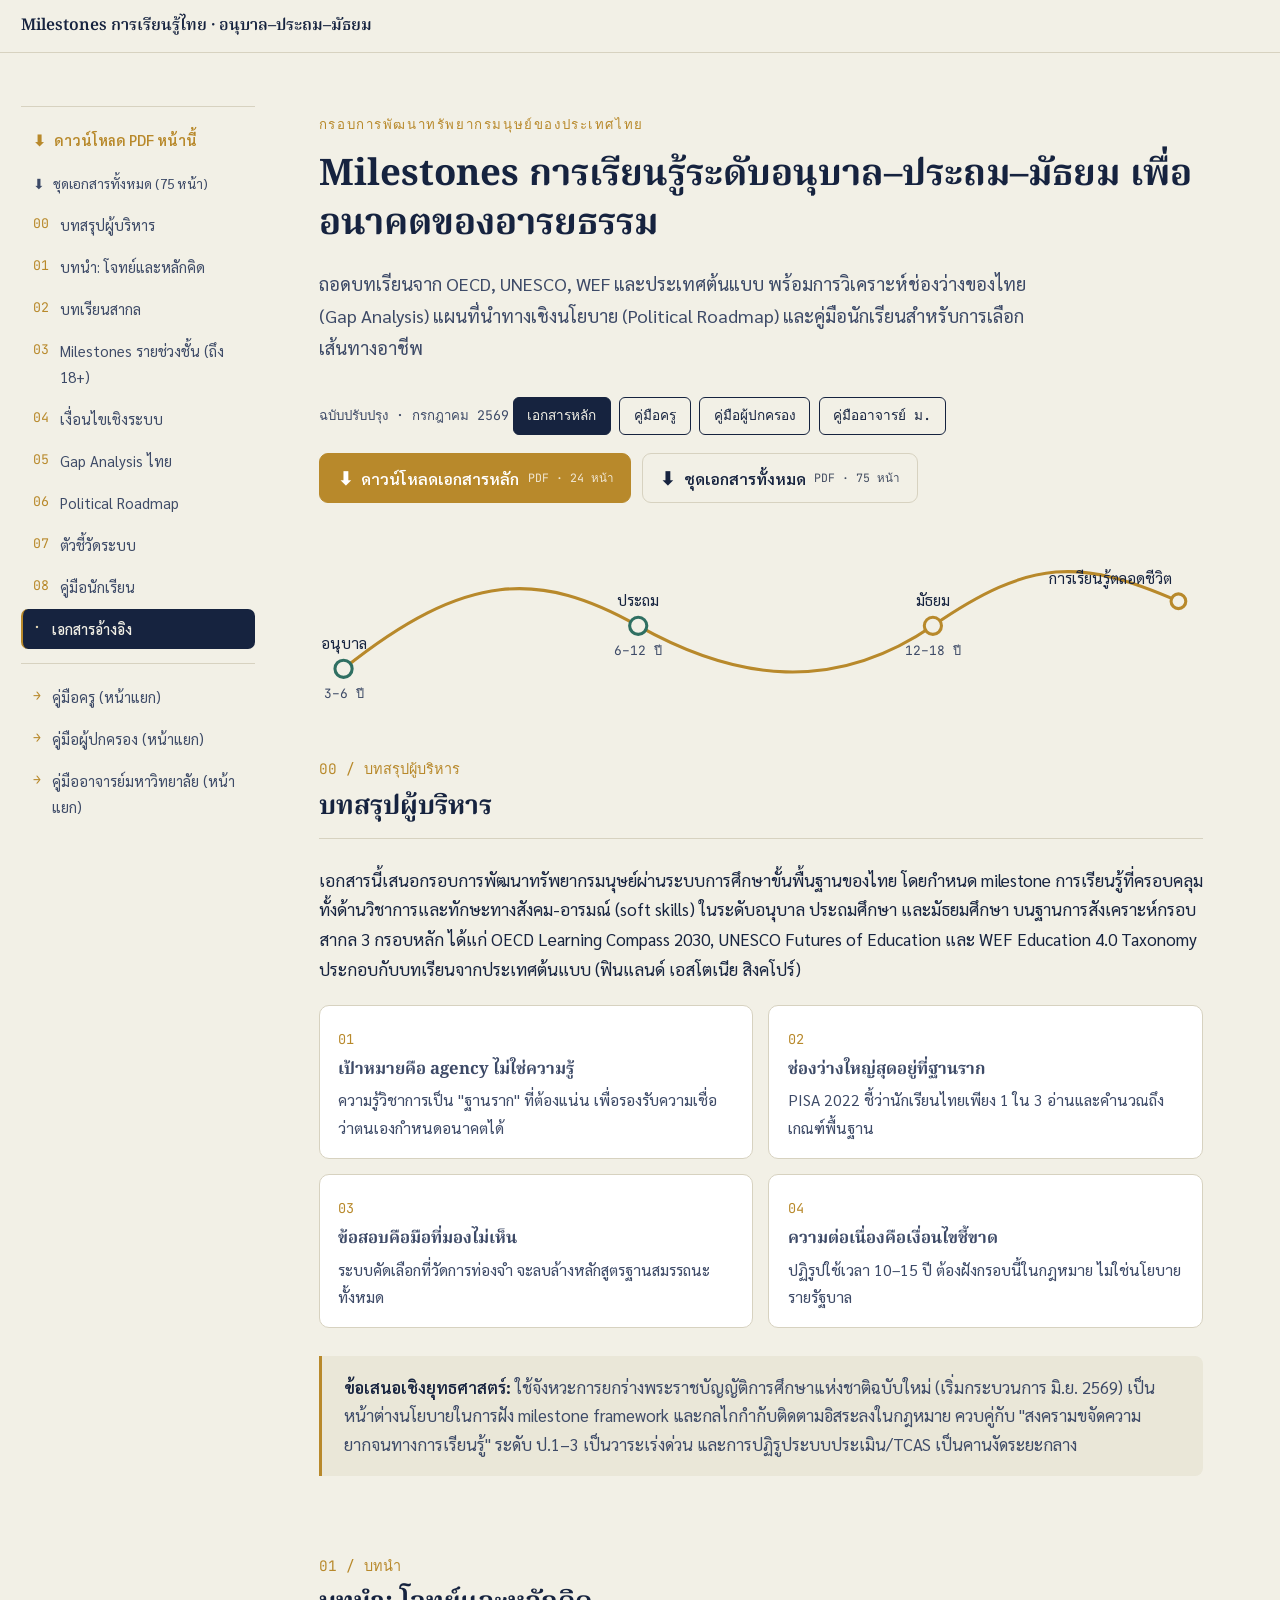
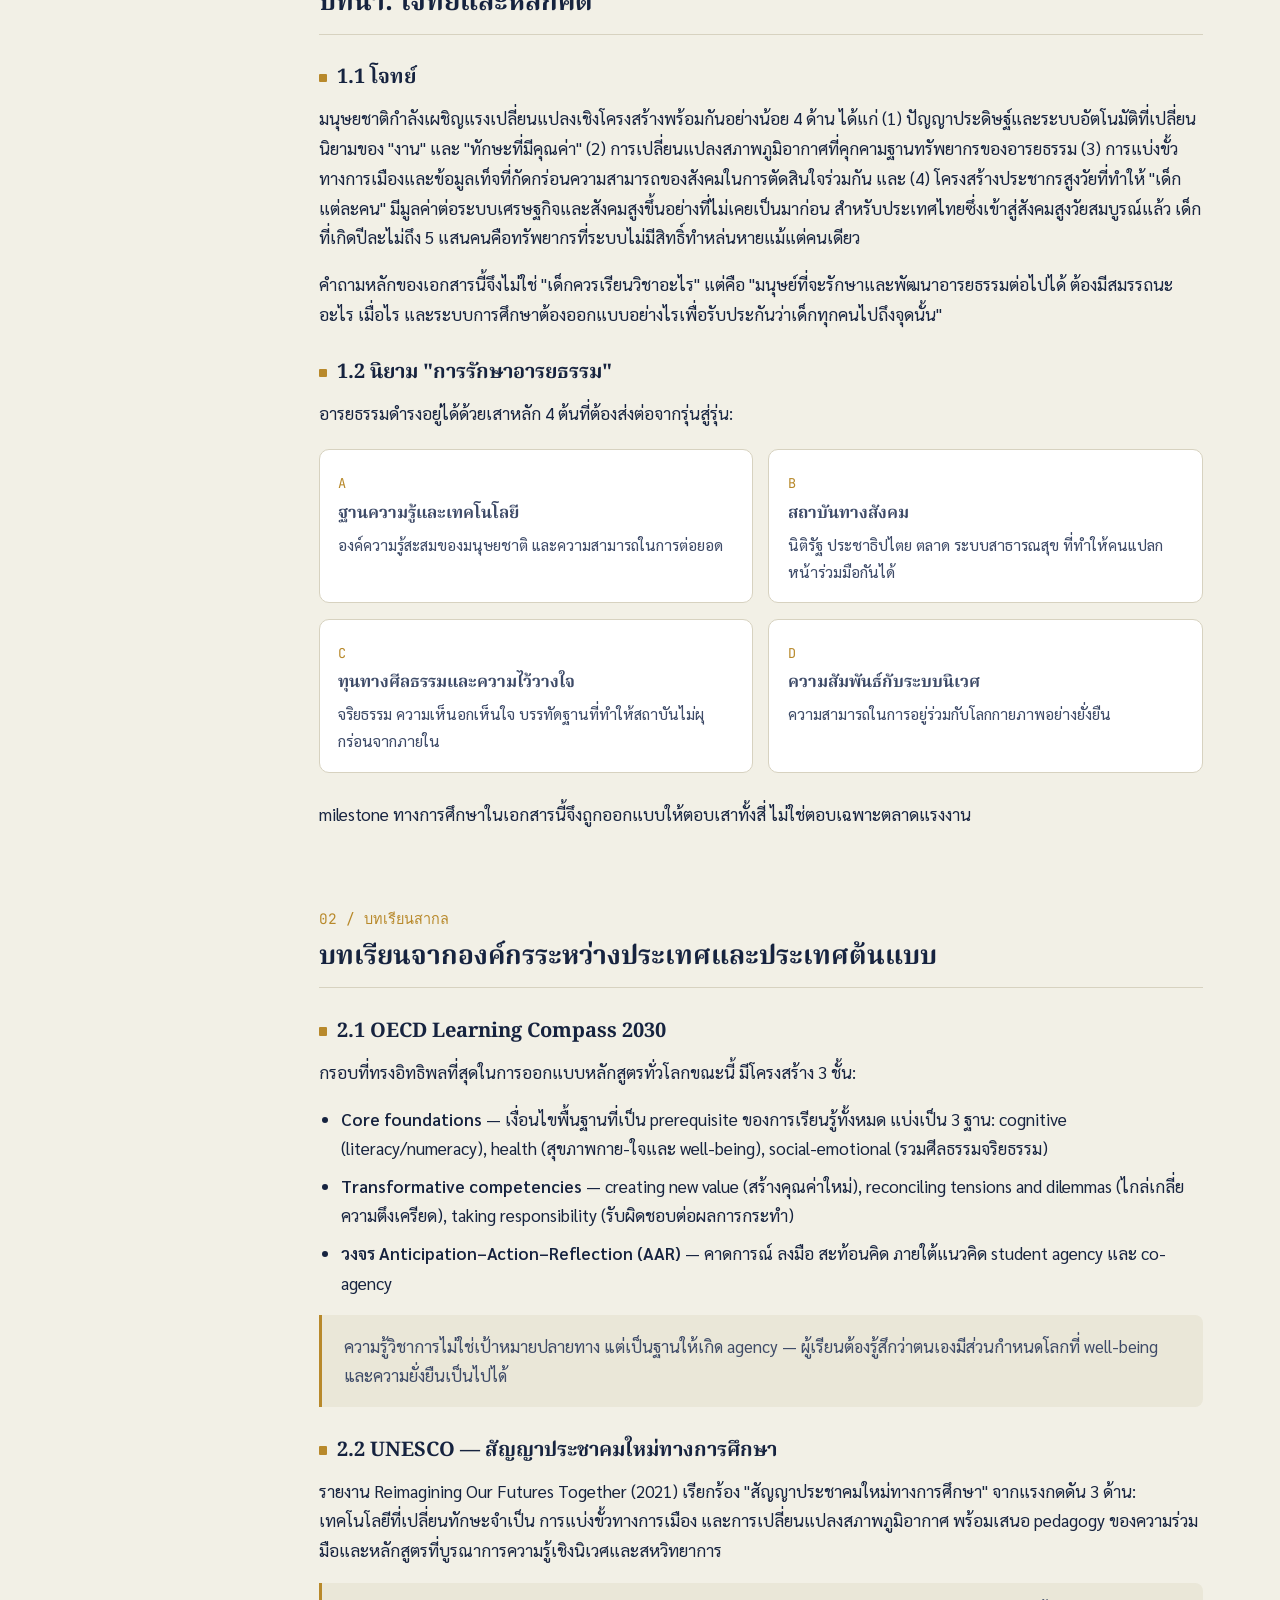
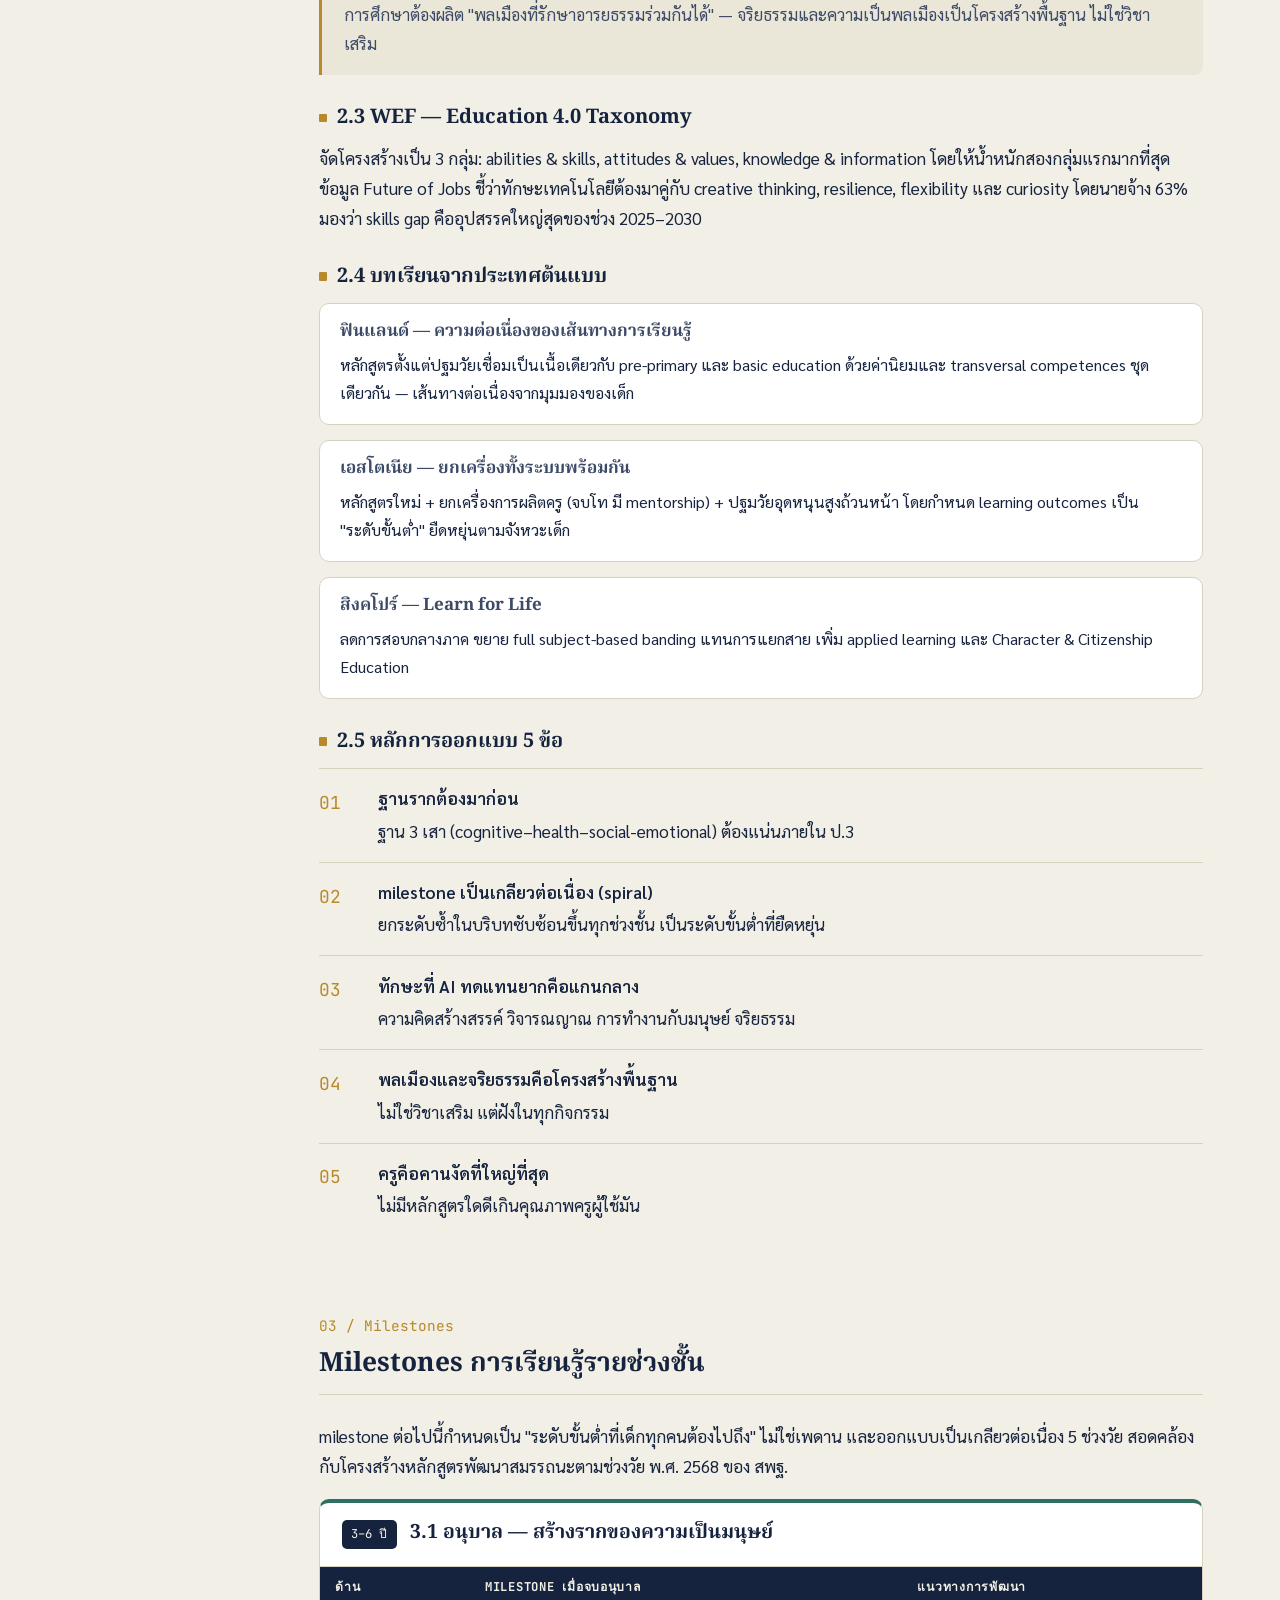
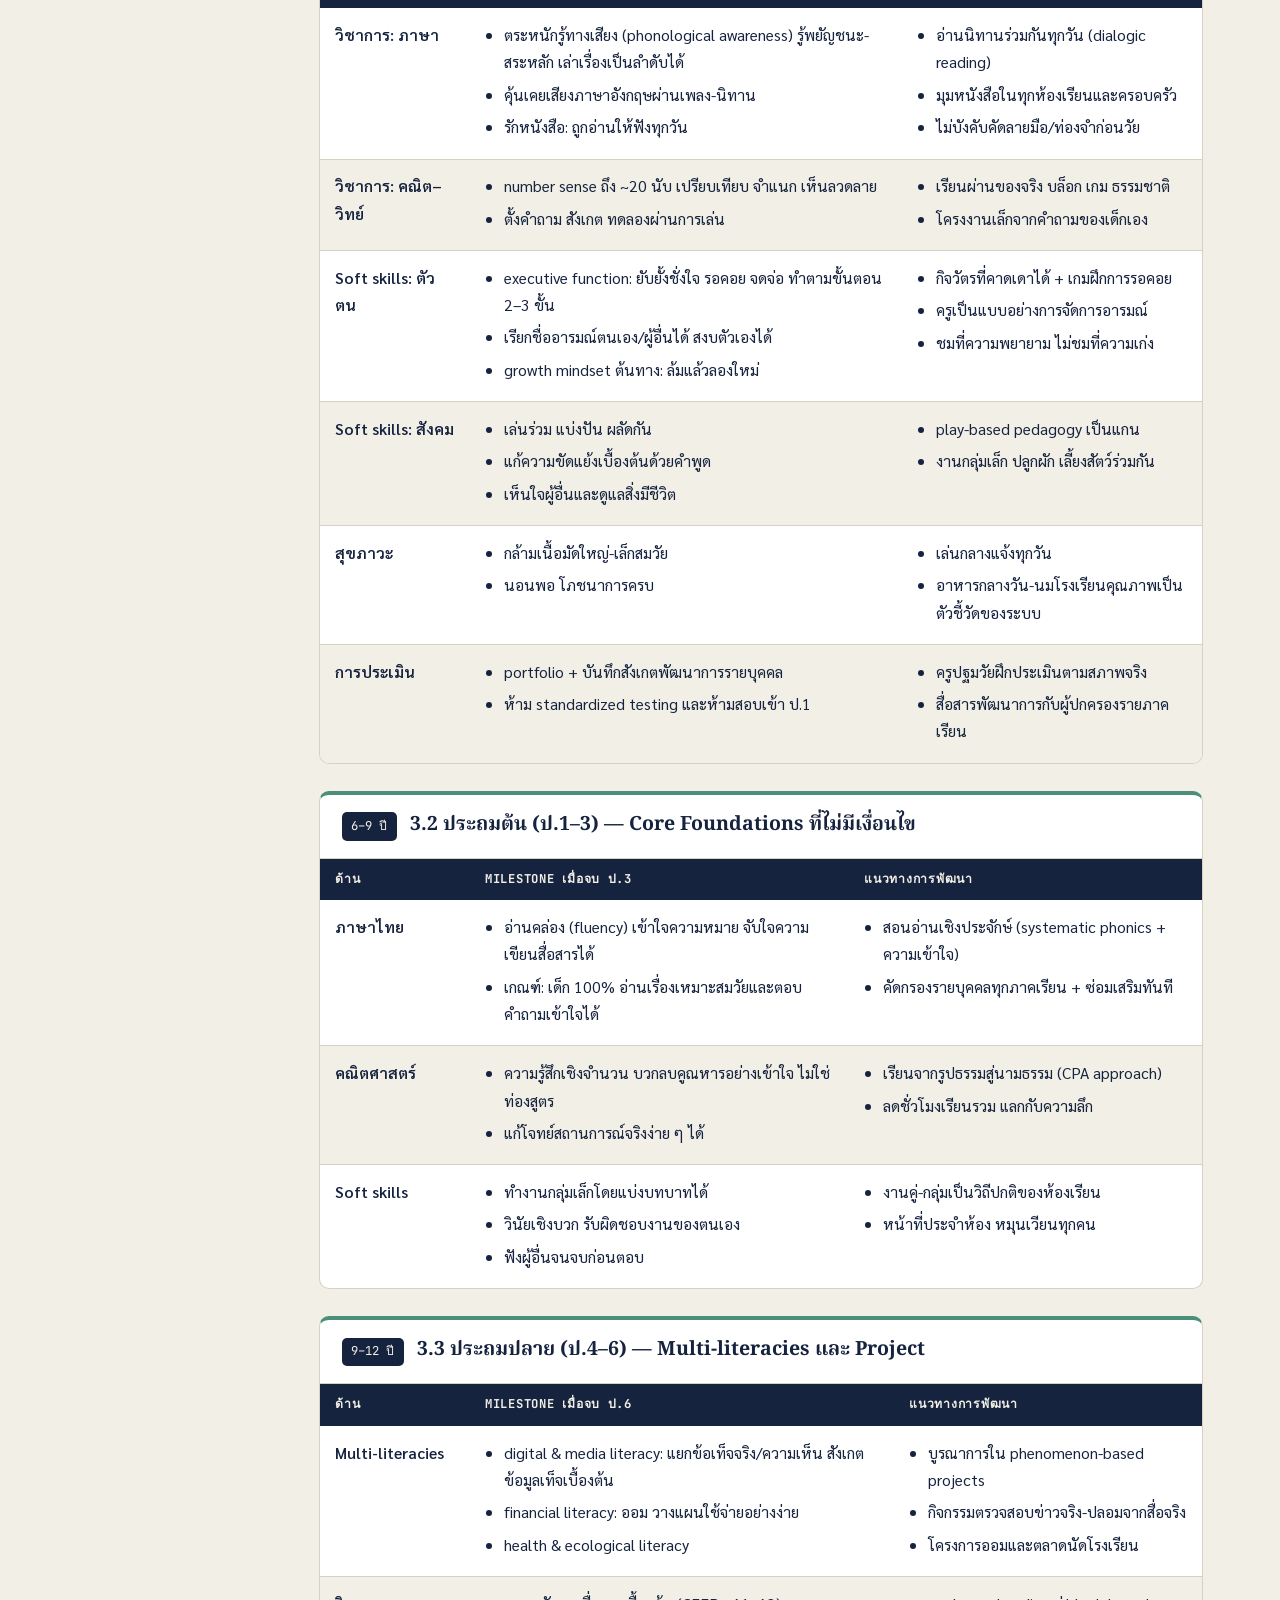
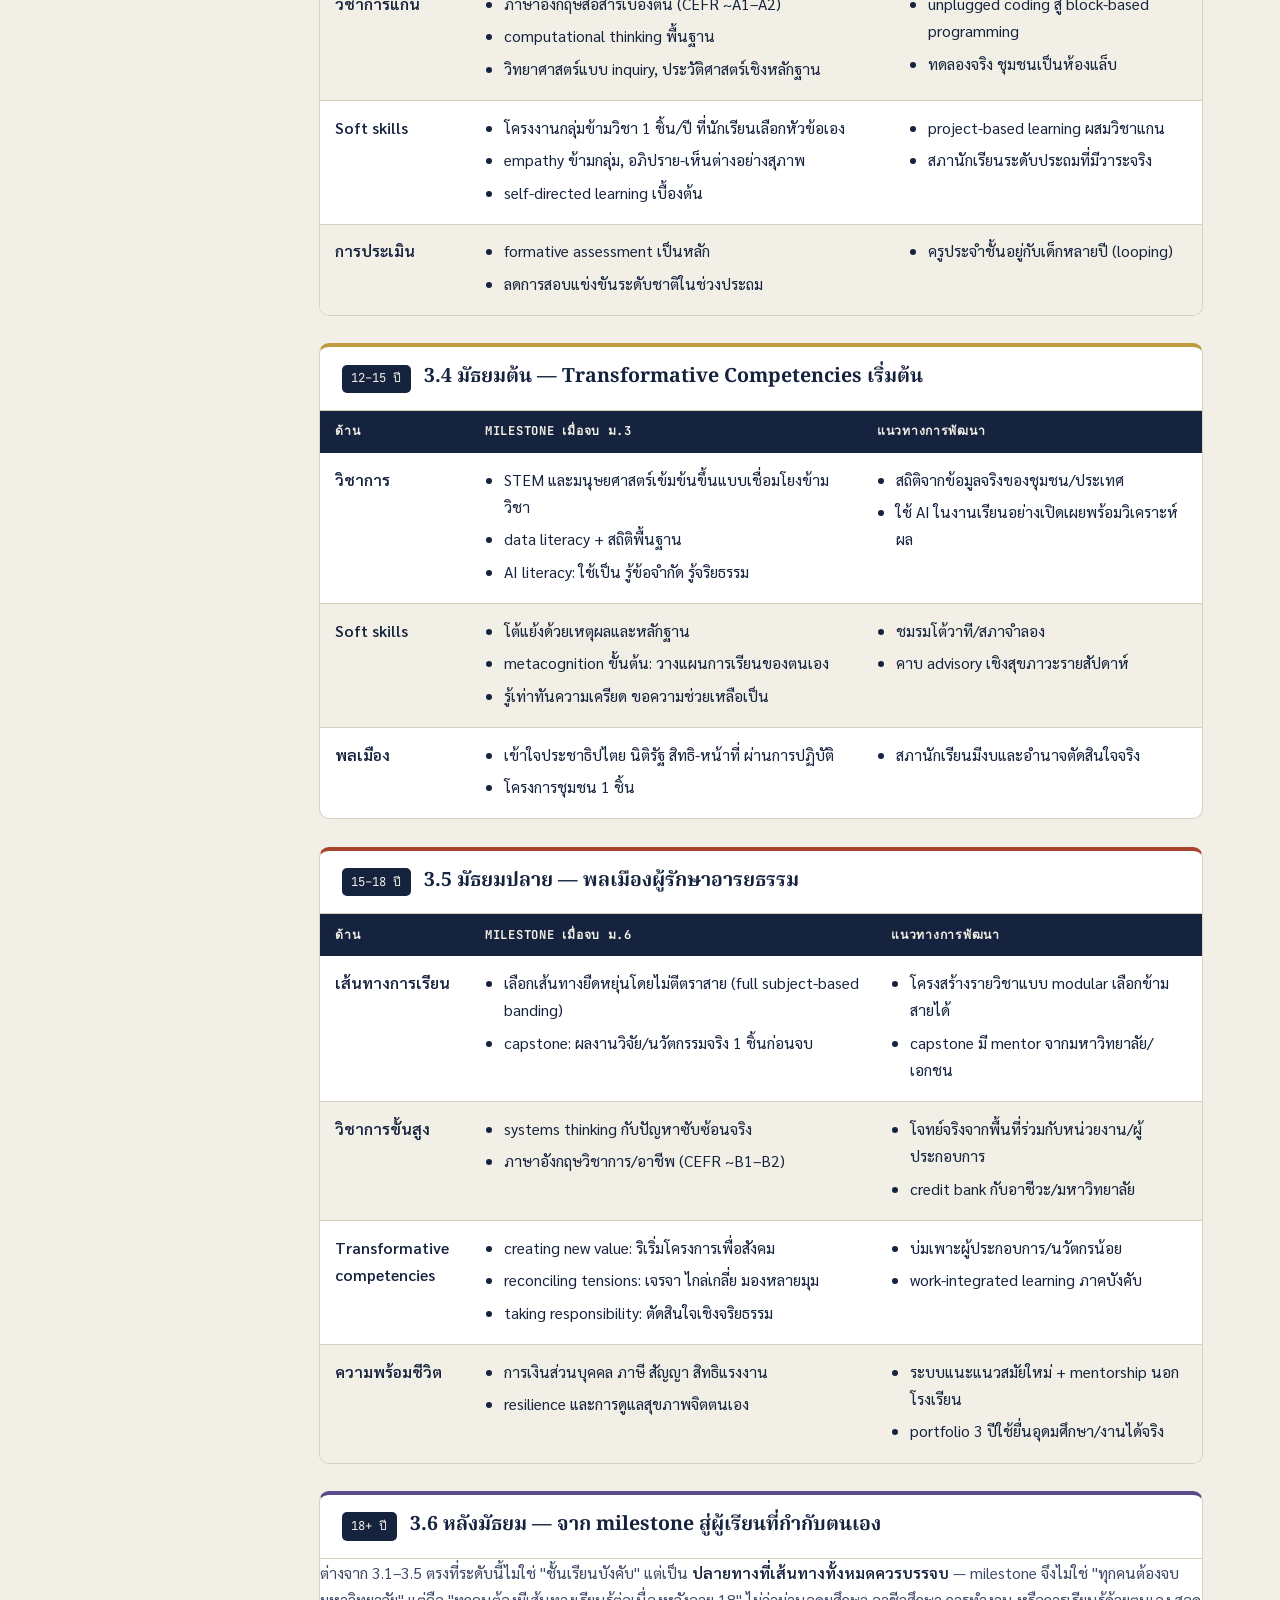
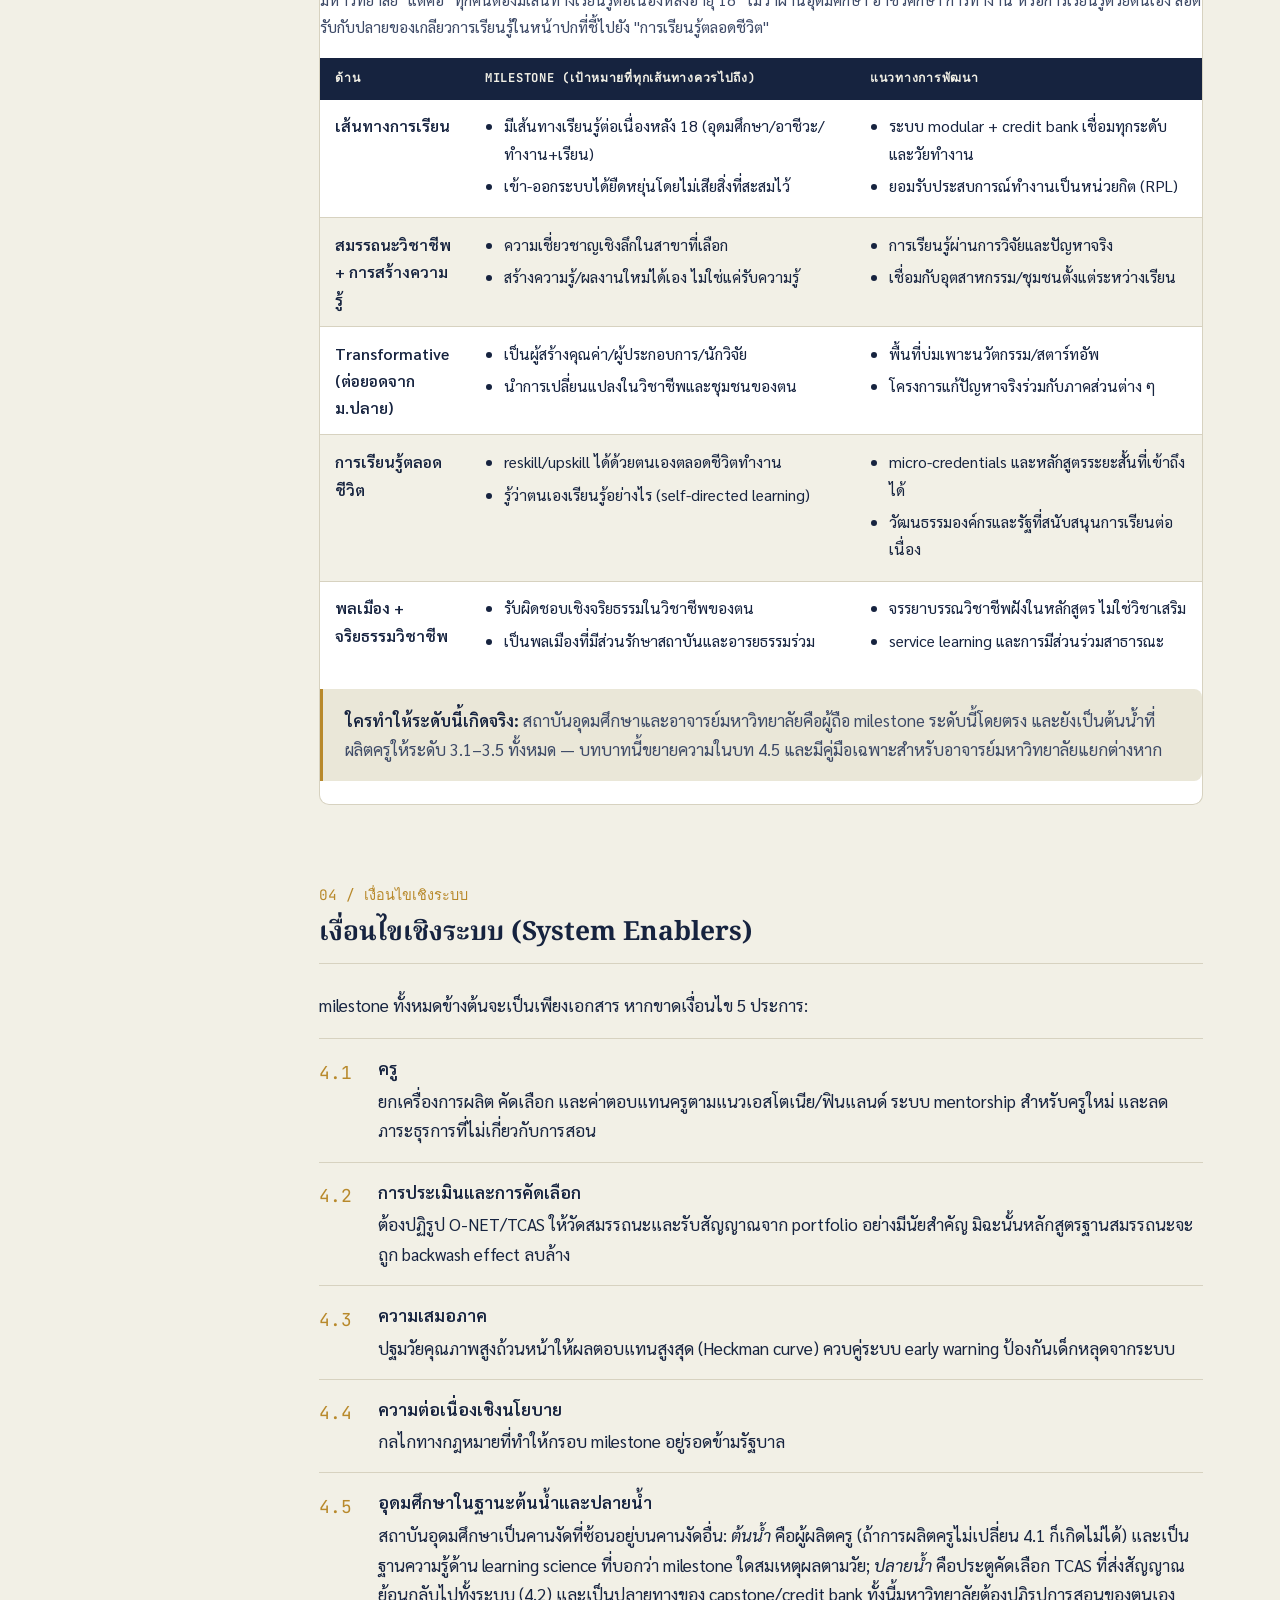
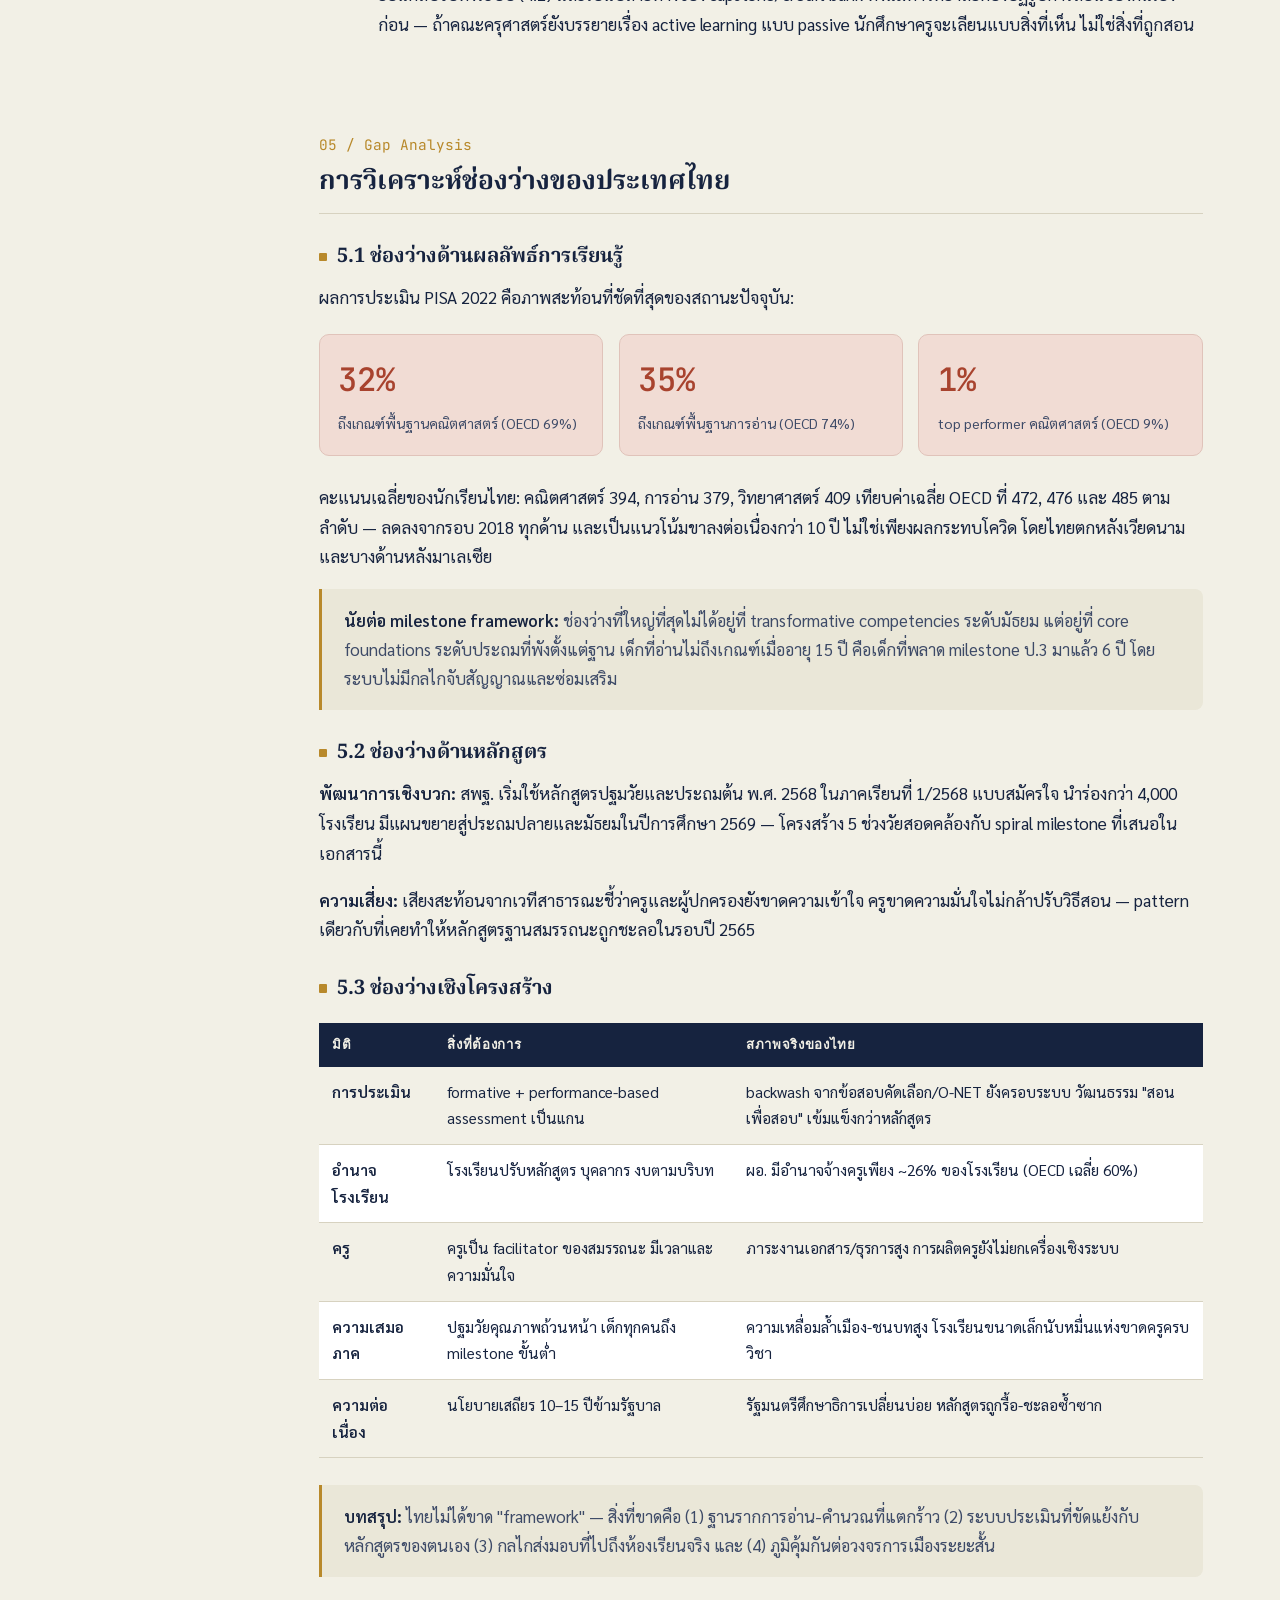
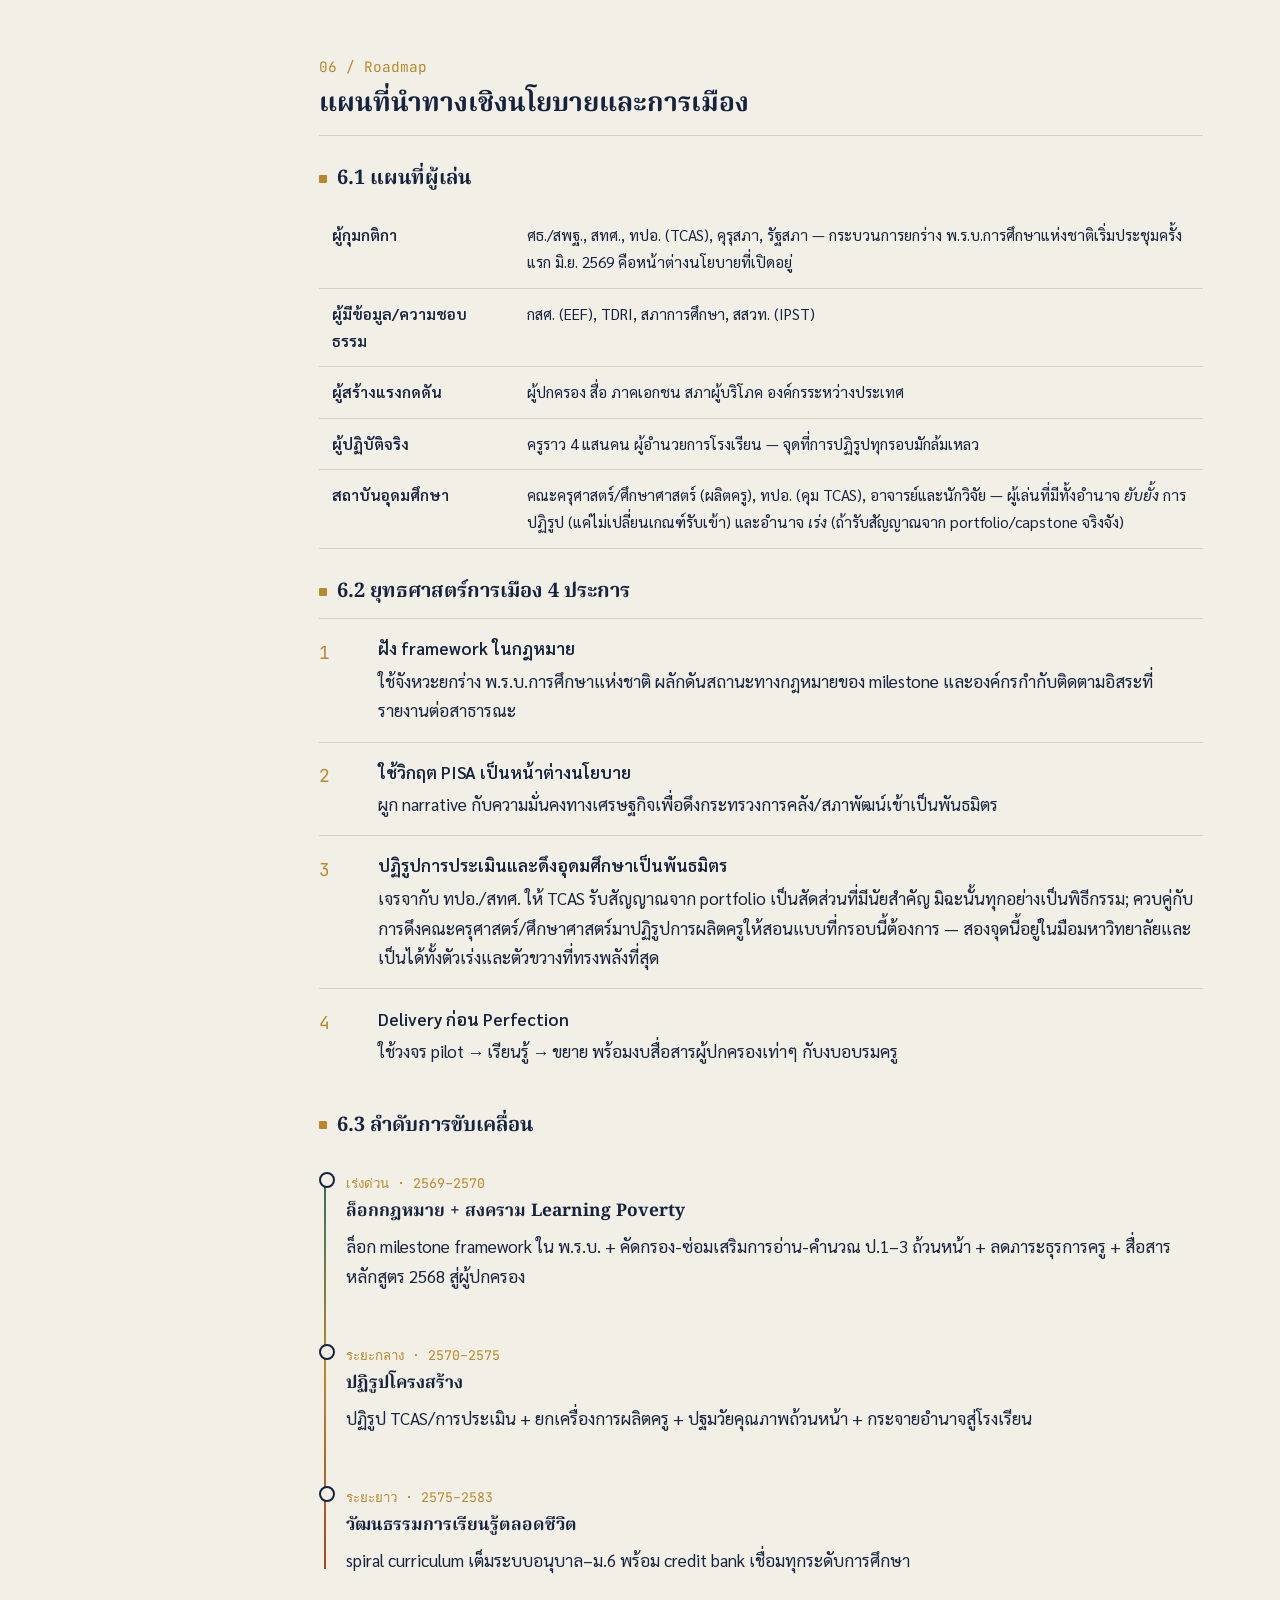
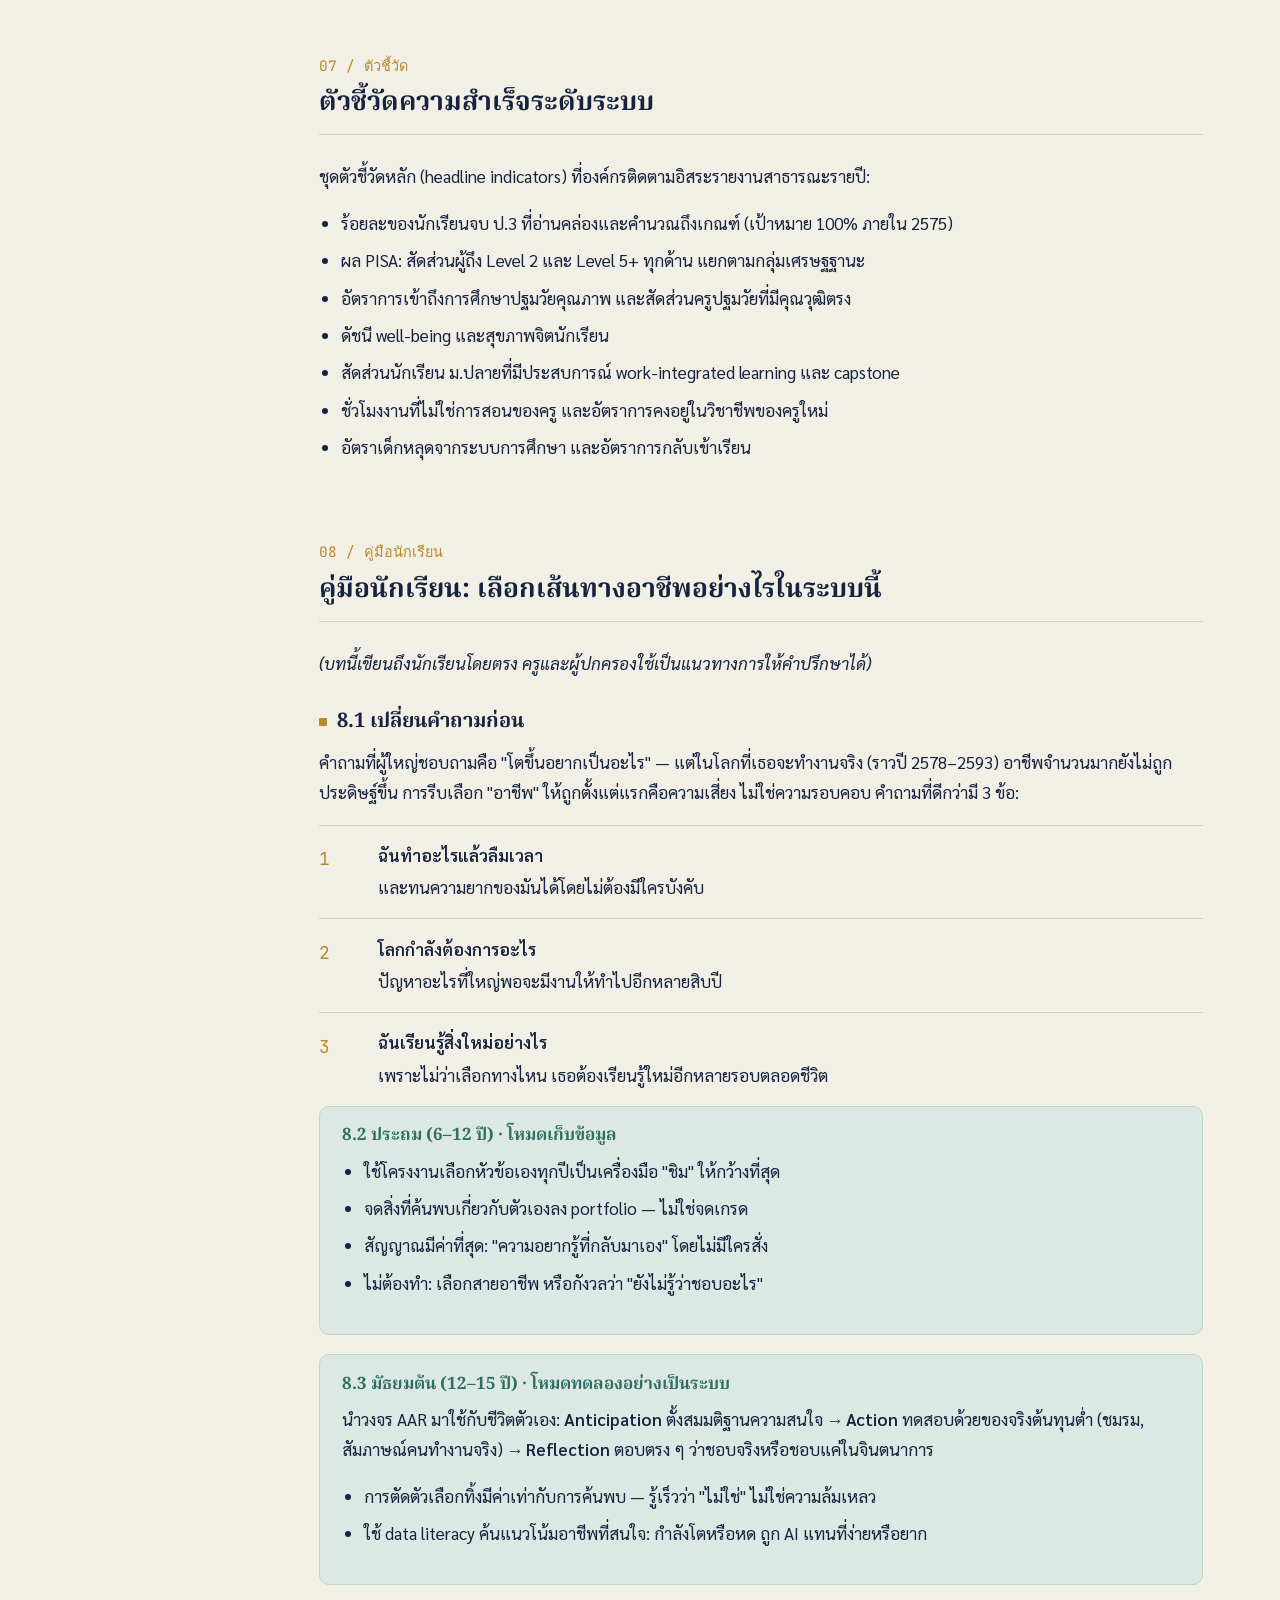
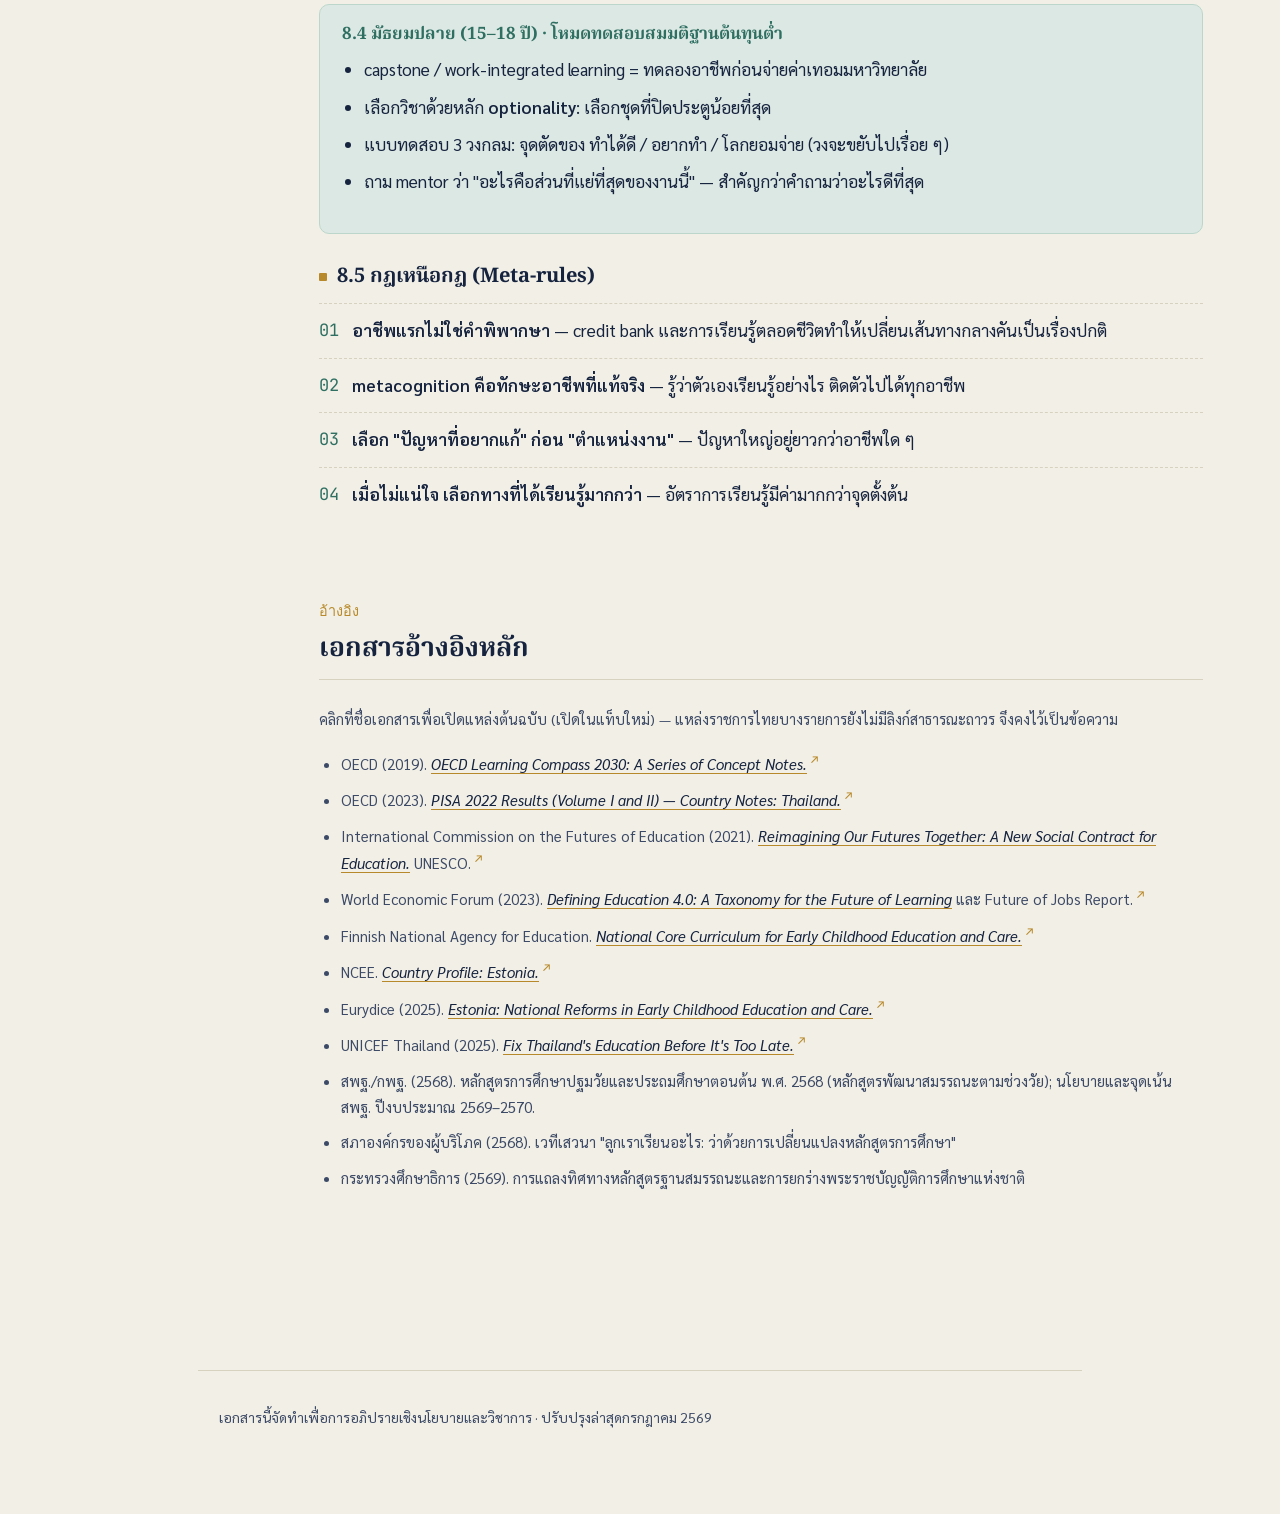
<file: index.html>
<!DOCTYPE html>
<html lang="th">
<head>
<meta charset="UTF-8">
<meta name="viewport" content="width=device-width, initial-scale=1.0">
<title>Milestones การเรียนรู้: อนุบาล–ประถม–มัธยม เพื่ออนาคตของอารยธรรม</title>
<meta name="description" content="กรอบการพัฒนาทรัพยากรมนุษย์ของประเทศไทย — Milestones การเรียนรู้รายช่วงชั้น, Gap Analysis, Political Roadmap และคู่มือนักเรียน">
<link rel="preconnect" href="https://fonts.googleapis.com">
<link rel="preconnect" href="https://fonts.gstatic.com" crossorigin>
<link href="https://fonts.googleapis.com/css2?family=Noto+Serif+Thai:wght@500;600;700&family=Sarabun:wght@300;400;500;600;700&family=JetBrains+Mono:wght@400;500&display=swap" rel="stylesheet">
<link rel="stylesheet" href="style.css">
</head>
<body>

<div id="progress"></div>

<div class="topbar">
  <span class="topbar__title">Milestones การเรียนรู้ไทย · อนุบาล–ประถม–มัธยม</span>
  <button class="topbar__toggle" id="tocToggle">สารบัญ ☰</button>
</div>

<div class="shell">
  <nav class="toc" id="toc">
    <ol>
      <li class="dl-toc"><a href="hrd-main.pdf" download="กรอบพัฒนาทรัพยากรมนุษย์-เอกสารหลัก.pdf"><span>⬇</span> ดาวน์โหลด PDF หน้านี้</a><a class="sub" href="hrd-complete.pdf" download="กรอบพัฒนาทรัพยากรมนุษย์-ชุดเอกสารฉบับสมบูรณ์.pdf"><span>⬇</span> ชุดเอกสารทั้งหมด (75 หน้า)</a></li>
      <li><a href="#exec"><span class="num">00</span> บทสรุปผู้บริหาร</a></li>
      <li><a href="#ch1"><span class="num">01</span> บทนำ: โจทย์และหลักคิด</a></li>
      <li><a href="#ch2"><span class="num">02</span> บทเรียนสากล</a></li>
      <li><a href="#ch3"><span class="num">03</span> Milestones รายช่วงชั้น (ถึง 18+)</a></li>
      <li><a href="#ch4"><span class="num">04</span> เงื่อนไขเชิงระบบ</a></li>
      <li><a href="#ch5"><span class="num">05</span> Gap Analysis ไทย</a></li>
      <li><a href="#ch6"><span class="num">06</span> Political Roadmap</a></li>
      <li><a href="#ch7"><span class="num">07</span> ตัวชี้วัดระบบ</a></li>
      <li><a href="#ch8"><span class="num">08</span> คู่มือนักเรียน</a></li>
      <li><a href="#refs"><span class="num">·</span> เอกสารอ้างอิง</a></li>
      <li style="margin-top:.8rem;border-top:1px solid var(--line);padding-top:.8rem;"><a href="teachers.html"><span class="num">→</span> คู่มือครู (หน้าแยก)</a></li>
      <li><a href="parents.html"><span class="num">→</span> คู่มือผู้ปกครอง (หน้าแยก)</a></li>
      <li><a href="university.html"><span class="num">→</span> คู่มืออาจารย์มหาวิทยาลัย (หน้าแยก)</a></li>
    </ol>
  </nav>

  <main>
    <div class="hero">
      <span class="eyebrow">กรอบการพัฒนาทรัพยากรมนุษย์ของประเทศไทย</span>
      <h1>Milestones การเรียนรู้ระดับอนุบาล–ประถม–มัธยม เพื่ออนาคตของอารยธรรม</h1>
      <p class="lede">ถอดบทเรียนจาก OECD, UNESCO, WEF และประเทศต้นแบบ พร้อมการวิเคราะห์ช่องว่างของไทย (Gap Analysis) แผนที่นำทางเชิงนโยบาย (Political Roadmap) และคู่มือนักเรียนสำหรับการเลือกเส้นทางอาชีพ</p>
      <span class="meta">ฉบับปรับปรุง · กรกฎาคม 2569</span>
      <div class="page-switch"><a class="current" href="index.html">เอกสารหลัก</a><a href="teachers.html">คู่มือครู</a><a href="parents.html">คู่มือผู้ปกครอง</a><a href="university.html">คู่มืออาจารย์ ม.</a></div>
      <div class="dl-bar">
        <a class="dl-btn dl-btn--primary" href="hrd-main.pdf" download="กรอบพัฒนาทรัพยากรมนุษย์-เอกสารหลัก.pdf"><span class="ic">⬇</span> ดาวน์โหลดเอกสารหลัก <small>PDF · 24 หน้า</small></a>
        <a class="dl-btn dl-btn--full" href="hrd-complete.pdf" download="กรอบพัฒนาทรัพยากรมนุษย์-ชุดเอกสารฉบับสมบูรณ์.pdf"><span class="ic">⬇</span> ชุดเอกสารทั้งหมด <small>PDF · 75 หน้า</small></a>
      </div>

      <div class="spine-wrap">
        <svg viewBox="0 0 720 130" aria-hidden="true">
          <path class="spine-path" d="M20,100 C 120,20 180,20 260,65 S 420,120 500,65 S 620,10 700,45" />
          <g class="spine-node foundation" transform="translate(20,100)">
            <circle r="7"/>
            <text class="spine-label" x="0" y="-16" text-anchor="middle">อนุบาล</text>
            <text class="spine-age" x="0" y="24" text-anchor="middle">3–6 ปี</text>
          </g>
          <g class="spine-node foundation" transform="translate(260,65)">
            <circle r="7"/>
            <text class="spine-label" x="0" y="-16" text-anchor="middle">ประถม</text>
            <text class="spine-age" x="0" y="24" text-anchor="middle">6–12 ปี</text>
          </g>
          <g class="spine-node transform" transform="translate(500,65)">
            <circle r="7"/>
            <text class="spine-label" x="0" y="-16" text-anchor="middle">มัธยม</text>
            <text class="spine-age" x="0" y="24" text-anchor="middle">12–18 ปี</text>
          </g>
          <g class="spine-node transform" transform="translate(700,45)">
            <circle r="6"/>
            <text class="spine-label" x="-5" y="-14" text-anchor="end">การเรียนรู้ตลอดชีวิต</text>
          </g>
        </svg>
      </div>
    </div>

    <!-- ===== EXEC SUMMARY ===== -->
    <section id="exec">
      <div class="chapter-head"><span class="num">00 / บทสรุปผู้บริหาร</span><h2>บทสรุปผู้บริหาร</h2></div>
      <p>เอกสารนี้เสนอกรอบการพัฒนาทรัพยากรมนุษย์ผ่านระบบการศึกษาขั้นพื้นฐานของไทย โดยกำหนด milestone การเรียนรู้ที่ครอบคลุมทั้งด้านวิชาการและทักษะทางสังคม-อารมณ์ (soft skills) ในระดับอนุบาล ประถมศึกษา และมัธยมศึกษา บนฐานการสังเคราะห์กรอบสากล 3 กรอบหลัก ได้แก่ OECD Learning Compass 2030, UNESCO Futures of Education และ WEF Education 4.0 Taxonomy ประกอบกับบทเรียนจากประเทศต้นแบบ (ฟินแลนด์ เอสโตเนีย สิงคโปร์)</p>

      <div class="pillars">
        <div class="pillar"><span class="num">01</span><h4>เป้าหมายคือ agency ไม่ใช่ความรู้</h4><p>ความรู้วิชาการเป็น "ฐานราก" ที่ต้องแน่น เพื่อรองรับความเชื่อว่าตนเองกำหนดอนาคตได้</p></div>
        <div class="pillar"><span class="num">02</span><h4>ช่องว่างใหญ่สุดอยู่ที่ฐานราก</h4><p>PISA 2022 ชี้ว่านักเรียนไทยเพียง 1 ใน 3 อ่านและคำนวณถึงเกณฑ์พื้นฐาน</p></div>
        <div class="pillar"><span class="num">03</span><h4>ข้อสอบคือมือที่มองไม่เห็น</h4><p>ระบบคัดเลือกที่วัดการท่องจำ จะลบล้างหลักสูตรฐานสมรรถนะทั้งหมด</p></div>
        <div class="pillar"><span class="num">04</span><h4>ความต่อเนื่องคือเงื่อนไขชี้ขาด</h4><p>ปฏิรูปใช้เวลา 10–15 ปี ต้องฝังกรอบนี้ในกฎหมาย ไม่ใช่นโยบายรายรัฐบาล</p></div>
      </div>

      <div class="lead-callout">
        <strong>ข้อเสนอเชิงยุทธศาสตร์:</strong> ใช้จังหวะการยกร่างพระราชบัญญัติการศึกษาแห่งชาติฉบับใหม่ (เริ่มกระบวนการ มิ.ย. 2569) เป็นหน้าต่างนโยบายในการฝัง milestone framework และกลไกกำกับติดตามอิสระลงในกฎหมาย ควบคู่กับ "สงครามขจัดความยากจนทางการเรียนรู้" ระดับ ป.1–3 เป็นวาระเร่งด่วน และการปฏิรูประบบประเมิน/TCAS เป็นคานงัดระยะกลาง
      </div>
    </section>

    <!-- ===== CH1 ===== -->
    <section id="ch1">
      <div class="chapter-head"><span class="num">01 / บทนำ</span><h2>บทนำ: โจทย์และหลักคิด</h2></div>

      <h3>1.1 โจทย์</h3>
      <p>มนุษยชาติกำลังเผชิญแรงเปลี่ยนแปลงเชิงโครงสร้างพร้อมกันอย่างน้อย 4 ด้าน ได้แก่ (1) ปัญญาประดิษฐ์และระบบอัตโนมัติที่เปลี่ยนนิยามของ "งาน" และ "ทักษะที่มีคุณค่า" (2) การเปลี่ยนแปลงสภาพภูมิอากาศที่คุกคามฐานทรัพยากรของอารยธรรม (3) การแบ่งขั้วทางการเมืองและข้อมูลเท็จที่กัดกร่อนความสามารถของสังคมในการตัดสินใจร่วมกัน และ (4) โครงสร้างประชากรสูงวัยที่ทำให้ "เด็กแต่ละคน" มีมูลค่าต่อระบบเศรษฐกิจและสังคมสูงขึ้นอย่างที่ไม่เคยเป็นมาก่อน สำหรับประเทศไทยซึ่งเข้าสู่สังคมสูงวัยสมบูรณ์แล้ว เด็กที่เกิดปีละไม่ถึง 5 แสนคนคือทรัพยากรที่ระบบไม่มีสิทธิ์ทำหล่นหายแม้แต่คนเดียว</p>
      <p>คำถามหลักของเอกสารนี้จึงไม่ใช่ "เด็กควรเรียนวิชาอะไร" แต่คือ "มนุษย์ที่จะรักษาและพัฒนาอารยธรรมต่อไปได้ ต้องมีสมรรถนะอะไร เมื่อไร และระบบการศึกษาต้องออกแบบอย่างไรเพื่อรับประกันว่าเด็กทุกคนไปถึงจุดนั้น"</p>

      <h3>1.2 นิยาม "การรักษาอารยธรรม"</h3>
      <p>อารยธรรมดำรงอยู่ได้ด้วยเสาหลัก 4 ต้นที่ต้องส่งต่อจากรุ่นสู่รุ่น:</p>
      <div class="pillars">
        <div class="pillar"><span class="num">A</span><h4>ฐานความรู้และเทคโนโลยี</h4><p>องค์ความรู้สะสมของมนุษยชาติ และความสามารถในการต่อยอด</p></div>
        <div class="pillar"><span class="num">B</span><h4>สถาบันทางสังคม</h4><p>นิติรัฐ ประชาธิปไตย ตลาด ระบบสาธารณสุข ที่ทำให้คนแปลกหน้าร่วมมือกันได้</p></div>
        <div class="pillar"><span class="num">C</span><h4>ทุนทางศีลธรรมและความไว้วางใจ</h4><p>จริยธรรม ความเห็นอกเห็นใจ บรรทัดฐานที่ทำให้สถาบันไม่ผุกร่อนจากภายใน</p></div>
        <div class="pillar"><span class="num">D</span><h4>ความสัมพันธ์กับระบบนิเวศ</h4><p>ความสามารถในการอยู่ร่วมกับโลกกายภาพอย่างยั่งยืน</p></div>
      </div>
      <p>milestone ทางการศึกษาในเอกสารนี้จึงถูกออกแบบให้ตอบเสาทั้งสี่ ไม่ใช่ตอบเฉพาะตลาดแรงงาน</p>
    </section>

    <!-- ===== CH2 ===== -->
    <section id="ch2">
      <div class="chapter-head"><span class="num">02 / บทเรียนสากล</span><h2>บทเรียนจากองค์กรระหว่างประเทศและประเทศต้นแบบ</h2></div>

      <h3>2.1 OECD Learning Compass 2030</h3>
      <p>กรอบที่ทรงอิทธิพลที่สุดในการออกแบบหลักสูตรทั่วโลกขณะนี้ มีโครงสร้าง 3 ชั้น:</p>
      <ul>
        <li><strong>Core foundations</strong> — เงื่อนไขพื้นฐานที่เป็น prerequisite ของการเรียนรู้ทั้งหมด แบ่งเป็น 3 ฐาน: cognitive (literacy/numeracy), health (สุขภาพกาย-ใจและ well-being), social-emotional (รวมศีลธรรมจริยธรรม)</li>
        <li><strong>Transformative competencies</strong> — creating new value (สร้างคุณค่าใหม่), reconciling tensions and dilemmas (ไกล่เกลี่ยความตึงเครียด), taking responsibility (รับผิดชอบต่อผลการกระทำ)</li>
        <li><strong>วงจร Anticipation–Action–Reflection (AAR)</strong> — คาดการณ์ ลงมือ สะท้อนคิด ภายใต้แนวคิด student agency และ co-agency</li>
      </ul>
      <div class="lead-callout">ความรู้วิชาการไม่ใช่เป้าหมายปลายทาง แต่เป็นฐานให้เกิด agency — ผู้เรียนต้องรู้สึกว่าตนเองมีส่วนกำหนดโลกที่ well-being และความยั่งยืนเป็นไปได้</div>

      <h3>2.2 UNESCO — สัญญาประชาคมใหม่ทางการศึกษา</h3>
      <p>รายงาน Reimagining Our Futures Together (2021) เรียกร้อง "สัญญาประชาคมใหม่ทางการศึกษา" จากแรงกดดัน 3 ด้าน: เทคโนโลยีที่เปลี่ยนทักษะจำเป็น การแบ่งขั้วทางการเมือง และการเปลี่ยนแปลงสภาพภูมิอากาศ พร้อมเสนอ pedagogy ของความร่วมมือและหลักสูตรที่บูรณาการความรู้เชิงนิเวศและสหวิทยาการ</p>
      <div class="lead-callout">การศึกษาต้องผลิต "พลเมืองที่รักษาอารยธรรมร่วมกันได้" — จริยธรรมและความเป็นพลเมืองเป็นโครงสร้างพื้นฐาน ไม่ใช่วิชาเสริม</div>

      <h3>2.3 WEF — Education 4.0 Taxonomy</h3>
      <p>จัดโครงสร้างเป็น 3 กลุ่ม: abilities & skills, attitudes & values, knowledge & information โดยให้น้ำหนักสองกลุ่มแรกมากที่สุด ข้อมูล Future of Jobs ชี้ว่าทักษะเทคโนโลยีต้องมาคู่กับ creative thinking, resilience, flexibility และ curiosity โดยนายจ้าง 63% มองว่า skills gap คืออุปสรรคใหญ่สุดของช่วง 2025–2030</p>

      <h3>2.4 บทเรียนจากประเทศต้นแบบ</h3>
      <div class="country-card"><h4>ฟินแลนด์ — ความต่อเนื่องของเส้นทางการเรียนรู้</h4><p>หลักสูตรตั้งแต่ปฐมวัยเชื่อมเป็นเนื้อเดียวกับ pre-primary และ basic education ด้วยค่านิยมและ transversal competences ชุดเดียวกัน — เส้นทางต่อเนื่องจากมุมมองของเด็ก</p></div>
      <div class="country-card"><h4>เอสโตเนีย — ยกเครื่องทั้งระบบพร้อมกัน</h4><p>หลักสูตรใหม่ + ยกเครื่องการผลิตครู (จบโท มี mentorship) + ปฐมวัยอุดหนุนสูงถ้วนหน้า โดยกำหนด learning outcomes เป็น "ระดับขั้นต่ำ" ยืดหยุ่นตามจังหวะเด็ก</p></div>
      <div class="country-card"><h4>สิงคโปร์ — Learn for Life</h4><p>ลดการสอบกลางภาค ขยาย full subject-based banding แทนการแยกสาย เพิ่ม applied learning และ Character & Citizenship Education</p></div>

      <h3>2.5 หลักการออกแบบ 5 ข้อ</h3>
      <div class="principle"><span class="idx">01</span><div><strong>ฐานรากต้องมาก่อน</strong>ฐาน 3 เสา (cognitive–health–social-emotional) ต้องแน่นภายใน ป.3</div></div>
      <div class="principle"><span class="idx">02</span><div><strong>milestone เป็นเกลียวต่อเนื่อง (spiral)</strong>ยกระดับซ้ำในบริบทซับซ้อนขึ้นทุกช่วงชั้น เป็นระดับขั้นต่ำที่ยืดหยุ่น</div></div>
      <div class="principle"><span class="idx">03</span><div><strong>ทักษะที่ AI ทดแทนยากคือแกนกลาง</strong>ความคิดสร้างสรรค์ วิจารณญาณ การทำงานกับมนุษย์ จริยธรรม</div></div>
      <div class="principle"><span class="idx">04</span><div><strong>พลเมืองและจริยธรรมคือโครงสร้างพื้นฐาน</strong>ไม่ใช่วิชาเสริม แต่ฝังในทุกกิจกรรม</div></div>
      <div class="principle"><span class="idx">05</span><div><strong>ครูคือคานงัดที่ใหญ่ที่สุด</strong>ไม่มีหลักสูตรใดดีเกินคุณภาพครูผู้ใช้มัน</div></div>
    </section>

    <!-- ===== CH3 ===== -->
    <section id="ch3">
      <div class="chapter-head"><span class="num">03 / Milestones</span><h2>Milestones การเรียนรู้รายช่วงชั้น</h2></div>
      <p>milestone ต่อไปนี้กำหนดเป็น "ระดับขั้นต่ำที่เด็กทุกคนต้องไปถึง" ไม่ใช่เพดาน และออกแบบเป็นเกลียวต่อเนื่อง 5 ช่วงวัย สอดคล้องกับโครงสร้างหลักสูตรพัฒนาสมรรถนะตามช่วงวัย พ.ศ. 2568 ของ สพฐ.</p>

      <div class="age-card age-card--kinder">
        <div class="age-card__head"><span class="badge">3–6 ปี</span><h3>3.1 อนุบาล — สร้างรากของความเป็นมนุษย์</h3></div>
        <table class="mtbl">
          <thead><tr><th>ด้าน</th><th>Milestone เมื่อจบอนุบาล</th><th>แนวทางการพัฒนา</th></tr></thead>
          <tbody>
            <tr><td data-th="ด้าน">วิชาการ: ภาษา</td><td data-th="Milestone"><ul><li>ตระหนักรู้ทางเสียง (phonological awareness) รู้พยัญชนะ-สระหลัก เล่าเรื่องเป็นลำดับได้</li><li>คุ้นเคยเสียงภาษาอังกฤษผ่านเพลง-นิทาน</li><li>รักหนังสือ: ถูกอ่านให้ฟังทุกวัน</li></ul></td><td data-th="แนวทาง"><ul><li>อ่านนิทานร่วมกันทุกวัน (dialogic reading)</li><li>มุมหนังสือในทุกห้องเรียนและครอบครัว</li><li>ไม่บังคับคัดลายมือ/ท่องจำก่อนวัย</li></ul></td></tr>
            <tr><td data-th="ด้าน">วิชาการ: คณิต–วิทย์</td><td data-th="Milestone"><ul><li>number sense ถึง ~20 นับ เปรียบเทียบ จำแนก เห็นลวดลาย</li><li>ตั้งคำถาม สังเกต ทดลองผ่านการเล่น</li></ul></td><td data-th="แนวทาง"><ul><li>เรียนผ่านของจริง บล็อก เกม ธรรมชาติ</li><li>โครงงานเล็กจากคำถามของเด็กเอง</li></ul></td></tr>
            <tr><td data-th="ด้าน">Soft skills: ตัวตน</td><td data-th="Milestone"><ul><li>executive function: ยับยั้งชั่งใจ รอคอย จดจ่อ ทำตามขั้นตอน 2–3 ขั้น</li><li>เรียกชื่ออารมณ์ตนเอง/ผู้อื่นได้ สงบตัวเองได้</li><li>growth mindset ต้นทาง: ล้มแล้วลองใหม่</li></ul></td><td data-th="แนวทาง"><ul><li>กิจวัตรที่คาดเดาได้ + เกมฝึกการรอคอย</li><li>ครูเป็นแบบอย่างการจัดการอารมณ์</li><li>ชมที่ความพยายาม ไม่ชมที่ความเก่ง</li></ul></td></tr>
            <tr><td data-th="ด้าน">Soft skills: สังคม</td><td data-th="Milestone"><ul><li>เล่นร่วม แบ่งปัน ผลัดกัน</li><li>แก้ความขัดแย้งเบื้องต้นด้วยคำพูด</li><li>เห็นใจผู้อื่นและดูแลสิ่งมีชีวิต</li></ul></td><td data-th="แนวทาง"><ul><li>play-based pedagogy เป็นแกน</li><li>งานกลุ่มเล็ก ปลูกผัก เลี้ยงสัตว์ร่วมกัน</li></ul></td></tr>
            <tr><td data-th="ด้าน">สุขภาวะ</td><td data-th="Milestone"><ul><li>กล้ามเนื้อมัดใหญ่-เล็กสมวัย</li><li>นอนพอ โภชนาการครบ</li></ul></td><td data-th="แนวทาง"><ul><li>เล่นกลางแจ้งทุกวัน</li><li>อาหารกลางวัน-นมโรงเรียนคุณภาพเป็นตัวชี้วัดของระบบ</li></ul></td></tr>
            <tr><td data-th="ด้าน">การประเมิน</td><td data-th="Milestone"><ul><li>portfolio + บันทึกสังเกตพัฒนาการรายบุคคล</li><li>ห้าม standardized testing และห้ามสอบเข้า ป.1</li></ul></td><td data-th="แนวทาง"><ul><li>ครูปฐมวัยฝึกประเมินตามสภาพจริง</li><li>สื่อสารพัฒนาการกับผู้ปกครองรายภาคเรียน</li></ul></td></tr>
          </tbody>
        </table>
      </div>

      <div class="age-card age-card--early">
        <div class="age-card__head"><span class="badge">6–9 ปี</span><h3>3.2 ประถมต้น (ป.1–3) — Core Foundations ที่ไม่มีเงื่อนไข</h3></div>
        <table class="mtbl">
          <thead><tr><th>ด้าน</th><th>Milestone เมื่อจบ ป.3</th><th>แนวทางการพัฒนา</th></tr></thead>
          <tbody>
            <tr><td data-th="ด้าน">ภาษาไทย</td><td data-th="Milestone"><ul><li>อ่านคล่อง (fluency) เข้าใจความหมาย จับใจความ เขียนสื่อสารได้</li><li>เกณฑ์: เด็ก 100% อ่านเรื่องเหมาะสมวัยและตอบคำถามเข้าใจได้</li></ul></td><td data-th="แนวทาง"><ul><li>สอนอ่านเชิงประจักษ์ (systematic phonics + ความเข้าใจ)</li><li>คัดกรองรายบุคคลทุกภาคเรียน + ซ่อมเสริมทันที</li></ul></td></tr>
            <tr><td data-th="ด้าน">คณิตศาสตร์</td><td data-th="Milestone"><ul><li>ความรู้สึกเชิงจำนวน บวกลบคูณหารอย่างเข้าใจ ไม่ใช่ท่องสูตร</li><li>แก้โจทย์สถานการณ์จริงง่าย ๆ ได้</li></ul></td><td data-th="แนวทาง"><ul><li>เรียนจากรูปธรรมสู่นามธรรม (CPA approach)</li><li>ลดชั่วโมงเรียนรวม แลกกับความลึก</li></ul></td></tr>
            <tr><td data-th="ด้าน">Soft skills</td><td data-th="Milestone"><ul><li>ทำงานกลุ่มเล็กโดยแบ่งบทบาทได้</li><li>วินัยเชิงบวก รับผิดชอบงานของตนเอง</li><li>ฟังผู้อื่นจนจบก่อนตอบ</li></ul></td><td data-th="แนวทาง"><ul><li>งานคู่-กลุ่มเป็นวิถีปกติของห้องเรียน</li><li>หน้าที่ประจำห้อง หมุนเวียนทุกคน</li></ul></td></tr>
          </tbody>
        </table>
      </div>

      <div class="age-card age-card--early">
        <div class="age-card__head"><span class="badge">9–12 ปี</span><h3>3.3 ประถมปลาย (ป.4–6) — Multi-literacies และ Project</h3></div>
        <table class="mtbl">
          <thead><tr><th>ด้าน</th><th>Milestone เมื่อจบ ป.6</th><th>แนวทางการพัฒนา</th></tr></thead>
          <tbody>
            <tr><td data-th="ด้าน">Multi-literacies</td><td data-th="Milestone"><ul><li>digital & media literacy: แยกข้อเท็จจริง/ความเห็น สังเกตข้อมูลเท็จเบื้องต้น</li><li>financial literacy: ออม วางแผนใช้จ่ายอย่างง่าย</li><li>health & ecological literacy</li></ul></td><td data-th="แนวทาง"><ul><li>บูรณาการใน phenomenon-based projects</li><li>กิจกรรมตรวจสอบข่าวจริง-ปลอมจากสื่อจริง</li><li>โครงการออมและตลาดนัดโรงเรียน</li></ul></td></tr>
            <tr><td data-th="ด้าน">วิชาการแกน</td><td data-th="Milestone"><ul><li>ภาษาอังกฤษสื่อสารเบื้องต้น (CEFR ~A1–A2)</li><li>computational thinking พื้นฐาน</li><li>วิทยาศาสตร์แบบ inquiry, ประวัติศาสตร์เชิงหลักฐาน</li></ul></td><td data-th="แนวทาง"><ul><li>unplugged coding สู่ block-based programming</li><li>ทดลองจริง ชุมชนเป็นห้องแล็บ</li></ul></td></tr>
            <tr><td data-th="ด้าน">Soft skills</td><td data-th="Milestone"><ul><li>โครงงานกลุ่มข้ามวิชา 1 ชิ้น/ปี ที่นักเรียนเลือกหัวข้อเอง</li><li>empathy ข้ามกลุ่ม, อภิปราย-เห็นต่างอย่างสุภาพ</li><li>self-directed learning เบื้องต้น</li></ul></td><td data-th="แนวทาง"><ul><li>project-based learning ผสมวิชาแกน</li><li>สภานักเรียนระดับประถมที่มีวาระจริง</li></ul></td></tr>
            <tr><td data-th="ด้าน">การประเมิน</td><td data-th="Milestone"><ul><li>formative assessment เป็นหลัก</li><li>ลดการสอบแข่งขันระดับชาติในช่วงประถม</li></ul></td><td data-th="แนวทาง"><ul><li>ครูประจำชั้นอยู่กับเด็กหลายปี (looping)</li></ul></td></tr>
          </tbody>
        </table>
      </div>

      <div class="age-card age-card--lower-sec">
        <div class="age-card__head"><span class="badge">12–15 ปี</span><h3>3.4 มัธยมต้น — Transformative Competencies เริ่มต้น</h3></div>
        <table class="mtbl">
          <thead><tr><th>ด้าน</th><th>Milestone เมื่อจบ ม.3</th><th>แนวทางการพัฒนา</th></tr></thead>
          <tbody>
            <tr><td data-th="ด้าน">วิชาการ</td><td data-th="Milestone"><ul><li>STEM และมนุษยศาสตร์เข้มข้นขึ้นแบบเชื่อมโยงข้ามวิชา</li><li>data literacy + สถิติพื้นฐาน</li><li>AI literacy: ใช้เป็น รู้ข้อจำกัด รู้จริยธรรม</li></ul></td><td data-th="แนวทาง"><ul><li>สถิติจากข้อมูลจริงของชุมชน/ประเทศ</li><li>ใช้ AI ในงานเรียนอย่างเปิดเผยพร้อมวิเคราะห์ผล</li></ul></td></tr>
            <tr><td data-th="ด้าน">Soft skills</td><td data-th="Milestone"><ul><li>โต้แย้งด้วยเหตุผลและหลักฐาน</li><li>metacognition ขั้นต้น: วางแผนการเรียนของตนเอง</li><li>รู้เท่าทันความเครียด ขอความช่วยเหลือเป็น</li></ul></td><td data-th="แนวทาง"><ul><li>ชมรมโต้วาที/สภาจำลอง</li><li>คาบ advisory เชิงสุขภาวะรายสัปดาห์</li></ul></td></tr>
            <tr><td data-th="ด้าน">พลเมือง</td><td data-th="Milestone"><ul><li>เข้าใจประชาธิปไตย นิติรัฐ สิทธิ-หน้าที่ ผ่านการปฏิบัติ</li><li>โครงการชุมชน 1 ชิ้น</li></ul></td><td data-th="แนวทาง"><ul><li>สภานักเรียนมีงบและอำนาจตัดสินใจจริง</li></ul></td></tr>
          </tbody>
        </table>
      </div>

      <div class="age-card age-card--upper-sec">
        <div class="age-card__head"><span class="badge">15–18 ปี</span><h3>3.5 มัธยมปลาย — พลเมืองผู้รักษาอารยธรรม</h3></div>
        <table class="mtbl">
          <thead><tr><th>ด้าน</th><th>Milestone เมื่อจบ ม.6</th><th>แนวทางการพัฒนา</th></tr></thead>
          <tbody>
            <tr><td data-th="ด้าน">เส้นทางการเรียน</td><td data-th="Milestone"><ul><li>เลือกเส้นทางยืดหยุ่นโดยไม่ตีตราสาย (full subject-based banding)</li><li>capstone: ผลงานวิจัย/นวัตกรรมจริง 1 ชิ้นก่อนจบ</li></ul></td><td data-th="แนวทาง"><ul><li>โครงสร้างรายวิชาแบบ modular เลือกข้ามสายได้</li><li>capstone มี mentor จากมหาวิทยาลัย/เอกชน</li></ul></td></tr>
            <tr><td data-th="ด้าน">วิชาการขั้นสูง</td><td data-th="Milestone"><ul><li>systems thinking กับปัญหาซับซ้อนจริง</li><li>ภาษาอังกฤษวิชาการ/อาชีพ (CEFR ~B1–B2)</li></ul></td><td data-th="แนวทาง"><ul><li>โจทย์จริงจากพื้นที่ร่วมกับหน่วยงาน/ผู้ประกอบการ</li><li>credit bank กับอาชีวะ/มหาวิทยาลัย</li></ul></td></tr>
            <tr><td data-th="ด้าน">Transformative competencies</td><td data-th="Milestone"><ul><li>creating new value: ริเริ่มโครงการเพื่อสังคม</li><li>reconciling tensions: เจรจา ไกล่เกลี่ย มองหลายมุม</li><li>taking responsibility: ตัดสินใจเชิงจริยธรรม</li></ul></td><td data-th="แนวทาง"><ul><li>บ่มเพาะผู้ประกอบการ/นวัตกรน้อย</li><li>work-integrated learning ภาคบังคับ</li></ul></td></tr>
            <tr><td data-th="ด้าน">ความพร้อมชีวิต</td><td data-th="Milestone"><ul><li>การเงินส่วนบุคคล ภาษี สัญญา สิทธิแรงงาน</li><li>resilience และการดูแลสุขภาพจิตตนเอง</li></ul></td><td data-th="แนวทาง"><ul><li>ระบบแนะแนวสมัยใหม่ + mentorship นอกโรงเรียน</li><li>portfolio 3 ปีใช้ยื่นอุดมศึกษา/งานได้จริง</li></ul></td></tr>
          </tbody>
        </table>
      </div>

      <div class="age-card age-card--tertiary">
        <div class="age-card__head"><span class="badge">18+ ปี</span><h3>3.6 หลังมัธยม — จาก milestone สู่ผู้เรียนที่กำกับตนเอง</h3></div>
        <p style="margin:0 0 1rem;color:var(--ink-soft);font-size:.92rem;">ต่างจาก 3.1–3.5 ตรงที่ระดับนี้ไม่ใช่ "ชั้นเรียนบังคับ" แต่เป็น <strong>ปลายทางที่เส้นทางทั้งหมดควรบรรจบ</strong> — milestone จึงไม่ใช่ "ทุกคนต้องจบมหาวิทยาลัย" แต่คือ "ทุกคนต้องมีเส้นทางเรียนรู้ต่อเนื่องหลังอายุ 18" ไม่ว่าผ่านอุดมศึกษา อาชีวศึกษา การทำงาน หรือการเรียนรู้ด้วยตนเอง สอดรับกับปลายของเกลียวการเรียนรู้ในหน้าปกที่ชี้ไปยัง "การเรียนรู้ตลอดชีวิต"</p>
        <table class="mtbl">
          <thead><tr><th>ด้าน</th><th>Milestone (เป้าหมายที่ทุกเส้นทางควรไปถึง)</th><th>แนวทางการพัฒนา</th></tr></thead>
          <tbody>
            <tr><td data-th="ด้าน">เส้นทางการเรียน</td><td data-th="Milestone"><ul><li>มีเส้นทางเรียนรู้ต่อเนื่องหลัง 18 (อุดมศึกษา/อาชีวะ/ทำงาน+เรียน)</li><li>เข้า-ออกระบบได้ยืดหยุ่นโดยไม่เสียสิ่งที่สะสมไว้</li></ul></td><td data-th="แนวทาง"><ul><li>ระบบ modular + credit bank เชื่อมทุกระดับและวัยทำงาน</li><li>ยอมรับประสบการณ์ทำงานเป็นหน่วยกิต (RPL)</li></ul></td></tr>
            <tr><td data-th="ด้าน">สมรรถนะวิชาชีพ + การสร้างความรู้</td><td data-th="Milestone"><ul><li>ความเชี่ยวชาญเชิงลึกในสาขาที่เลือก</li><li>สร้างความรู้/ผลงานใหม่ได้เอง ไม่ใช่แค่รับความรู้</li></ul></td><td data-th="แนวทาง"><ul><li>การเรียนรู้ผ่านการวิจัยและปัญหาจริง</li><li>เชื่อมกับอุตสาหกรรม/ชุมชนตั้งแต่ระหว่างเรียน</li></ul></td></tr>
            <tr><td data-th="ด้าน">Transformative (ต่อยอดจาก ม.ปลาย)</td><td data-th="Milestone"><ul><li>เป็นผู้สร้างคุณค่า/ผู้ประกอบการ/นักวิจัย</li><li>นำการเปลี่ยนแปลงในวิชาชีพและชุมชนของตน</li></ul></td><td data-th="แนวทาง"><ul><li>พื้นที่บ่มเพาะนวัตกรรม/สตาร์ทอัพ</li><li>โครงการแก้ปัญหาจริงร่วมกับภาคส่วนต่าง ๆ</li></ul></td></tr>
            <tr><td data-th="ด้าน">การเรียนรู้ตลอดชีวิต</td><td data-th="Milestone"><ul><li>reskill/upskill ได้ด้วยตนเองตลอดชีวิตทำงาน</li><li>รู้ว่าตนเองเรียนรู้อย่างไร (self-directed learning)</li></ul></td><td data-th="แนวทาง"><ul><li>micro-credentials และหลักสูตรระยะสั้นที่เข้าถึงได้</li><li>วัฒนธรรมองค์กรและรัฐที่สนับสนุนการเรียนต่อเนื่อง</li></ul></td></tr>
            <tr><td data-th="ด้าน">พลเมือง + จริยธรรมวิชาชีพ</td><td data-th="Milestone"><ul><li>รับผิดชอบเชิงจริยธรรมในวิชาชีพของตน</li><li>เป็นพลเมืองที่มีส่วนรักษาสถาบันและอารยธรรมร่วม</li></ul></td><td data-th="แนวทาง"><ul><li>จรรยาบรรณวิชาชีพฝังในหลักสูตร ไม่ใช่วิชาเสริม</li><li>service learning และการมีส่วนร่วมสาธารณะ</li></ul></td></tr>
          </tbody>
        </table>
        <div class="lead-callout" style="margin-top:1rem;"><strong>ใครทำให้ระดับนี้เกิดจริง:</strong> สถาบันอุดมศึกษาและอาจารย์มหาวิทยาลัยคือผู้ถือ milestone ระดับนี้โดยตรง และยังเป็นต้นน้ำที่ผลิตครูให้ระดับ 3.1–3.5 ทั้งหมด — บทบาทนี้ขยายความในบท 4.5 และมีคู่มือเฉพาะสำหรับอาจารย์มหาวิทยาลัยแยกต่างหาก</div>
      </div>
    </section>

    <!-- ===== CH4 ===== -->
    <section id="ch4">
      <div class="chapter-head"><span class="num">04 / เงื่อนไขเชิงระบบ</span><h2>เงื่อนไขเชิงระบบ (System Enablers)</h2></div>
      <p>milestone ทั้งหมดข้างต้นจะเป็นเพียงเอกสาร หากขาดเงื่อนไข 5 ประการ:</p>
      <div class="principle"><span class="idx">4.1</span><div><strong>ครู</strong>ยกเครื่องการผลิต คัดเลือก และค่าตอบแทนครูตามแนวเอสโตเนีย/ฟินแลนด์ ระบบ mentorship สำหรับครูใหม่ และลดภาระธุรการที่ไม่เกี่ยวกับการสอน</div></div>
      <div class="principle"><span class="idx">4.2</span><div><strong>การประเมินและการคัดเลือก</strong>ต้องปฏิรูป O-NET/TCAS ให้วัดสมรรถนะและรับสัญญาณจาก portfolio อย่างมีนัยสำคัญ มิฉะนั้นหลักสูตรฐานสมรรถนะจะถูก backwash effect ลบล้าง</div></div>
      <div class="principle"><span class="idx">4.3</span><div><strong>ความเสมอภาค</strong>ปฐมวัยคุณภาพสูงถ้วนหน้าให้ผลตอบแทนสูงสุด (Heckman curve) ควบคู่ระบบ early warning ป้องกันเด็กหลุดจากระบบ</div></div>
      <div class="principle"><span class="idx">4.4</span><div><strong>ความต่อเนื่องเชิงนโยบาย</strong>กลไกทางกฎหมายที่ทำให้กรอบ milestone อยู่รอดข้ามรัฐบาล</div></div>
      <div class="principle"><span class="idx">4.5</span><div><strong>อุดมศึกษาในฐานะต้นน้ำและปลายน้ำ</strong>สถาบันอุดมศึกษาเป็นคานงัดที่ซ้อนอยู่บนคานงัดอื่น: <em>ต้นน้ำ</em> คือผู้ผลิตครู (ถ้าการผลิตครูไม่เปลี่ยน 4.1 ก็เกิดไม่ได้) และเป็นฐานความรู้ด้าน learning science ที่บอกว่า milestone ใดสมเหตุผลตามวัย; <em>ปลายน้ำ</em> คือประตูคัดเลือก TCAS ที่ส่งสัญญาณย้อนกลับไปทั้งระบบ (4.2) และเป็นปลายทางของ capstone/credit bank ทั้งนี้มหาวิทยาลัยต้องปฏิรูปการสอนของตนเองก่อน — ถ้าคณะครุศาสตร์ยังบรรยายเรื่อง active learning แบบ passive นักศึกษาครูจะเลียนแบบสิ่งที่เห็น ไม่ใช่สิ่งที่ถูกสอน</div></div>
    </section>

    <!-- ===== CH5 ===== -->
    <section id="ch5">
      <div class="chapter-head"><span class="num">05 / Gap Analysis</span><h2>การวิเคราะห์ช่องว่างของประเทศไทย</h2></div>

      <h3>5.1 ช่องว่างด้านผลลัพธ์การเรียนรู้</h3>
      <p>ผลการประเมิน PISA 2022 คือภาพสะท้อนที่ชัดที่สุดของสถานะปัจจุบัน:</p>
      <div class="statgrid">
        <div class="stat"><span class="num">32%</span><span class="label">ถึงเกณฑ์พื้นฐานคณิตศาสตร์ (OECD 69%)</span></div>
        <div class="stat"><span class="num">35%</span><span class="label">ถึงเกณฑ์พื้นฐานการอ่าน (OECD 74%)</span></div>
        <div class="stat"><span class="num">1%</span><span class="label">top performer คณิตศาสตร์ (OECD 9%)</span></div>
      </div>
      <p>คะแนนเฉลี่ยของนักเรียนไทย: คณิตศาสตร์ 394, การอ่าน 379, วิทยาศาสตร์ 409 เทียบค่าเฉลี่ย OECD ที่ 472, 476 และ 485 ตามลำดับ — ลดลงจากรอบ 2018 ทุกด้าน และเป็นแนวโน้มขาลงต่อเนื่องกว่า 10 ปี ไม่ใช่เพียงผลกระทบโควิด โดยไทยตกหลังเวียดนามและบางด้านหลังมาเลเซีย</p>
      <div class="lead-callout"><strong>นัยต่อ milestone framework:</strong> ช่องว่างที่ใหญ่ที่สุดไม่ได้อยู่ที่ transformative competencies ระดับมัธยม แต่อยู่ที่ core foundations ระดับประถมที่พังตั้งแต่ฐาน เด็กที่อ่านไม่ถึงเกณฑ์เมื่ออายุ 15 ปี คือเด็กที่พลาด milestone ป.3 มาแล้ว 6 ปี โดยระบบไม่มีกลไกจับสัญญาณและซ่อมเสริม</div>

      <h3>5.2 ช่องว่างด้านหลักสูตร</h3>
      <p><strong>พัฒนาการเชิงบวก:</strong> สพฐ. เริ่มใช้หลักสูตรปฐมวัยและประถมต้น พ.ศ. 2568 ในภาคเรียนที่ 1/2568 แบบสมัครใจ นำร่องกว่า 4,000 โรงเรียน มีแผนขยายสู่ประถมปลายและมัธยมในปีการศึกษา 2569 — โครงสร้าง 5 ช่วงวัยสอดคล้องกับ spiral milestone ที่เสนอในเอกสารนี้</p>
      <p><strong>ความเสี่ยง:</strong> เสียงสะท้อนจากเวทีสาธารณะชี้ว่าครูและผู้ปกครองยังขาดความเข้าใจ ครูขาดความมั่นใจไม่กล้าปรับวิธีสอน — pattern เดียวกับที่เคยทำให้หลักสูตรฐานสมรรถนะถูกชะลอในรอบปี 2565</p>

      <h3>5.3 ช่องว่างเชิงโครงสร้าง</h3>
      <table class="gap-table">
        <thead><tr><th>มิติ</th><th>สิ่งที่ต้องการ</th><th>สภาพจริงของไทย</th></tr></thead>
        <tbody>
          <tr><td data-th="มิติ"><strong>การประเมิน</strong></td><td data-th="ต้องการ">formative + performance-based assessment เป็นแกน</td><td data-th="สภาพจริง">backwash จากข้อสอบคัดเลือก/O-NET ยังครอบระบบ วัฒนธรรม "สอนเพื่อสอบ" เข้มแข็งกว่าหลักสูตร</td></tr>
          <tr><td data-th="มิติ"><strong>อำนาจโรงเรียน</strong></td><td data-th="ต้องการ">โรงเรียนปรับหลักสูตร บุคลากร งบตามบริบท</td><td data-th="สภาพจริง">ผอ. มีอำนาจจ้างครูเพียง ~26% ของโรงเรียน (OECD เฉลี่ย 60%)</td></tr>
          <tr><td data-th="มิติ"><strong>ครู</strong></td><td data-th="ต้องการ">ครูเป็น facilitator ของสมรรถนะ มีเวลาและความมั่นใจ</td><td data-th="สภาพจริง">ภาระงานเอกสาร/ธุรการสูง การผลิตครูยังไม่ยกเครื่องเชิงระบบ</td></tr>
          <tr><td data-th="มิติ"><strong>ความเสมอภาค</strong></td><td data-th="ต้องการ">ปฐมวัยคุณภาพถ้วนหน้า เด็กทุกคนถึง milestone ขั้นต่ำ</td><td data-th="สภาพจริง">ความเหลื่อมล้ำเมือง-ชนบทสูง โรงเรียนขนาดเล็กนับหมื่นแห่งขาดครูครบวิชา</td></tr>
          <tr><td data-th="มิติ"><strong>ความต่อเนื่อง</strong></td><td data-th="ต้องการ">นโยบายเสถียร 10–15 ปีข้ามรัฐบาล</td><td data-th="สภาพจริง">รัฐมนตรีศึกษาธิการเปลี่ยนบ่อย หลักสูตรถูกรื้อ-ชะลอซ้ำซาก</td></tr>
        </tbody>
      </table>
      <div class="lead-callout"><strong>บทสรุป:</strong> ไทยไม่ได้ขาด "framework" — สิ่งที่ขาดคือ (1) ฐานรากการอ่าน-คำนวณที่แตกร้าว (2) ระบบประเมินที่ขัดแย้งกับหลักสูตรของตนเอง (3) กลไกส่งมอบที่ไปถึงห้องเรียนจริง และ (4) ภูมิคุ้มกันต่อวงจรการเมืองระยะสั้น</div>
    </section>

    <!-- ===== CH6 ===== -->
    <section id="ch6">
      <div class="chapter-head"><span class="num">06 / Roadmap</span><h2>แผนที่นำทางเชิงนโยบายและการเมือง</h2></div>

      <h3>6.1 แผนที่ผู้เล่น</h3>
      <table class="stake-table">
        <tbody>
          <tr><td>ผู้กุมกติกา</td><td>ศธ./สพฐ., สทศ., ทปอ. (TCAS), คุรุสภา, รัฐสภา — กระบวนการยกร่าง พ.ร.บ.การศึกษาแห่งชาติเริ่มประชุมครั้งแรก มิ.ย. 2569 คือหน้าต่างนโยบายที่เปิดอยู่</td></tr>
          <tr><td>ผู้มีข้อมูล/ความชอบธรรม</td><td>กสศ. (EEF), TDRI, สภาการศึกษา, สสวท. (IPST)</td></tr>
          <tr><td>ผู้สร้างแรงกดดัน</td><td>ผู้ปกครอง สื่อ ภาคเอกชน สภาผู้บริโภค องค์กรระหว่างประเทศ</td></tr>
          <tr><td>ผู้ปฏิบัติจริง</td><td>ครูราว 4 แสนคน ผู้อำนวยการโรงเรียน — จุดที่การปฏิรูปทุกรอบมักล้มเหลว</td></tr>
          <tr><td>สถาบันอุดมศึกษา</td><td>คณะครุศาสตร์/ศึกษาศาสตร์ (ผลิตครู), ทปอ. (คุม TCAS), อาจารย์และนักวิจัย — ผู้เล่นที่มีทั้งอำนาจ <em>ยับยั้ง</em> การปฏิรูป (แค่ไม่เปลี่ยนเกณฑ์รับเข้า) และอำนาจ <em>เร่ง</em> (ถ้ารับสัญญาณจาก portfolio/capstone จริงจัง)</td></tr>
        </tbody>
      </table>

      <h3>6.2 ยุทธศาสตร์การเมือง 4 ประการ</h3>
      <div class="principle"><span class="idx">1</span><div><strong>ฝัง framework ในกฎหมาย</strong>ใช้จังหวะยกร่าง พ.ร.บ.การศึกษาแห่งชาติ ผลักดันสถานะทางกฎหมายของ milestone และองค์กรกำกับติดตามอิสระที่รายงานต่อสาธารณะ</div></div>
      <div class="principle"><span class="idx">2</span><div><strong>ใช้วิกฤต PISA เป็นหน้าต่างนโยบาย</strong>ผูก narrative กับความมั่นคงทางเศรษฐกิจเพื่อดึงกระทรวงการคลัง/สภาพัฒน์เข้าเป็นพันธมิตร</div></div>
      <div class="principle"><span class="idx">3</span><div><strong>ปฏิรูปการประเมินและดึงอุดมศึกษาเป็นพันธมิตร</strong>เจรจากับ ทปอ./สทศ. ให้ TCAS รับสัญญาณจาก portfolio เป็นสัดส่วนที่มีนัยสำคัญ มิฉะนั้นทุกอย่างเป็นพิธีกรรม; ควบคู่กับการดึงคณะครุศาสตร์/ศึกษาศาสตร์มาปฏิรูปการผลิตครูให้สอนแบบที่กรอบนี้ต้องการ — สองจุดนี้อยู่ในมือมหาวิทยาลัยและเป็นได้ทั้งตัวเร่งและตัวขวางที่ทรงพลังที่สุด</div></div>
      <div class="principle"><span class="idx">4</span><div><strong>Delivery ก่อน Perfection</strong>ใช้วงจร pilot → เรียนรู้ → ขยาย พร้อมงบสื่อสารผู้ปกครองเท่าๆ กับงบอบรมครู</div></div>

      <h3>6.3 ลำดับการขับเคลื่อน</h3>
      <div class="roadmap">
        <div class="rphase"><span class="when">เร่งด่วน · 2569–2570</span><h4>ล็อกกฎหมาย + สงคราม Learning Poverty</h4><p>ล็อก milestone framework ใน พ.ร.บ. + คัดกรอง-ซ่อมเสริมการอ่าน-คำนวณ ป.1–3 ถ้วนหน้า + ลดภาระธุรการครู + สื่อสารหลักสูตร 2568 สู่ผู้ปกครอง</p></div>
        <div class="rphase"><span class="when">ระยะกลาง · 2570–2575</span><h4>ปฏิรูปโครงสร้าง</h4><p>ปฏิรูป TCAS/การประเมิน + ยกเครื่องการผลิตครู + ปฐมวัยคุณภาพถ้วนหน้า + กระจายอำนาจสู่โรงเรียน</p></div>
        <div class="rphase"><span class="when">ระยะยาว · 2575–2583</span><h4>วัฒนธรรมการเรียนรู้ตลอดชีวิต</h4><p>spiral curriculum เต็มระบบอนุบาล–ม.6 พร้อม credit bank เชื่อมทุกระดับการศึกษา</p></div>
      </div>
    </section>

    <!-- ===== CH7 ===== -->
    <section id="ch7">
      <div class="chapter-head"><span class="num">07 / ตัวชี้วัด</span><h2>ตัวชี้วัดความสำเร็จระดับระบบ</h2></div>
      <p>ชุดตัวชี้วัดหลัก (headline indicators) ที่องค์กรติดตามอิสระรายงานสาธารณะรายปี:</p>
      <ul>
        <li>ร้อยละของนักเรียนจบ ป.3 ที่อ่านคล่องและคำนวณถึงเกณฑ์ (เป้าหมาย 100% ภายใน 2575)</li>
        <li>ผล PISA: สัดส่วนผู้ถึง Level 2 และ Level 5+ ทุกด้าน แยกตามกลุ่มเศรษฐฐานะ</li>
        <li>อัตราการเข้าถึงการศึกษาปฐมวัยคุณภาพ และสัดส่วนครูปฐมวัยที่มีคุณวุฒิตรง</li>
        <li>ดัชนี well-being และสุขภาพจิตนักเรียน</li>
        <li>สัดส่วนนักเรียน ม.ปลายที่มีประสบการณ์ work-integrated learning และ capstone</li>
        <li>ชั่วโมงงานที่ไม่ใช่การสอนของครู และอัตราการคงอยู่ในวิชาชีพของครูใหม่</li>
        <li>อัตราเด็กหลุดจากระบบการศึกษา และอัตราการกลับเข้าเรียน</li>
      </ul>
    </section>

    <!-- ===== CH8 ===== -->
    <section id="ch8">
      <div class="chapter-head"><span class="num">08 / คู่มือนักเรียน</span><h2>คู่มือนักเรียน: เลือกเส้นทางอาชีพอย่างไรในระบบนี้</h2></div>
      <p><em>(บทนี้เขียนถึงนักเรียนโดยตรง ครูและผู้ปกครองใช้เป็นแนวทางการให้คำปรึกษาได้)</em></p>

      <h3>8.1 เปลี่ยนคำถามก่อน</h3>
      <p>คำถามที่ผู้ใหญ่ชอบถามคือ "โตขึ้นอยากเป็นอะไร" — แต่ในโลกที่เธอจะทำงานจริง (ราวปี 2578–2593) อาชีพจำนวนมากยังไม่ถูกประดิษฐ์ขึ้น การรีบเลือก "อาชีพ" ให้ถูกตั้งแต่แรกคือความเสี่ยง ไม่ใช่ความรอบคอบ คำถามที่ดีกว่ามี 3 ข้อ:</p>
      <div class="principle"><span class="idx">1</span><div><strong>ฉันทำอะไรแล้วลืมเวลา</strong>และทนความยากของมันได้โดยไม่ต้องมีใครบังคับ</div></div>
      <div class="principle"><span class="idx">2</span><div><strong>โลกกำลังต้องการอะไร</strong>ปัญหาอะไรที่ใหญ่พอจะมีงานให้ทำไปอีกหลายสิบปี</div></div>
      <div class="principle"><span class="idx">3</span><div><strong>ฉันเรียนรู้สิ่งใหม่อย่างไร</strong>เพราะไม่ว่าเลือกทางไหน เธอต้องเรียนรู้ใหม่อีกหลายรอบตลอดชีวิต</div></div>

      <div class="guide-card">
        <h4>8.2 ประถม (6–12 ปี) · โหมดเก็บข้อมูล</h4>
        <ul>
          <li>ใช้โครงงานเลือกหัวข้อเองทุกปีเป็นเครื่องมือ "ชิม" ให้กว้างที่สุด</li>
          <li>จดสิ่งที่ค้นพบเกี่ยวกับตัวเองลง portfolio — ไม่ใช่จดเกรด</li>
          <li>สัญญาณมีค่าที่สุด: "ความอยากรู้ที่กลับมาเอง" โดยไม่มีใครสั่ง</li>
          <li>ไม่ต้องทำ: เลือกสายอาชีพ หรือกังวลว่า "ยังไม่รู้ว่าชอบอะไร"</li>
        </ul>
      </div>

      <div class="guide-card">
        <h4>8.3 มัธยมต้น (12–15 ปี) · โหมดทดลองอย่างเป็นระบบ</h4>
        <p>นำวงจร AAR มาใช้กับชีวิตตัวเอง: <strong>Anticipation</strong> ตั้งสมมติฐานความสนใจ → <strong>Action</strong> ทดสอบด้วยของจริงต้นทุนต่ำ (ชมรม, สัมภาษณ์คนทำงานจริง) → <strong>Reflection</strong> ตอบตรง ๆ ว่าชอบจริงหรือชอบแค่ในจินตนาการ</p>
        <ul>
          <li>การตัดตัวเลือกทิ้งมีค่าเท่ากับการค้นพบ — รู้เร็วว่า "ไม่ใช่" ไม่ใช่ความล้มเหลว</li>
          <li>ใช้ data literacy ค้นแนวโน้มอาชีพที่สนใจ: กำลังโตหรือหด ถูก AI แทนที่ง่ายหรือยาก</li>
        </ul>
      </div>

      <div class="guide-card">
        <h4>8.4 มัธยมปลาย (15–18 ปี) · โหมดทดสอบสมมติฐานต้นทุนต่ำ</h4>
        <ul>
          <li>capstone / work-integrated learning = ทดลองอาชีพก่อนจ่ายค่าเทอมมหาวิทยาลัย</li>
          <li>เลือกวิชาด้วยหลัก <strong>optionality</strong>: เลือกชุดที่ปิดประตูน้อยที่สุด</li>
          <li>แบบทดสอบ 3 วงกลม: จุดตัดของ ทำได้ดี / อยากทำ / โลกยอมจ่าย (วงจะขยับไปเรื่อย ๆ)</li>
          <li>ถาม mentor ว่า "อะไรคือส่วนที่แย่ที่สุดของงานนี้" — สำคัญกว่าคำถามว่าอะไรดีที่สุด</li>
        </ul>
      </div>

      <h3>8.5 กฎเหนือกฎ (Meta-rules)</h3>
      <div class="meta-rule"><span class="idx">01</span><div><strong>อาชีพแรกไม่ใช่คำพิพากษา</strong> — credit bank และการเรียนรู้ตลอดชีวิตทำให้เปลี่ยนเส้นทางกลางคันเป็นเรื่องปกติ</div></div>
      <div class="meta-rule"><span class="idx">02</span><div><strong>metacognition คือทักษะอาชีพที่แท้จริง</strong> — รู้ว่าตัวเองเรียนรู้อย่างไร ติดตัวไปได้ทุกอาชีพ</div></div>
      <div class="meta-rule"><span class="idx">03</span><div><strong>เลือก "ปัญหาที่อยากแก้" ก่อน "ตำแหน่งงาน"</strong> — ปัญหาใหญ่อยู่ยาวกว่าอาชีพใด ๆ</div></div>
      <div class="meta-rule"><span class="idx">04</span><div><strong>เมื่อไม่แน่ใจ เลือกทางที่ได้เรียนรู้มากกว่า</strong> — อัตราการเรียนรู้มีค่ามากกว่าจุดตั้งต้น</div></div>
    </section>

    <!-- ===== REFS ===== -->
    <section id="refs">
      <div class="chapter-head"><span class="num">อ้างอิง</span><h2>เอกสารอ้างอิงหลัก</h2></div>
      <p style="font-size:.85rem;color:var(--ink-soft);margin-bottom:1rem;">คลิกที่ชื่อเอกสารเพื่อเปิดแหล่งต้นฉบับ (เปิดในแท็บใหม่) — แหล่งราชการไทยบางรายการยังไม่มีลิงก์สาธารณะถาวร จึงคงไว้เป็นข้อความ</p>
      <ul class="refs">
        <li>OECD (2019). <a href="https://www.oecd.org/en/data/tools/oecd-learning-compass-2030.html" target="_blank" rel="noopener"><em>OECD Learning Compass 2030: A Series of Concept Notes.</em></a> <span class="ext">↗</span></li>
        <li>OECD (2023). <a href="https://www.oecd.org/en/publications/pisa-2022-results-volume-i-and-ii-country-notes_ed6fbcc5-en/thailand_6138f4af-en.html" target="_blank" rel="noopener"><em>PISA 2022 Results (Volume I and II) — Country Notes: Thailand.</em></a> <span class="ext">↗</span></li>
        <li>International Commission on the Futures of Education (2021). <a href="https://www.unesco.org/en/articles/reimagining-our-futures-together-new-social-contract-education" target="_blank" rel="noopener"><em>Reimagining Our Futures Together: A New Social Contract for Education.</em></a> UNESCO. <span class="ext">↗</span></li>
        <li>World Economic Forum (2023). <a href="https://www.weforum.org/publications/defining-education-4-0-a-taxonomy-for-the-future-of-learning/" target="_blank" rel="noopener"><em>Defining Education 4.0: A Taxonomy for the Future of Learning</em></a> และ Future of Jobs Report. <span class="ext">↗</span></li>
        <li>Finnish National Agency for Education. <a href="https://www.oph.fi/en/education-and-qualifications/national-core-curriculum-ecec-nutshell" target="_blank" rel="noopener"><em>National Core Curriculum for Early Childhood Education and Care.</em></a> <span class="ext">↗</span></li>
        <li>NCEE. <a href="https://ncee.org/estonia/" target="_blank" rel="noopener"><em>Country Profile: Estonia.</em></a> <span class="ext">↗</span></li>
        <li>Eurydice (2025). <a href="https://eurydice.eacea.ec.europa.eu/eurypedia/estonia/national-reforms-early-childhood-education-and-care" target="_blank" rel="noopener"><em>Estonia: National Reforms in Early Childhood Education and Care.</em></a> <span class="ext">↗</span></li>
        <li>UNICEF Thailand (2025). <a href="https://www.unicef.org/thailand/stories/fix-thailands-education-its-too-late" target="_blank" rel="noopener"><em>Fix Thailand's Education Before It's Too Late.</em></a> <span class="ext">↗</span></li>
        <li>สพฐ./กพฐ. (2568). หลักสูตรการศึกษาปฐมวัยและประถมศึกษาตอนต้น พ.ศ. 2568 (หลักสูตรพัฒนาสมรรถนะตามช่วงวัย); นโยบายและจุดเน้น สพฐ. ปีงบประมาณ 2569–2570.</li>
        <li>สภาองค์กรของผู้บริโภค (2568). เวทีเสวนา "ลูกเราเรียนอะไร: ว่าด้วยการเปลี่ยนแปลงหลักสูตรการศึกษา"</li>
        <li>กระทรวงศึกษาธิการ (2569). การแถลงทิศทางหลักสูตรฐานสมรรถนะและการยกร่างพระราชบัญญัติการศึกษาแห่งชาติ</li>
      </ul>
    </section>
  </main>
</div>

<footer>
  <p>เอกสารนี้จัดทำเพื่อการอภิปรายเชิงนโยบายและวิชาการ · ปรับปรุงล่าสุดกรกฎาคม 2569</p>
</footer>

<script>
  // scroll progress
  const bar = document.getElementById('progress');
  function updateProgress(){
    const h = document.documentElement;
    const scrolled = (h.scrollTop) / (h.scrollHeight - h.clientHeight) * 100;
    bar.style.width = scrolled + '%';
  }
  document.addEventListener('scroll', updateProgress, {passive:true});
  updateProgress();

  // mobile toc toggle
  const toc = document.getElementById('toc');
  const toggle = document.getElementById('tocToggle');
  toggle.addEventListener('click', () => toc.classList.toggle('open'));
  toc.querySelectorAll('a').forEach(a => a.addEventListener('click', () => toc.classList.remove('open')));

  // scrollspy
  const links = Array.from(document.querySelectorAll("nav.toc a[href^='#']"));
  const sections = links.map(l => document.querySelector(l.getAttribute('href')));
  const io = new IntersectionObserver((entries) => {
    entries.forEach(entry => {
      const id = '#' + entry.target.id;
      const link = links.find(l => l.getAttribute('href') === id);
      if (!link) return;
      if (entry.isIntersecting){
        links.forEach(l => l.classList.remove('active'));
        link.classList.add('active');
      }
    });
  }, { rootMargin: '-10% 0px -70% 0px', threshold: 0 });
  sections.forEach(s => s && io.observe(s));
</script>
</body>
</html>
</file>
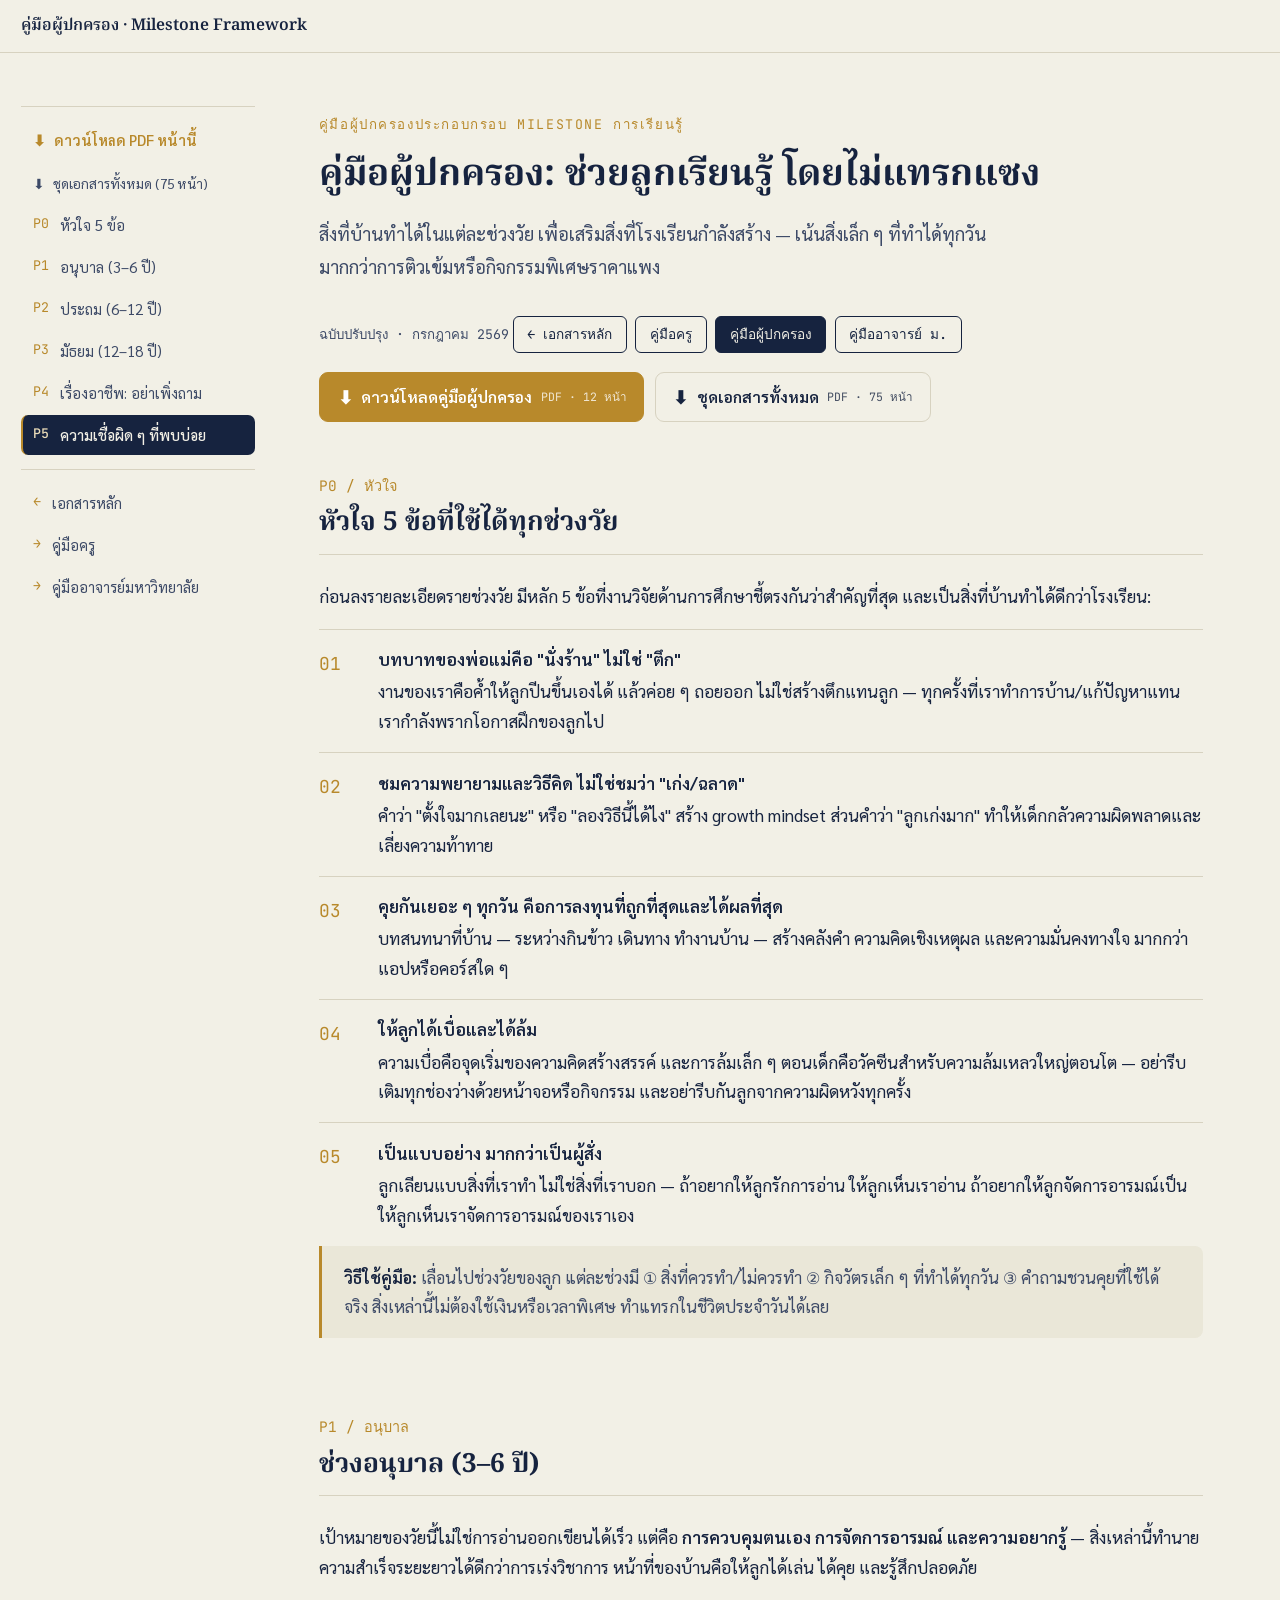
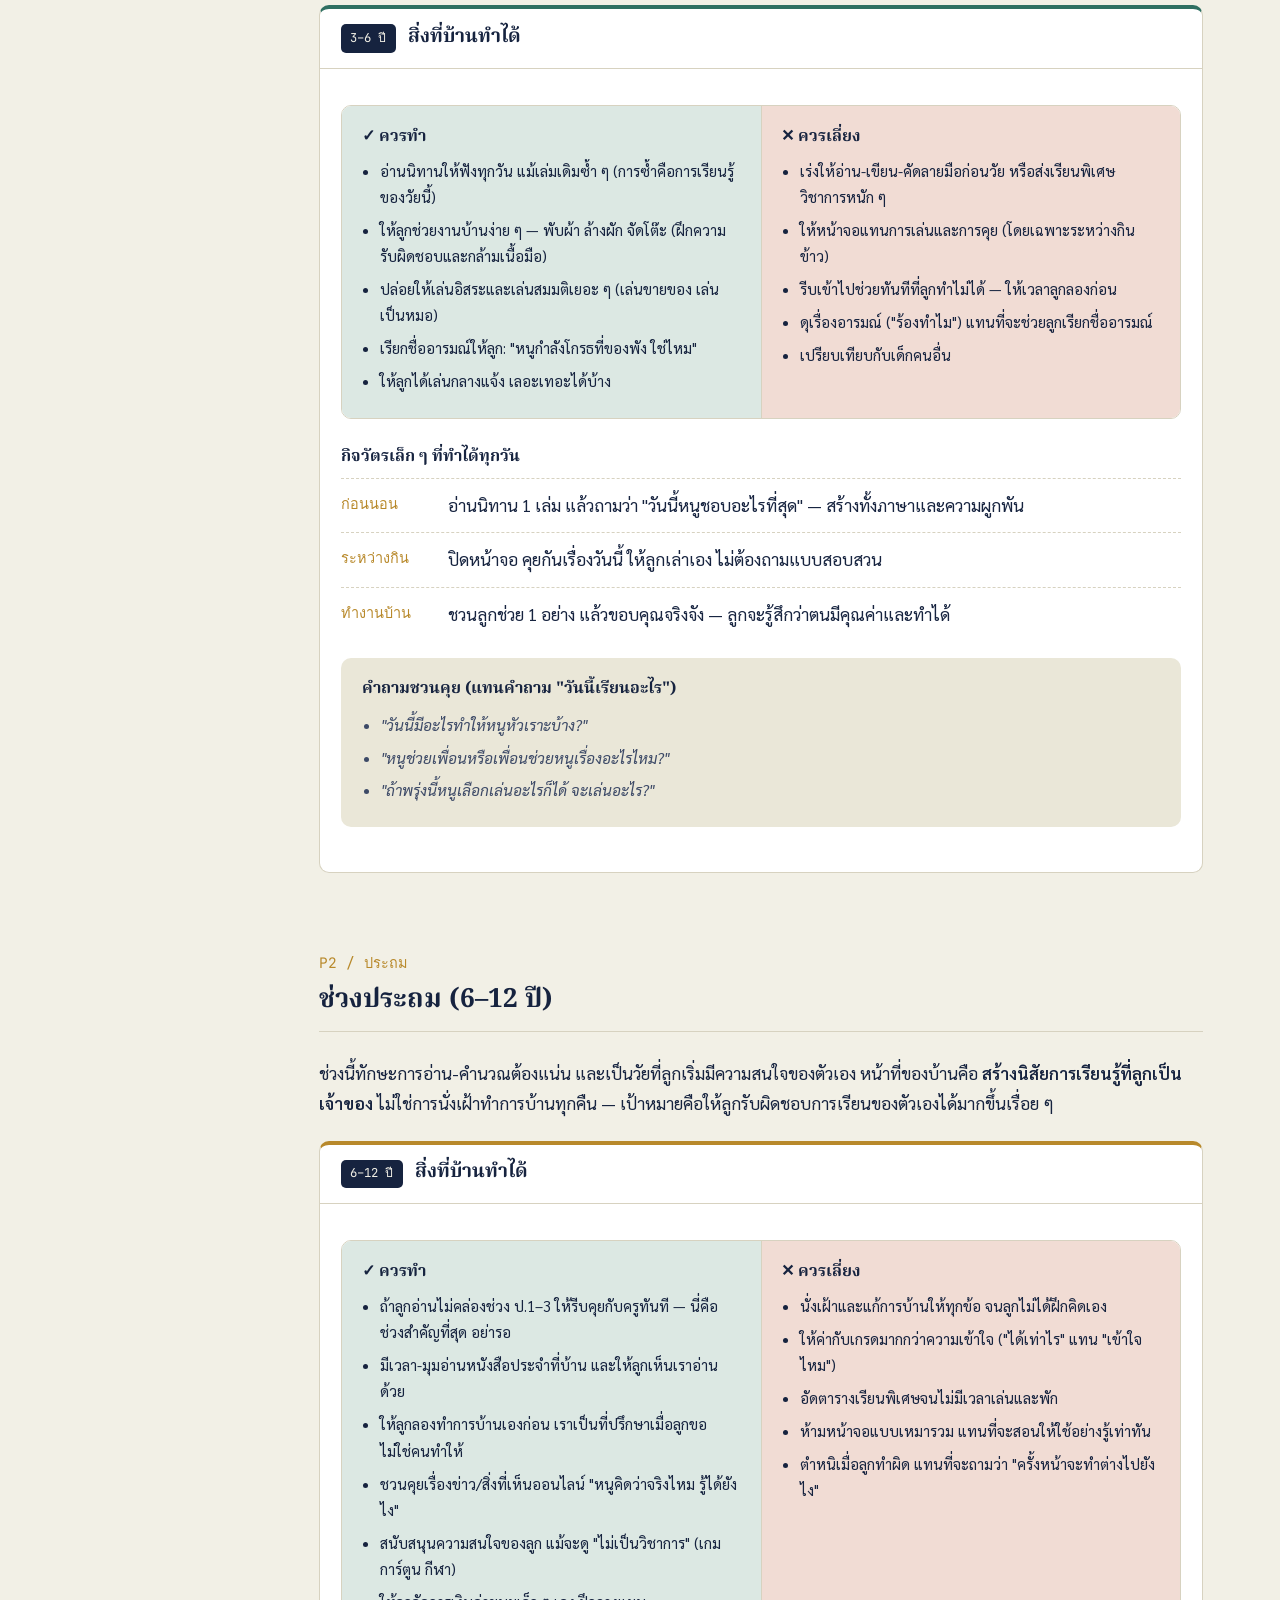
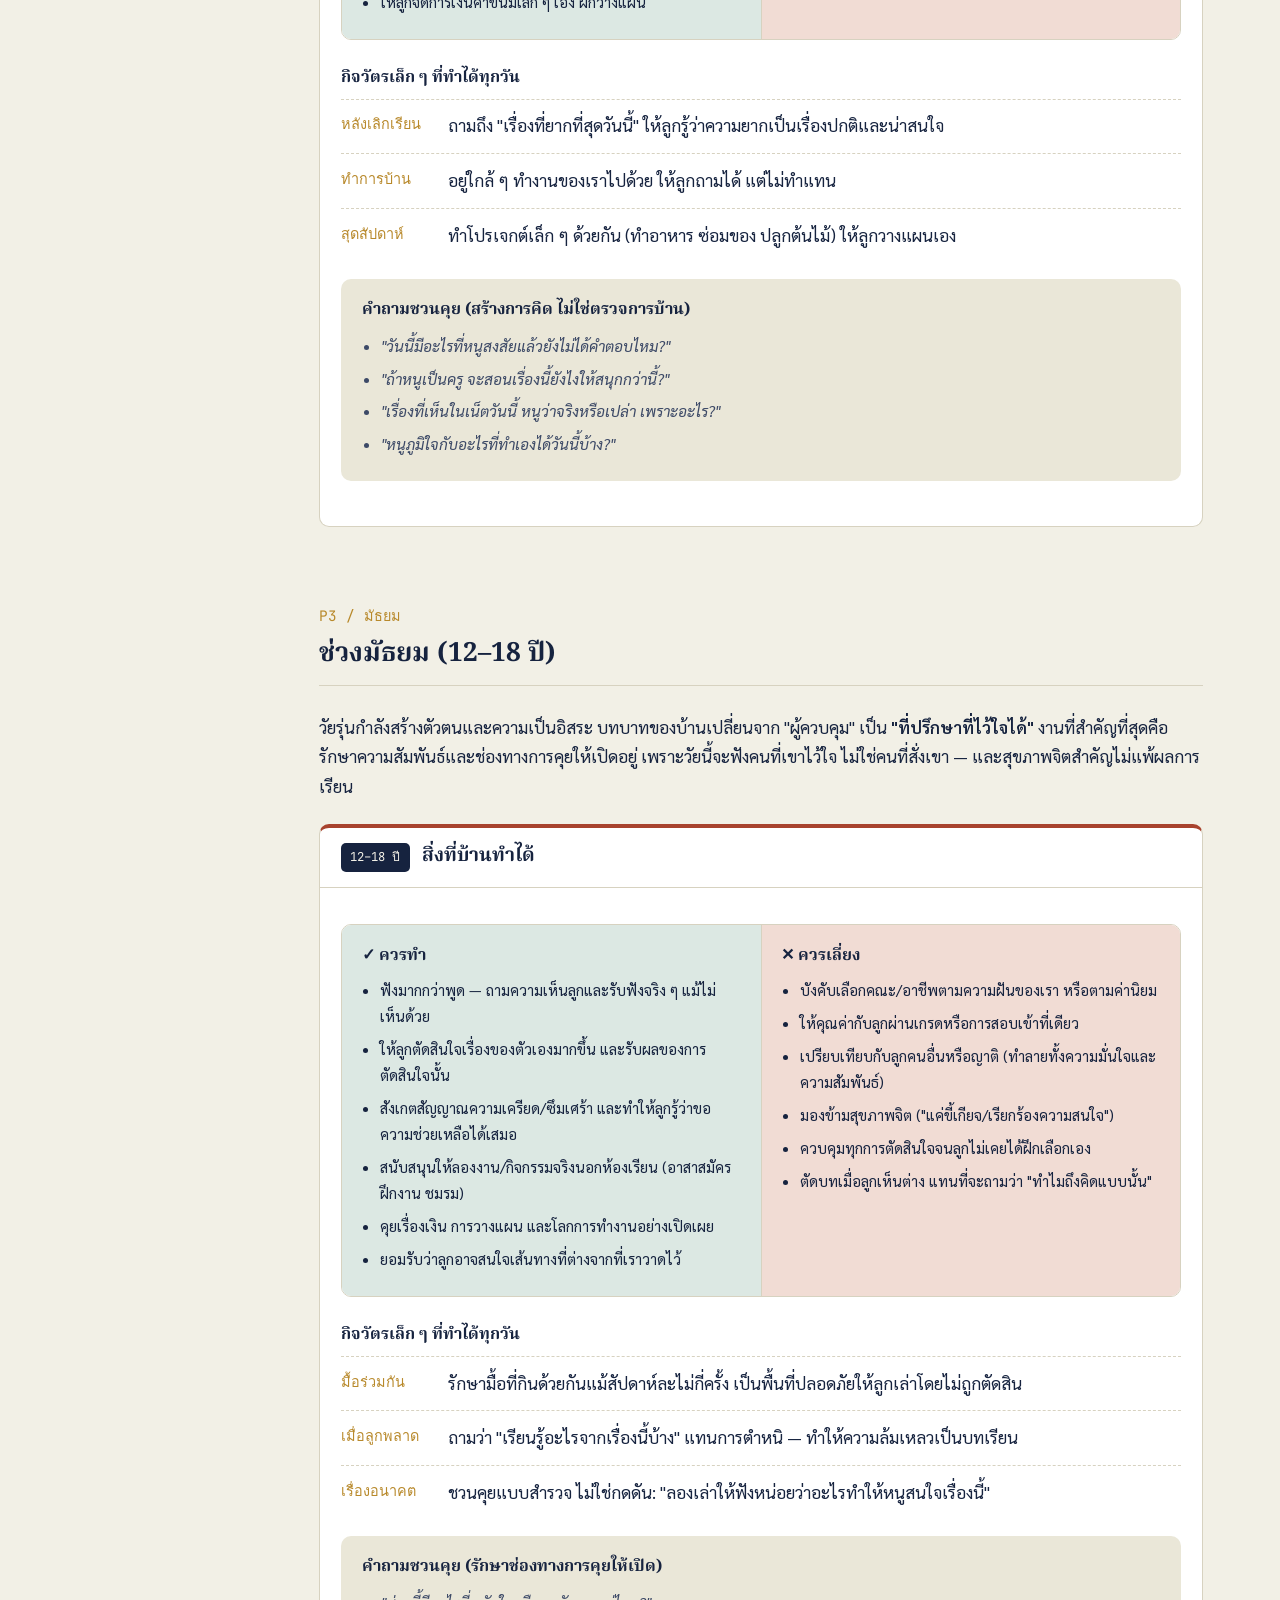
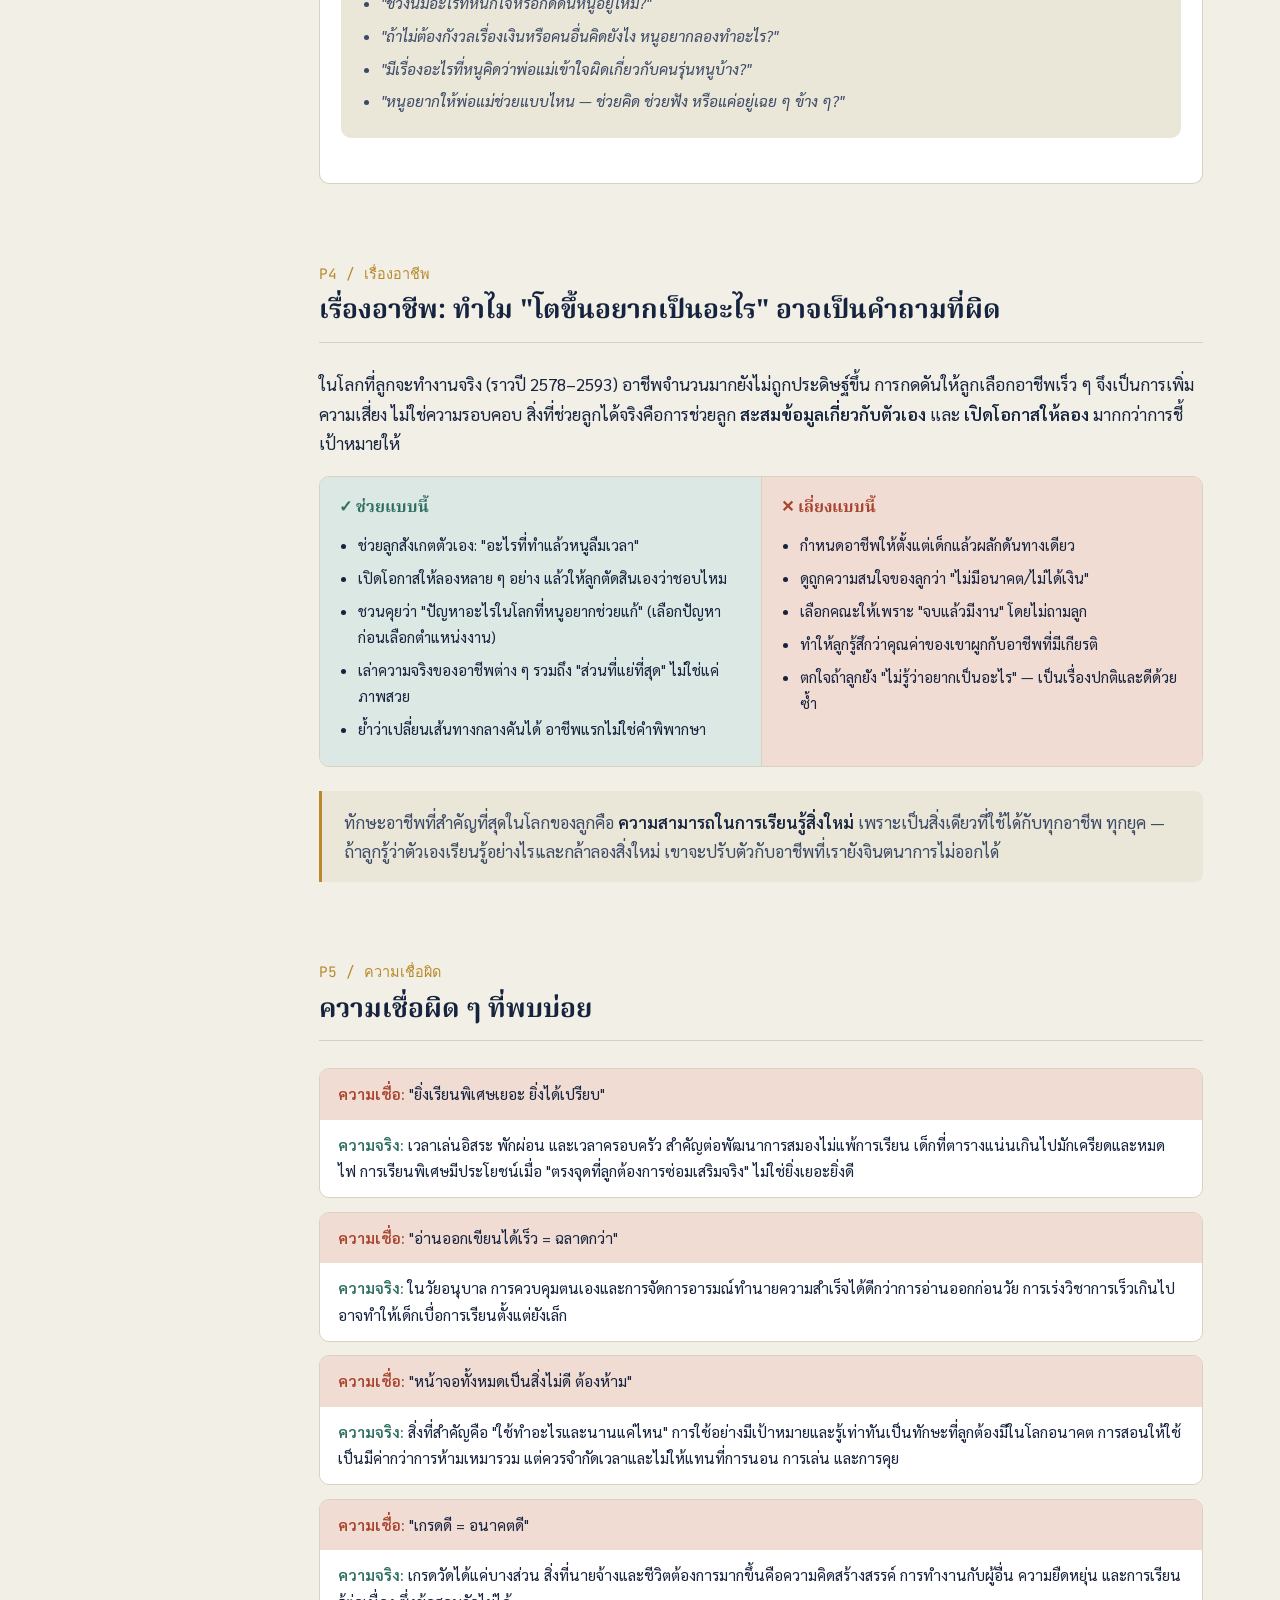
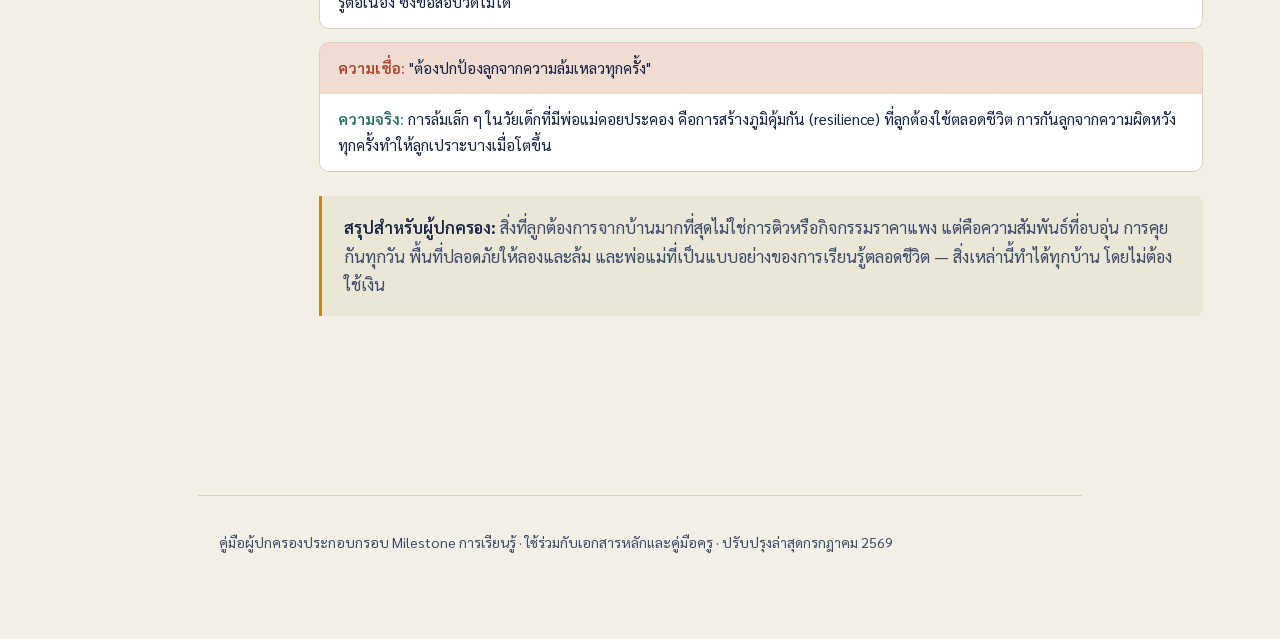
<file: parents.html>
<!DOCTYPE html>
<html lang="th">
<head>
<meta charset="UTF-8">
<meta name="viewport" content="width=device-width, initial-scale=1.0">
<title>คู่มือผู้ปกครอง: ส่งเสริมการเรียนรู้ตามช่วงวัย</title>
<meta name="description" content="คู่มือผู้ปกครองสำหรับกรอบ Milestone การเรียนรู้ — ช่วยลูกอย่างไรในแต่ละช่วงวัย โดยไม่แทรกแซง">
<link rel="preconnect" href="https://fonts.googleapis.com">
<link rel="preconnect" href="https://fonts.gstatic.com" crossorigin>
<link href="https://fonts.googleapis.com/css2?family=Noto+Serif+Thai:wght@500;600;700&family=Sarabun:wght@300;400;500;600;700&family=JetBrains+Mono:wght@400;500&display=swap" rel="stylesheet">
<link rel="stylesheet" href="style.css">
</head>
<body>

<div id="progress"></div>

<div class="topbar">
  <span class="topbar__title">คู่มือผู้ปกครอง · Milestone Framework</span>
  <button class="topbar__toggle" id="tocToggle">สารบัญ ☰</button>
</div>

<div class="shell">
  <nav class="toc" id="toc">
    <ol>
      <li class="dl-toc"><a href="hrd-parents.pdf" download="คู่มือผู้ปกครอง.pdf"><span>⬇</span> ดาวน์โหลด PDF หน้านี้</a><a class="sub" href="hrd-complete.pdf" download="กรอบพัฒนาทรัพยากรมนุษย์-ชุดเอกสารฉบับสมบูรณ์.pdf"><span>⬇</span> ชุดเอกสารทั้งหมด (75 หน้า)</a></li>
      <li><a href="#p0"><span class="num">P0</span> หัวใจ 5 ข้อ</a></li>
      <li><a href="#p1"><span class="num">P1</span> อนุบาล (3–6 ปี)</a></li>
      <li><a href="#p2"><span class="num">P2</span> ประถม (6–12 ปี)</a></li>
      <li><a href="#p3"><span class="num">P3</span> มัธยม (12–18 ปี)</a></li>
      <li><a href="#p4"><span class="num">P4</span> เรื่องอาชีพ: อย่าเพิ่งถาม</a></li>
      <li><a href="#p5"><span class="num">P5</span> ความเชื่อผิด ๆ ที่พบบ่อย</a></li>
      <li style="margin-top:.8rem;border-top:1px solid var(--line);padding-top:.8rem;"><a href="index.html"><span class="num">←</span> เอกสารหลัก</a></li>
      <li><a href="teachers.html"><span class="num">→</span> คู่มือครู</a></li>
      <li><a href="university.html"><span class="num">→</span> คู่มืออาจารย์มหาวิทยาลัย</a></li>
    </ol>
  </nav>

  <main>
    <div class="hero">
      <span class="eyebrow">คู่มือผู้ปกครองประกอบกรอบ Milestone การเรียนรู้</span>
      <h1>คู่มือผู้ปกครอง: ช่วยลูกเรียนรู้ โดยไม่แทรกแซง</h1>
      <p class="lede">สิ่งที่บ้านทำได้ในแต่ละช่วงวัย เพื่อเสริมสิ่งที่โรงเรียนกำลังสร้าง — เน้นสิ่งเล็ก ๆ ที่ทำได้ทุกวัน มากกว่าการติวเข้มหรือกิจกรรมพิเศษราคาแพง</p>
      <span class="meta">ฉบับปรับปรุง · กรกฎาคม 2569</span>
      <div class="page-switch"><a href="index.html">← เอกสารหลัก</a><a href="teachers.html">คู่มือครู</a><a class="current" href="parents.html">คู่มือผู้ปกครอง</a><a href="university.html">คู่มืออาจารย์ ม.</a></div>
      <div class="dl-bar">
        <a class="dl-btn dl-btn--primary" href="hrd-parents.pdf" download="คู่มือผู้ปกครอง.pdf"><span class="ic">⬇</span> ดาวน์โหลดคู่มือผู้ปกครอง <small>PDF · 12 หน้า</small></a>
        <a class="dl-btn dl-btn--full" href="hrd-complete.pdf" download="กรอบพัฒนาทรัพยากรมนุษย์-ชุดเอกสารฉบับสมบูรณ์.pdf"><span class="ic">⬇</span> ชุดเอกสารทั้งหมด <small>PDF · 75 หน้า</small></a>
      </div>
    </div>

    <!-- ===== P0 ===== -->
    <section id="p0">
      <div class="chapter-head"><span class="num">P0 / หัวใจ</span><h2>หัวใจ 5 ข้อที่ใช้ได้ทุกช่วงวัย</h2></div>
      <p>ก่อนลงรายละเอียดรายช่วงวัย มีหลัก 5 ข้อที่งานวิจัยด้านการศึกษาชี้ตรงกันว่าสำคัญที่สุด และเป็นสิ่งที่บ้านทำได้ดีกว่าโรงเรียน:</p>

      <div class="principle"><span class="idx">01</span><div><strong>บทบาทของพ่อแม่คือ "นั่งร้าน" ไม่ใช่ "ตึก"</strong>งานของเราคือค้ำให้ลูกปีนขึ้นเองได้ แล้วค่อย ๆ ถอยออก ไม่ใช่สร้างตึกแทนลูก — ทุกครั้งที่เราทำการบ้าน/แก้ปัญหาแทน เรากำลังพรากโอกาสฝึกของลูกไป</div></div>
      <div class="principle"><span class="idx">02</span><div><strong>ชมความพยายามและวิธีคิด ไม่ใช่ชมว่า "เก่ง/ฉลาด"</strong>คำว่า "ตั้งใจมากเลยนะ" หรือ "ลองวิธีนี้ได้ไง" สร้าง growth mindset ส่วนคำว่า "ลูกเก่งมาก" ทำให้เด็กกลัวความผิดพลาดและเลี่ยงความท้าทาย</div></div>
      <div class="principle"><span class="idx">03</span><div><strong>คุยกันเยอะ ๆ ทุกวัน คือการลงทุนที่ถูกที่สุดและได้ผลที่สุด</strong>บทสนทนาที่บ้าน — ระหว่างกินข้าว เดินทาง ทำงานบ้าน — สร้างคลังคำ ความคิดเชิงเหตุผล และความมั่นคงทางใจ มากกว่าแอปหรือคอร์สใด ๆ</div></div>
      <div class="principle"><span class="idx">04</span><div><strong>ให้ลูกได้เบื่อและได้ล้ม</strong>ความเบื่อคือจุดเริ่มของความคิดสร้างสรรค์ และการล้มเล็ก ๆ ตอนเด็กคือวัคซีนสำหรับความล้มเหลวใหญ่ตอนโต — อย่ารีบเติมทุกช่องว่างด้วยหน้าจอหรือกิจกรรม และอย่ารีบกันลูกจากความผิดหวังทุกครั้ง</div></div>
      <div class="principle"><span class="idx">05</span><div><strong>เป็นแบบอย่าง มากกว่าเป็นผู้สั่ง</strong>ลูกเลียนแบบสิ่งที่เราทำ ไม่ใช่สิ่งที่เราบอก — ถ้าอยากให้ลูกรักการอ่าน ให้ลูกเห็นเราอ่าน ถ้าอยากให้ลูกจัดการอารมณ์เป็น ให้ลูกเห็นเราจัดการอารมณ์ของเราเอง</div></div>

      <div class="lead-callout"><strong>วิธีใช้คู่มือ:</strong> เลื่อนไปช่วงวัยของลูก แต่ละช่วงมี ① สิ่งที่ควรทำ/ไม่ควรทำ ② กิจวัตรเล็ก ๆ ที่ทำได้ทุกวัน ③ คำถามชวนคุยที่ใช้ได้จริง สิ่งเหล่านี้ไม่ต้องใช้เงินหรือเวลาพิเศษ ทำแทรกในชีวิตประจำวันได้เลย</div>
    </section>

    <!-- ===== P1 KINDERGARTEN ===== -->
    <section id="p1">
      <div class="chapter-head"><span class="num">P1 / อนุบาล</span><h2>ช่วงอนุบาล (3–6 ปี)</h2></div>
      <p>เป้าหมายของวัยนี้ไม่ใช่การอ่านออกเขียนได้เร็ว แต่คือ <strong>การควบคุมตนเอง การจัดการอารมณ์ และความอยากรู้</strong> — สิ่งเหล่านี้ทำนายความสำเร็จระยะยาวได้ดีกว่าการเร่งวิชาการ หน้าที่ของบ้านคือให้ลูกได้เล่น ได้คุย และรู้สึกปลอดภัย</p>

      <div class="age-band age-band--k">
        <div class="age-band__head"><span class="badge">3–6 ปี</span><h3>สิ่งที่บ้านทำได้</h3></div>
        <div class="age-band__body">
          <div class="do-dont">
            <div class="do-col">
              <h5>✓ ควรทำ</h5>
              <ul>
                <li>อ่านนิทานให้ฟังทุกวัน แม้เล่มเดิมซ้ำ ๆ (การซ้ำคือการเรียนรู้ของวัยนี้)</li>
                <li>ให้ลูกช่วยงานบ้านง่าย ๆ — พับผ้า ล้างผัก จัดโต๊ะ (ฝึกความรับผิดชอบและกล้ามเนื้อมือ)</li>
                <li>ปล่อยให้เล่นอิสระและเล่นสมมติเยอะ ๆ (เล่นขายของ เล่นเป็นหมอ)</li>
                <li>เรียกชื่ออารมณ์ให้ลูก: "หนูกำลังโกรธที่ของพัง ใช่ไหม"</li>
                <li>ให้ลูกได้เล่นกลางแจ้ง เลอะเทอะได้บ้าง</li>
              </ul>
            </div>
            <div class="dont-col">
              <h5>✕ ควรเลี่ยง</h5>
              <ul>
                <li>เร่งให้อ่าน-เขียน-คัดลายมือก่อนวัย หรือส่งเรียนพิเศษวิชาการหนัก ๆ</li>
                <li>ให้หน้าจอแทนการเล่นและการคุย (โดยเฉพาะระหว่างกินข้าว)</li>
                <li>รีบเข้าไปช่วยทันทีที่ลูกทำไม่ได้ — ให้เวลาลูกลองก่อน</li>
                <li>ดุเรื่องอารมณ์ ("ร้องทำไม") แทนที่จะช่วยลูกเรียกชื่ออารมณ์</li>
                <li>เปรียบเทียบกับเด็กคนอื่น</li>
              </ul>
            </div>
          </div>

          <h5>กิจวัตรเล็ก ๆ ที่ทำได้ทุกวัน</h5>
          <div class="routine"><span class="icon">ก่อนนอน</span><div>อ่านนิทาน 1 เล่ม แล้วถามว่า "วันนี้หนูชอบอะไรที่สุด" — สร้างทั้งภาษาและความผูกพัน</div></div>
          <div class="routine"><span class="icon">ระหว่างกิน</span><div>ปิดหน้าจอ คุยกันเรื่องวันนี้ ให้ลูกเล่าเอง ไม่ต้องถามแบบสอบสวน</div></div>
          <div class="routine"><span class="icon">ทำงานบ้าน</span><div>ชวนลูกช่วย 1 อย่าง แล้วขอบคุณจริงจัง — ลูกจะรู้สึกว่าตนมีคุณค่าและทำได้</div></div>

          <div class="qbank">
            <h5>คำถามชวนคุย (แทนคำถาม "วันนี้เรียนอะไร")</h5>
            <ul>
              <li>"วันนี้มีอะไรทำให้หนูหัวเราะบ้าง?"</li>
              <li>"หนูช่วยเพื่อนหรือเพื่อนช่วยหนูเรื่องอะไรไหม?"</li>
              <li>"ถ้าพรุ่งนี้หนูเลือกเล่นอะไรก็ได้ จะเล่นอะไร?"</li>
            </ul>
          </div>
        </div>
      </div>
    </section>

    <!-- ===== P2 PRIMARY ===== -->
    <section id="p2">
      <div class="chapter-head"><span class="num">P2 / ประถม</span><h2>ช่วงประถม (6–12 ปี)</h2></div>
      <p>ช่วงนี้ทักษะการอ่าน-คำนวณต้องแน่น และเป็นวัยที่ลูกเริ่มมีความสนใจของตัวเอง หน้าที่ของบ้านคือ <strong>สร้างนิสัยการเรียนรู้ที่ลูกเป็นเจ้าของ</strong> ไม่ใช่การนั่งเฝ้าทำการบ้านทุกคืน — เป้าหมายคือให้ลูกรับผิดชอบการเรียนของตัวเองได้มากขึ้นเรื่อย ๆ</p>

      <div class="age-band age-band--p">
        <div class="age-band__head"><span class="badge">6–12 ปี</span><h3>สิ่งที่บ้านทำได้</h3></div>
        <div class="age-band__body">
          <div class="do-dont">
            <div class="do-col">
              <h5>✓ ควรทำ</h5>
              <ul>
                <li>ถ้าลูกอ่านไม่คล่องช่วง ป.1–3 ให้รีบคุยกับครูทันที — นี่คือช่วงสำคัญที่สุด อย่ารอ</li>
                <li>มีเวลา-มุมอ่านหนังสือประจำที่บ้าน และให้ลูกเห็นเราอ่านด้วย</li>
                <li>ให้ลูกลองทำการบ้านเองก่อน เราเป็นที่ปรึกษาเมื่อลูกขอ ไม่ใช่คนทำให้</li>
                <li>ชวนคุยเรื่องข่าว/สิ่งที่เห็นออนไลน์ "หนูคิดว่าจริงไหม รู้ได้ยังไง"</li>
                <li>สนับสนุนความสนใจของลูก แม้จะดู "ไม่เป็นวิชาการ" (เกม การ์ตูน กีฬา)</li>
                <li>ให้ลูกจัดการเงินค่าขนมเล็ก ๆ เอง ฝึกวางแผน</li>
              </ul>
            </div>
            <div class="dont-col">
              <h5>✕ ควรเลี่ยง</h5>
              <ul>
                <li>นั่งเฝ้าและแก้การบ้านให้ทุกข้อ จนลูกไม่ได้ฝึกคิดเอง</li>
                <li>ให้ค่ากับเกรดมากกว่าความเข้าใจ ("ได้เท่าไร" แทน "เข้าใจไหม")</li>
                <li>อัดตารางเรียนพิเศษจนไม่มีเวลาเล่นและพัก</li>
                <li>ห้ามหน้าจอแบบเหมารวม แทนที่จะสอนให้ใช้อย่างรู้เท่าทัน</li>
                <li>ตำหนิเมื่อลูกทำผิด แทนที่จะถามว่า "ครั้งหน้าจะทำต่างไปยังไง"</li>
              </ul>
            </div>
          </div>

          <h5>กิจวัตรเล็ก ๆ ที่ทำได้ทุกวัน</h5>
          <div class="routine"><span class="icon">หลังเลิกเรียน</span><div>ถามถึง "เรื่องที่ยากที่สุดวันนี้" ให้ลูกรู้ว่าความยากเป็นเรื่องปกติและน่าสนใจ</div></div>
          <div class="routine"><span class="icon">ทำการบ้าน</span><div>อยู่ใกล้ ๆ ทำงานของเราไปด้วย ให้ลูกถามได้ แต่ไม่ทำแทน</div></div>
          <div class="routine"><span class="icon">สุดสัปดาห์</span><div>ทำโปรเจกต์เล็ก ๆ ด้วยกัน (ทำอาหาร ซ่อมของ ปลูกต้นไม้) ให้ลูกวางแผนเอง</div></div>

          <div class="qbank">
            <h5>คำถามชวนคุย (สร้างการคิด ไม่ใช่ตรวจการบ้าน)</h5>
            <ul>
              <li>"วันนี้มีอะไรที่หนูสงสัยแล้วยังไม่ได้คำตอบไหม?"</li>
              <li>"ถ้าหนูเป็นครู จะสอนเรื่องนี้ยังไงให้สนุกกว่านี้?"</li>
              <li>"เรื่องที่เห็นในเน็ตวันนี้ หนูว่าจริงหรือเปล่า เพราะอะไร?"</li>
              <li>"หนูภูมิใจกับอะไรที่ทำเองได้วันนี้บ้าง?"</li>
            </ul>
          </div>
        </div>
      </div>
    </section>

    <!-- ===== P3 SECONDARY ===== -->
    <section id="p3">
      <div class="chapter-head"><span class="num">P3 / มัธยม</span><h2>ช่วงมัธยม (12–18 ปี)</h2></div>
      <p>วัยรุ่นกำลังสร้างตัวตนและความเป็นอิสระ บทบาทของบ้านเปลี่ยนจาก "ผู้ควบคุม" เป็น <strong>"ที่ปรึกษาที่ไว้ใจได้"</strong> งานที่สำคัญที่สุดคือรักษาความสัมพันธ์และช่องทางการคุยให้เปิดอยู่ เพราะวัยนี้จะฟังคนที่เขาไว้ใจ ไม่ใช่คนที่สั่งเขา — และสุขภาพจิตสำคัญไม่แพ้ผลการเรียน</p>

      <div class="age-band age-band--s">
        <div class="age-band__head"><span class="badge">12–18 ปี</span><h3>สิ่งที่บ้านทำได้</h3></div>
        <div class="age-band__body">
          <div class="do-dont">
            <div class="do-col">
              <h5>✓ ควรทำ</h5>
              <ul>
                <li>ฟังมากกว่าพูด — ถามความเห็นลูกและรับฟังจริง ๆ แม้ไม่เห็นด้วย</li>
                <li>ให้ลูกตัดสินใจเรื่องของตัวเองมากขึ้น และรับผลของการตัดสินใจนั้น</li>
                <li>สังเกตสัญญาณความเครียด/ซึมเศร้า และทำให้ลูกรู้ว่าขอความช่วยเหลือได้เสมอ</li>
                <li>สนับสนุนให้ลองงาน/กิจกรรมจริงนอกห้องเรียน (อาสาสมัคร ฝึกงาน ชมรม)</li>
                <li>คุยเรื่องเงิน การวางแผน และโลกการทำงานอย่างเปิดเผย</li>
                <li>ยอมรับว่าลูกอาจสนใจเส้นทางที่ต่างจากที่เราวาดไว้</li>
              </ul>
            </div>
            <div class="dont-col">
              <h5>✕ ควรเลี่ยง</h5>
              <ul>
                <li>บังคับเลือกคณะ/อาชีพตามความฝันของเรา หรือตามค่านิยม</li>
                <li>ให้คุณค่ากับลูกผ่านเกรดหรือการสอบเข้าที่เดียว</li>
                <li>เปรียบเทียบกับลูกคนอื่นหรือญาติ (ทำลายทั้งความมั่นใจและความสัมพันธ์)</li>
                <li>มองข้ามสุขภาพจิต ("แค่ขี้เกียจ/เรียกร้องความสนใจ")</li>
                <li>ควบคุมทุกการตัดสินใจจนลูกไม่เคยได้ฝึกเลือกเอง</li>
                <li>ตัดบทเมื่อลูกเห็นต่าง แทนที่จะถามว่า "ทำไมถึงคิดแบบนั้น"</li>
              </ul>
            </div>
          </div>

          <h5>กิจวัตรเล็ก ๆ ที่ทำได้ทุกวัน</h5>
          <div class="routine"><span class="icon">มื้อร่วมกัน</span><div>รักษามื้อที่กินด้วยกันแม้สัปดาห์ละไม่กี่ครั้ง เป็นพื้นที่ปลอดภัยให้ลูกเล่าโดยไม่ถูกตัดสิน</div></div>
          <div class="routine"><span class="icon">เมื่อลูกพลาด</span><div>ถามว่า "เรียนรู้อะไรจากเรื่องนี้บ้าง" แทนการตำหนิ — ทำให้ความล้มเหลวเป็นบทเรียน</div></div>
          <div class="routine"><span class="icon">เรื่องอนาคต</span><div>ชวนคุยแบบสำรวจ ไม่ใช่กดดัน: "ลองเล่าให้ฟังหน่อยว่าอะไรทำให้หนูสนใจเรื่องนี้"</div></div>

          <div class="qbank">
            <h5>คำถามชวนคุย (รักษาช่องทางการคุยให้เปิด)</h5>
            <ul>
              <li>"ช่วงนี้มีอะไรที่หนักใจหรือกดดันหนูอยู่ไหม?"</li>
              <li>"ถ้าไม่ต้องกังวลเรื่องเงินหรือคนอื่นคิดยังไง หนูอยากลองทำอะไร?"</li>
              <li>"มีเรื่องอะไรที่หนูคิดว่าพ่อแม่เข้าใจผิดเกี่ยวกับคนรุ่นหนูบ้าง?"</li>
              <li>"หนูอยากให้พ่อแม่ช่วยแบบไหน — ช่วยคิด ช่วยฟัง หรือแค่อยู่เฉย ๆ ข้าง ๆ?"</li>
            </ul>
          </div>
        </div>
      </div>
    </section>

    <!-- ===== P4 CAREER ===== -->
    <section id="p4">
      <div class="chapter-head"><span class="num">P4 / เรื่องอาชีพ</span><h2>เรื่องอาชีพ: ทำไม "โตขึ้นอยากเป็นอะไร" อาจเป็นคำถามที่ผิด</h2></div>
      <p>ในโลกที่ลูกจะทำงานจริง (ราวปี 2578–2593) อาชีพจำนวนมากยังไม่ถูกประดิษฐ์ขึ้น การกดดันให้ลูกเลือกอาชีพเร็ว ๆ จึงเป็นการเพิ่มความเสี่ยง ไม่ใช่ความรอบคอบ สิ่งที่ช่วยลูกได้จริงคือการช่วยลูก <strong>สะสมข้อมูลเกี่ยวกับตัวเอง</strong> และ <strong>เปิดโอกาสให้ลอง</strong> มากกว่าการชี้เป้าหมายให้</p>

      <div class="do-dont">
        <div class="do-col">
          <h5>✓ ช่วยแบบนี้</h5>
          <ul>
            <li>ช่วยลูกสังเกตตัวเอง: "อะไรที่ทำแล้วหนูลืมเวลา"</li>
            <li>เปิดโอกาสให้ลองหลาย ๆ อย่าง แล้วให้ลูกตัดสินเองว่าชอบไหม</li>
            <li>ชวนคุยว่า "ปัญหาอะไรในโลกที่หนูอยากช่วยแก้" (เลือกปัญหา ก่อนเลือกตำแหน่งงาน)</li>
            <li>เล่าความจริงของอาชีพต่าง ๆ รวมถึง "ส่วนที่แย่ที่สุด" ไม่ใช่แค่ภาพสวย</li>
            <li>ย้ำว่าเปลี่ยนเส้นทางกลางคันได้ อาชีพแรกไม่ใช่คำพิพากษา</li>
          </ul>
        </div>
        <div class="dont-col">
          <h5>✕ เลี่ยงแบบนี้</h5>
          <ul>
            <li>กำหนดอาชีพให้ตั้งแต่เด็กแล้วผลักดันทางเดียว</li>
            <li>ดูถูกความสนใจของลูกว่า "ไม่มีอนาคต/ไม่ได้เงิน"</li>
            <li>เลือกคณะให้เพราะ "จบแล้วมีงาน" โดยไม่ถามลูก</li>
            <li>ทำให้ลูกรู้สึกว่าคุณค่าของเขาผูกกับอาชีพที่มีเกียรติ</li>
            <li>ตกใจถ้าลูกยัง "ไม่รู้ว่าอยากเป็นอะไร" — เป็นเรื่องปกติและดีด้วยซ้ำ</li>
          </ul>
        </div>
      </div>
      <div class="lead-callout">ทักษะอาชีพที่สำคัญที่สุดในโลกของลูกคือ <strong>ความสามารถในการเรียนรู้สิ่งใหม่</strong> เพราะเป็นสิ่งเดียวที่ใช้ได้กับทุกอาชีพ ทุกยุค — ถ้าลูกรู้ว่าตัวเองเรียนรู้อย่างไรและกล้าลองสิ่งใหม่ เขาจะปรับตัวกับอาชีพที่เรายังจินตนาการไม่ออกได้</div>
    </section>

    <!-- ===== P5 MYTHS ===== -->
    <section id="p5">
      <div class="chapter-head"><span class="num">P5 / ความเชื่อผิด</span><h2>ความเชื่อผิด ๆ ที่พบบ่อย</h2></div>
      <div class="myth">
        <div class="myth-row"><div class="m"><strong>ความเชื่อ:</strong> "ยิ่งเรียนพิเศษเยอะ ยิ่งได้เปรียบ"</div><div class="r"><strong>ความจริง:</strong> เวลาเล่นอิสระ พักผ่อน และเวลาครอบครัว สำคัญต่อพัฒนาการสมองไม่แพ้การเรียน เด็กที่ตารางแน่นเกินไปมักเครียดและหมดไฟ การเรียนพิเศษมีประโยชน์เมื่อ "ตรงจุดที่ลูกต้องการซ่อมเสริมจริง" ไม่ใช่ยิ่งเยอะยิ่งดี</div></div>
        <div class="myth-row"><div class="m"><strong>ความเชื่อ:</strong> "อ่านออกเขียนได้เร็ว = ฉลาดกว่า"</div><div class="r"><strong>ความจริง:</strong> ในวัยอนุบาล การควบคุมตนเองและการจัดการอารมณ์ทำนายความสำเร็จได้ดีกว่าการอ่านออกก่อนวัย การเร่งวิชาการเร็วเกินไปอาจทำให้เด็กเบื่อการเรียนตั้งแต่ยังเล็ก</div></div>
        <div class="myth-row"><div class="m"><strong>ความเชื่อ:</strong> "หน้าจอทั้งหมดเป็นสิ่งไม่ดี ต้องห้าม"</div><div class="r"><strong>ความจริง:</strong> สิ่งที่สำคัญคือ "ใช้ทำอะไรและนานแค่ไหน" การใช้อย่างมีเป้าหมายและรู้เท่าทันเป็นทักษะที่ลูกต้องมีในโลกอนาคต การสอนให้ใช้เป็นมีค่ากว่าการห้ามเหมารวม แต่ควรจำกัดเวลาและไม่ให้แทนที่การนอน การเล่น และการคุย</div></div>
        <div class="myth-row"><div class="m"><strong>ความเชื่อ:</strong> "เกรดดี = อนาคตดี"</div><div class="r"><strong>ความจริง:</strong> เกรดวัดได้แค่บางส่วน สิ่งที่นายจ้างและชีวิตต้องการมากขึ้นคือความคิดสร้างสรรค์ การทำงานกับผู้อื่น ความยืดหยุ่น และการเรียนรู้ต่อเนื่อง ซึ่งข้อสอบวัดไม่ได้</div></div>
        <div class="myth-row"><div class="m"><strong>ความเชื่อ:</strong> "ต้องปกป้องลูกจากความล้มเหลวทุกครั้ง"</div><div class="r"><strong>ความจริง:</strong> การล้มเล็ก ๆ ในวัยเด็กที่มีพ่อแม่คอยประคอง คือการสร้างภูมิคุ้มกัน (resilience) ที่ลูกต้องใช้ตลอดชีวิต การกันลูกจากความผิดหวังทุกครั้งทำให้ลูกเปราะบางเมื่อโตขึ้น</div></div>
      </div>

      <div class="lead-callout"><strong>สรุปสำหรับผู้ปกครอง:</strong> สิ่งที่ลูกต้องการจากบ้านมากที่สุดไม่ใช่การติวหรือกิจกรรมราคาแพง แต่คือความสัมพันธ์ที่อบอุ่น การคุยกันทุกวัน พื้นที่ปลอดภัยให้ลองและล้ม และพ่อแม่ที่เป็นแบบอย่างของการเรียนรู้ตลอดชีวิต — สิ่งเหล่านี้ทำได้ทุกบ้าน โดยไม่ต้องใช้เงิน</div>
    </section>
  </main>
</div>

<footer>
  <p>คู่มือผู้ปกครองประกอบกรอบ Milestone การเรียนรู้ · ใช้ร่วมกับเอกสารหลักและคู่มือครู · ปรับปรุงล่าสุดกรกฎาคม 2569</p>
</footer>

<script>
  const bar = document.getElementById('progress');
  function updateProgress(){
    const h = document.documentElement;
    bar.style.width = (h.scrollTop)/(h.scrollHeight - h.clientHeight)*100 + '%';
  }
  document.addEventListener('scroll', updateProgress, {passive:true});
  updateProgress();

  const toc = document.getElementById('toc');
  document.getElementById('tocToggle').addEventListener('click', () => toc.classList.toggle('open'));
  toc.querySelectorAll('a').forEach(a => a.addEventListener('click', () => toc.classList.remove('open')));

  const links = Array.from(document.querySelectorAll("nav.toc a[href^='#']"));
  const sections = links.map(l => document.querySelector(l.getAttribute('href')));
  const io = new IntersectionObserver((entries) => {
    entries.forEach(entry => {
      if (entry.isIntersecting){
        const link = links.find(l => l.getAttribute('href') === '#'+entry.target.id);
        if (link){ links.forEach(l => l.classList.remove('active')); link.classList.add('active'); }
      }
    });
  }, { rootMargin: '-10% 0px -70% 0px', threshold: 0 });
  sections.forEach(s => s && io.observe(s));
</script>
</body>
</html>
</file>
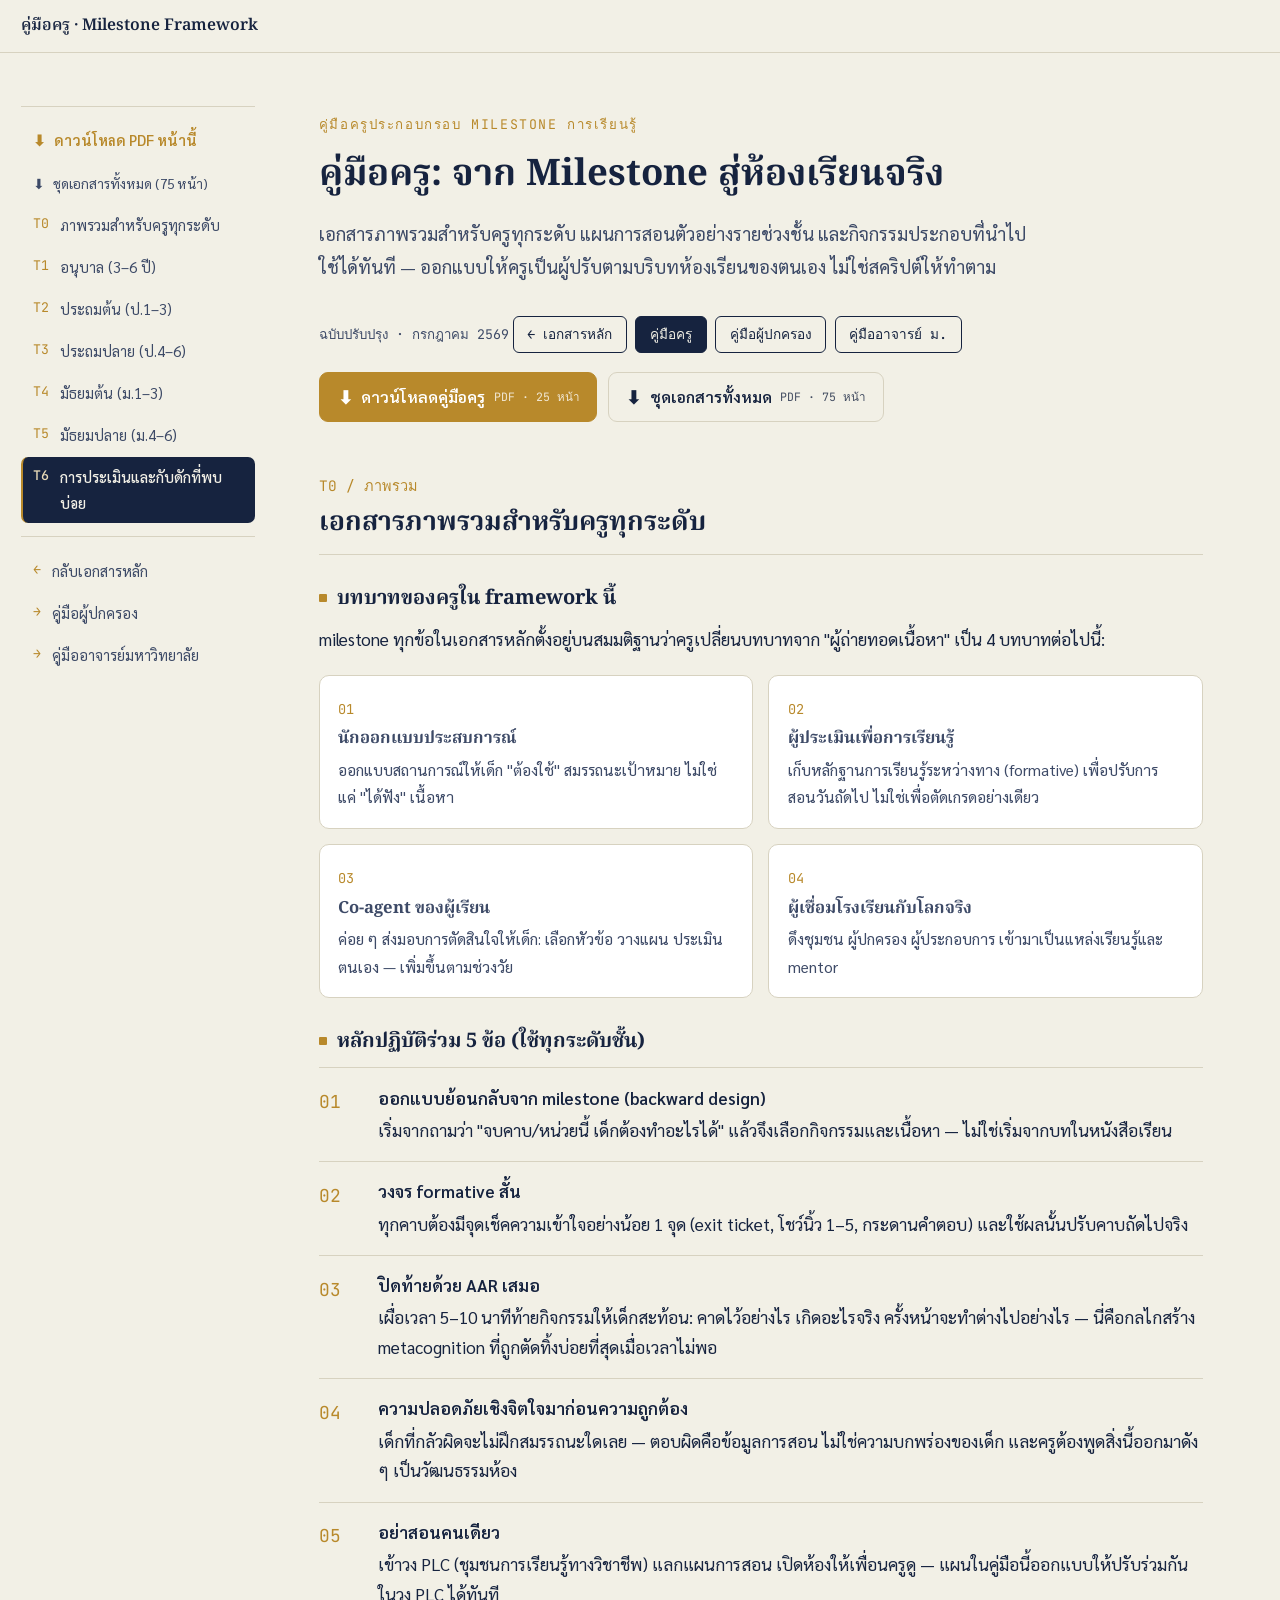
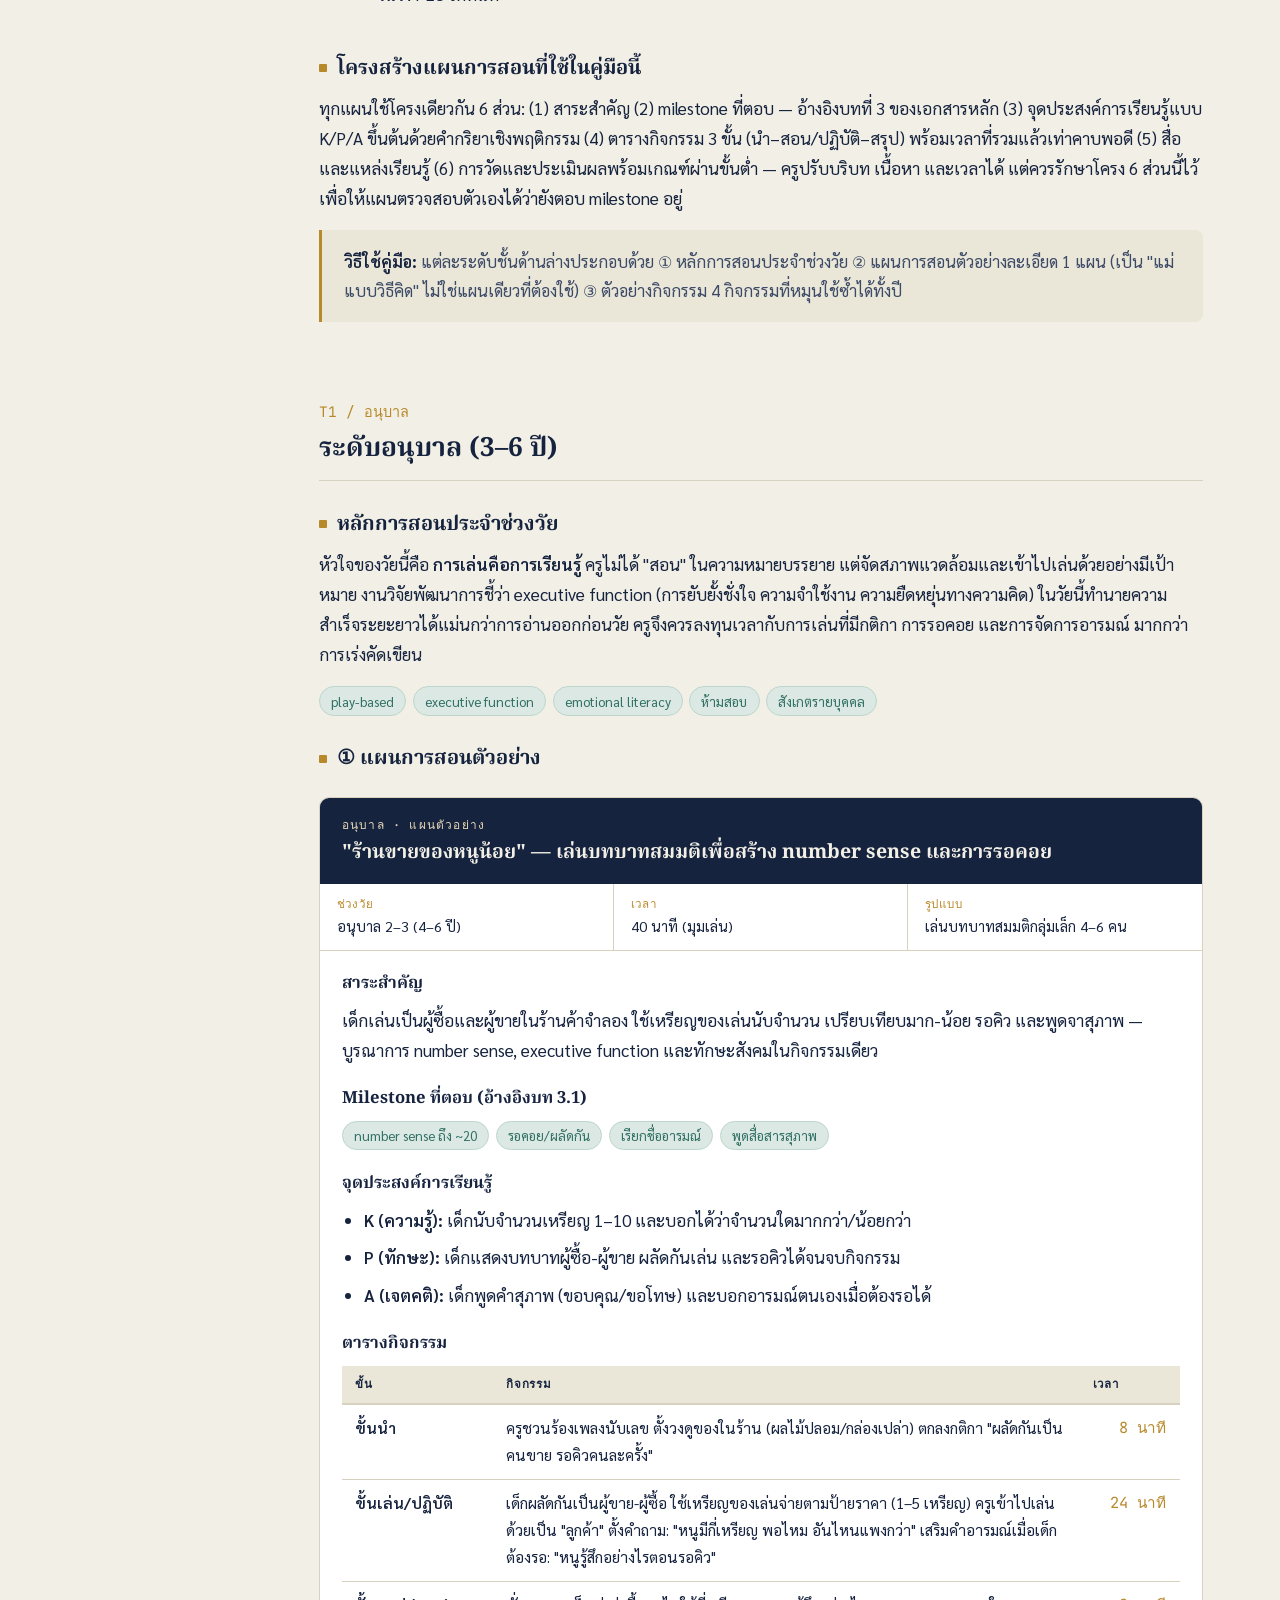
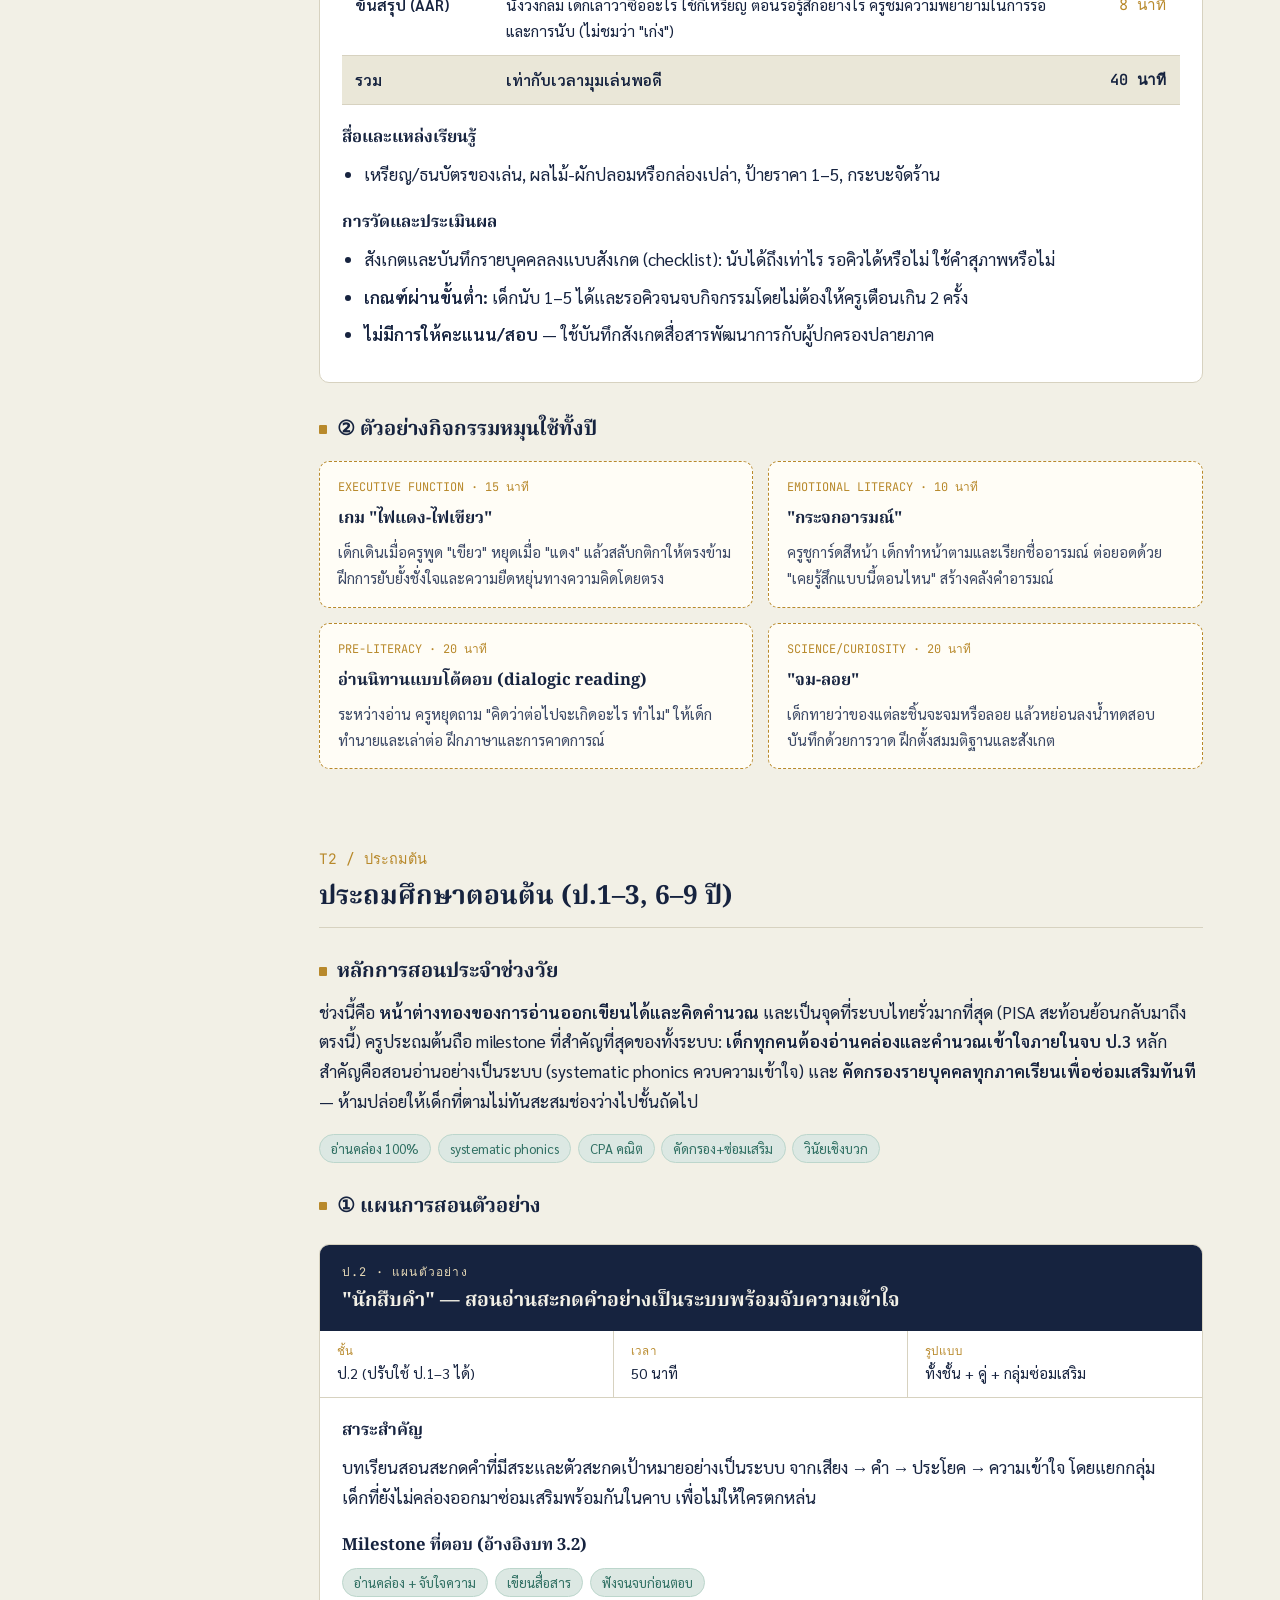
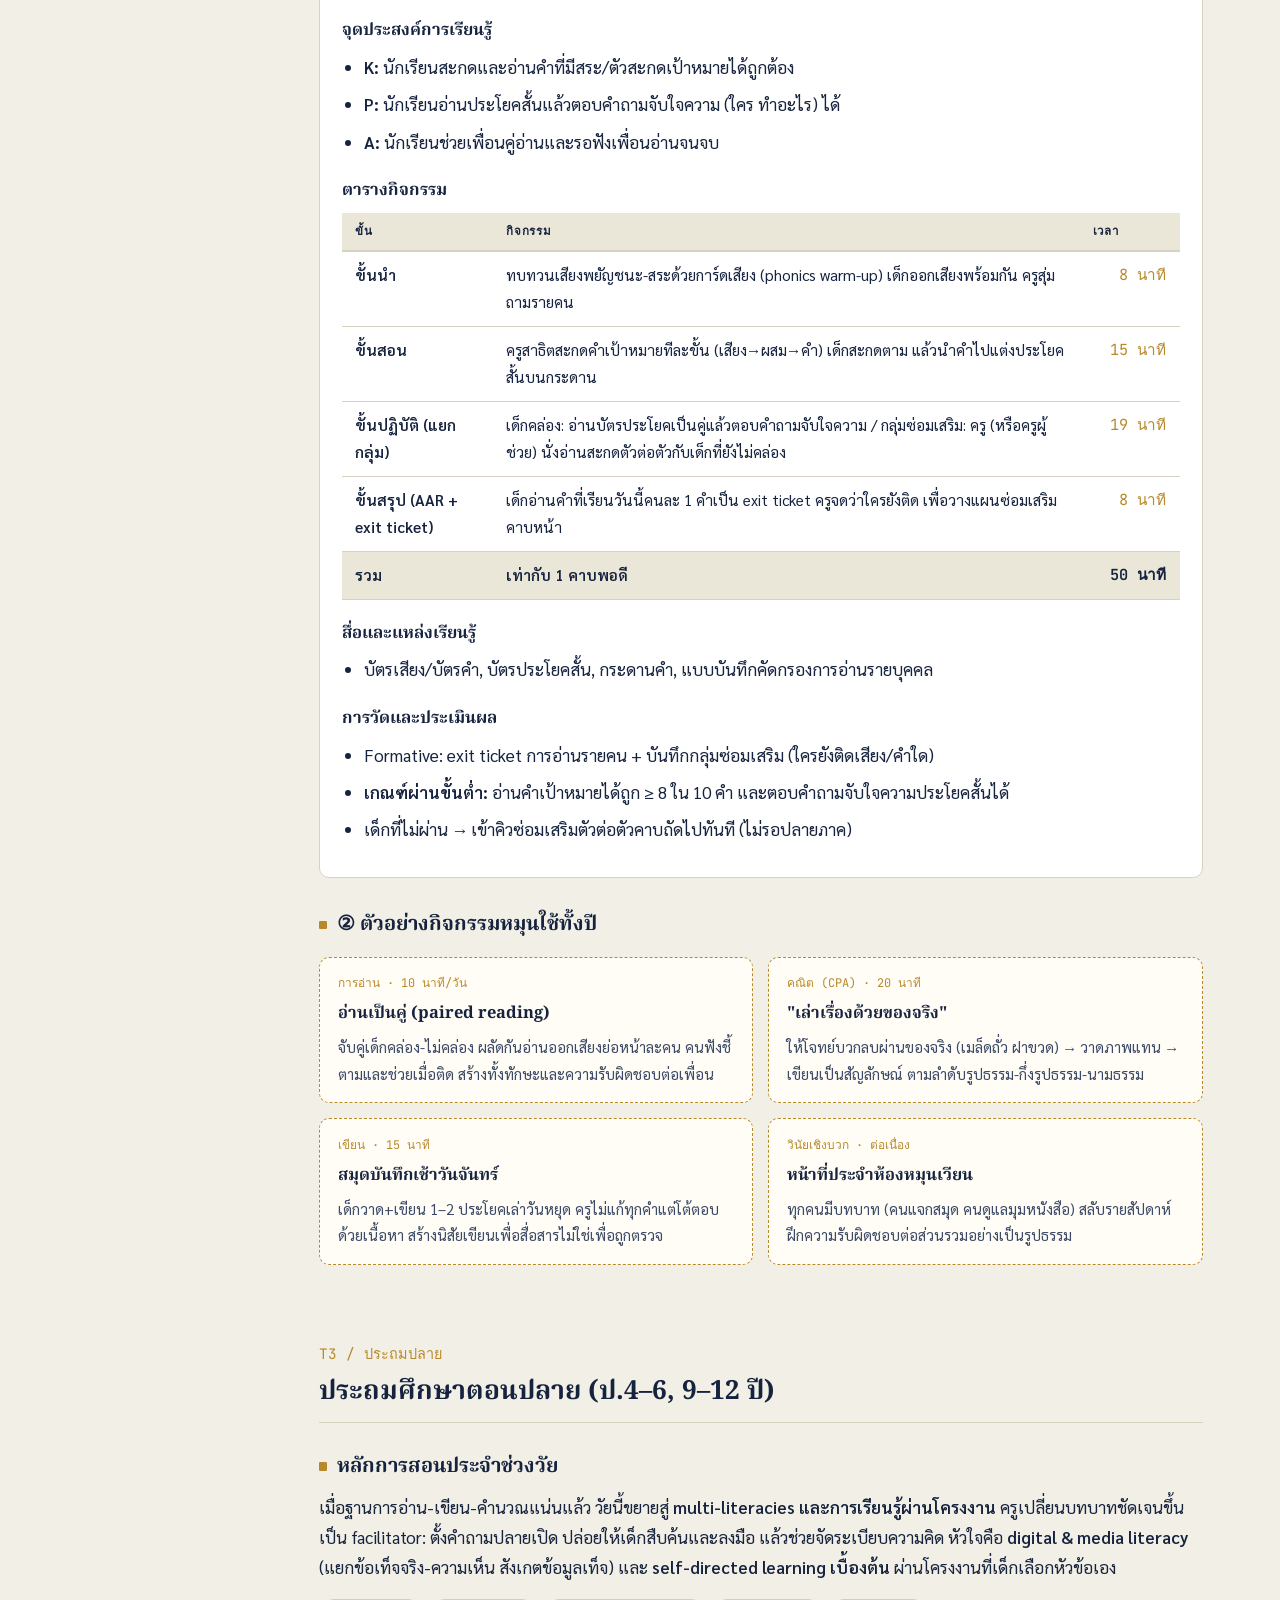
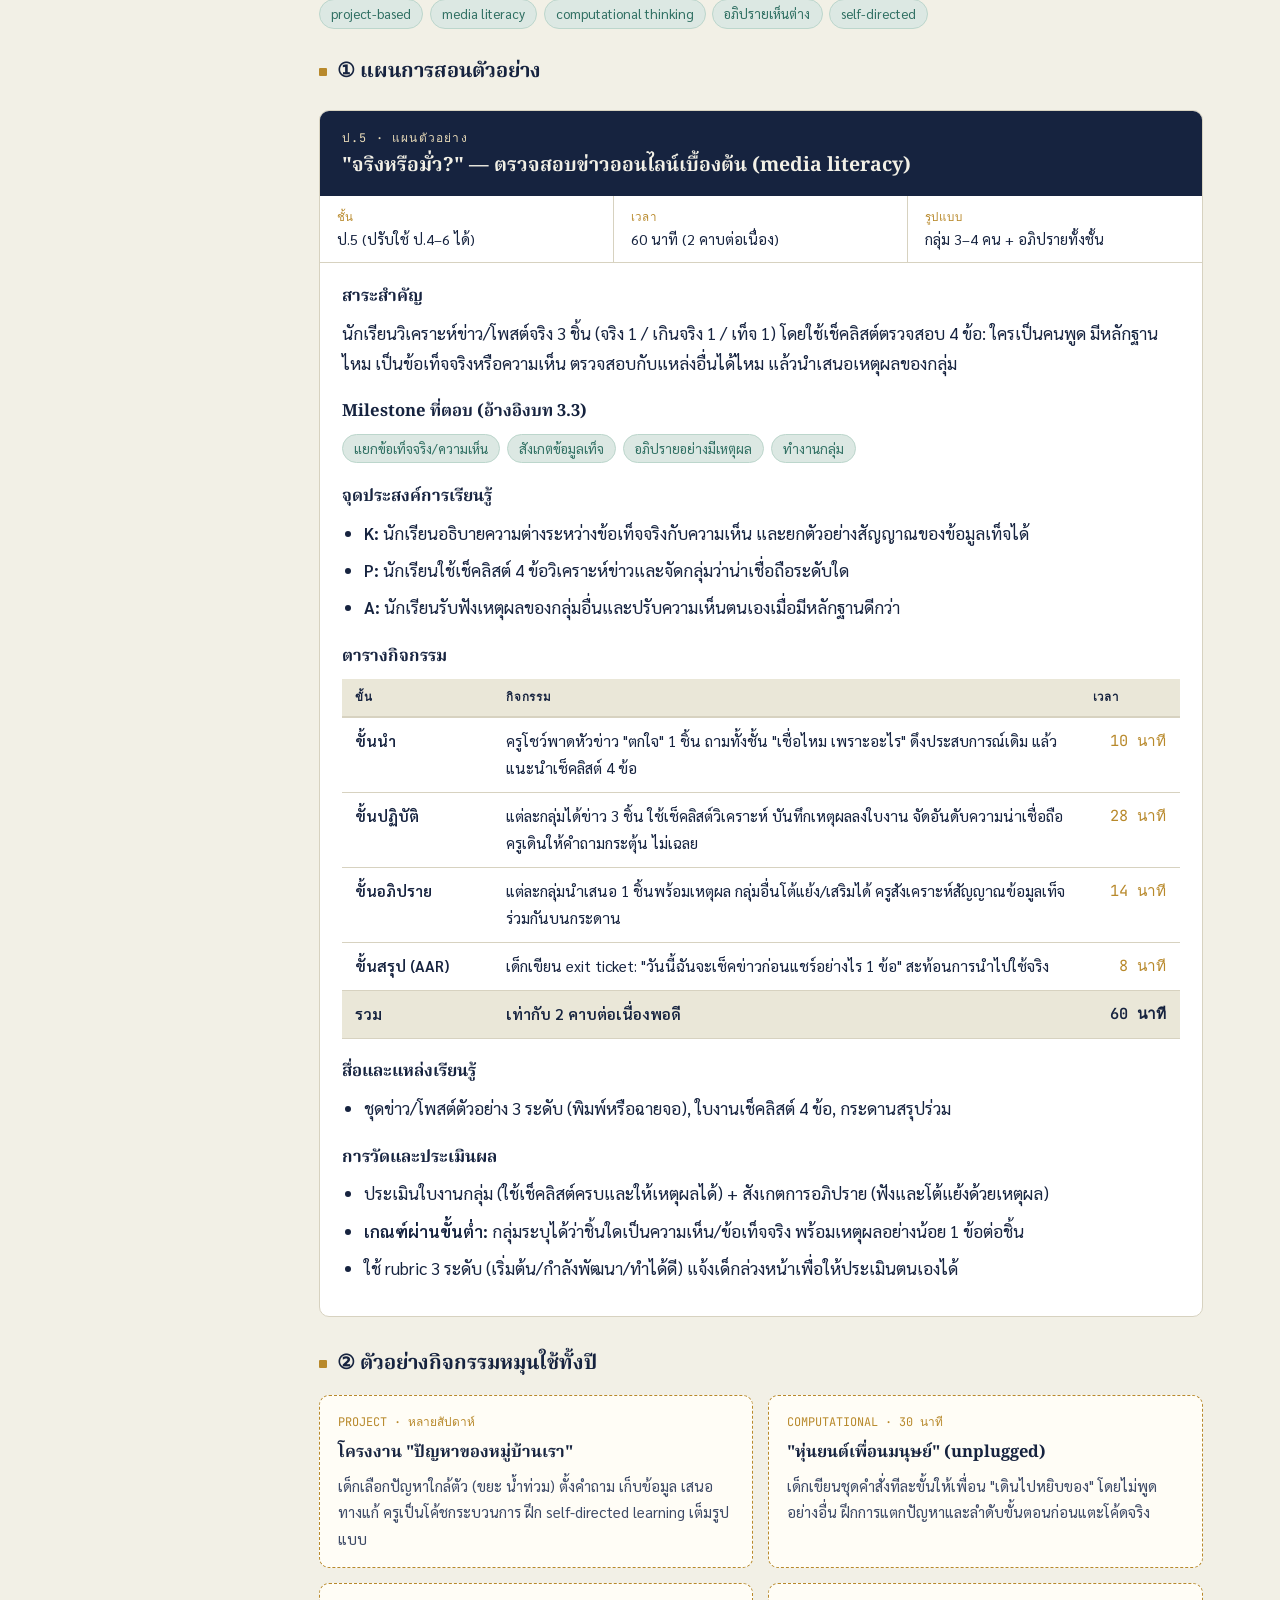
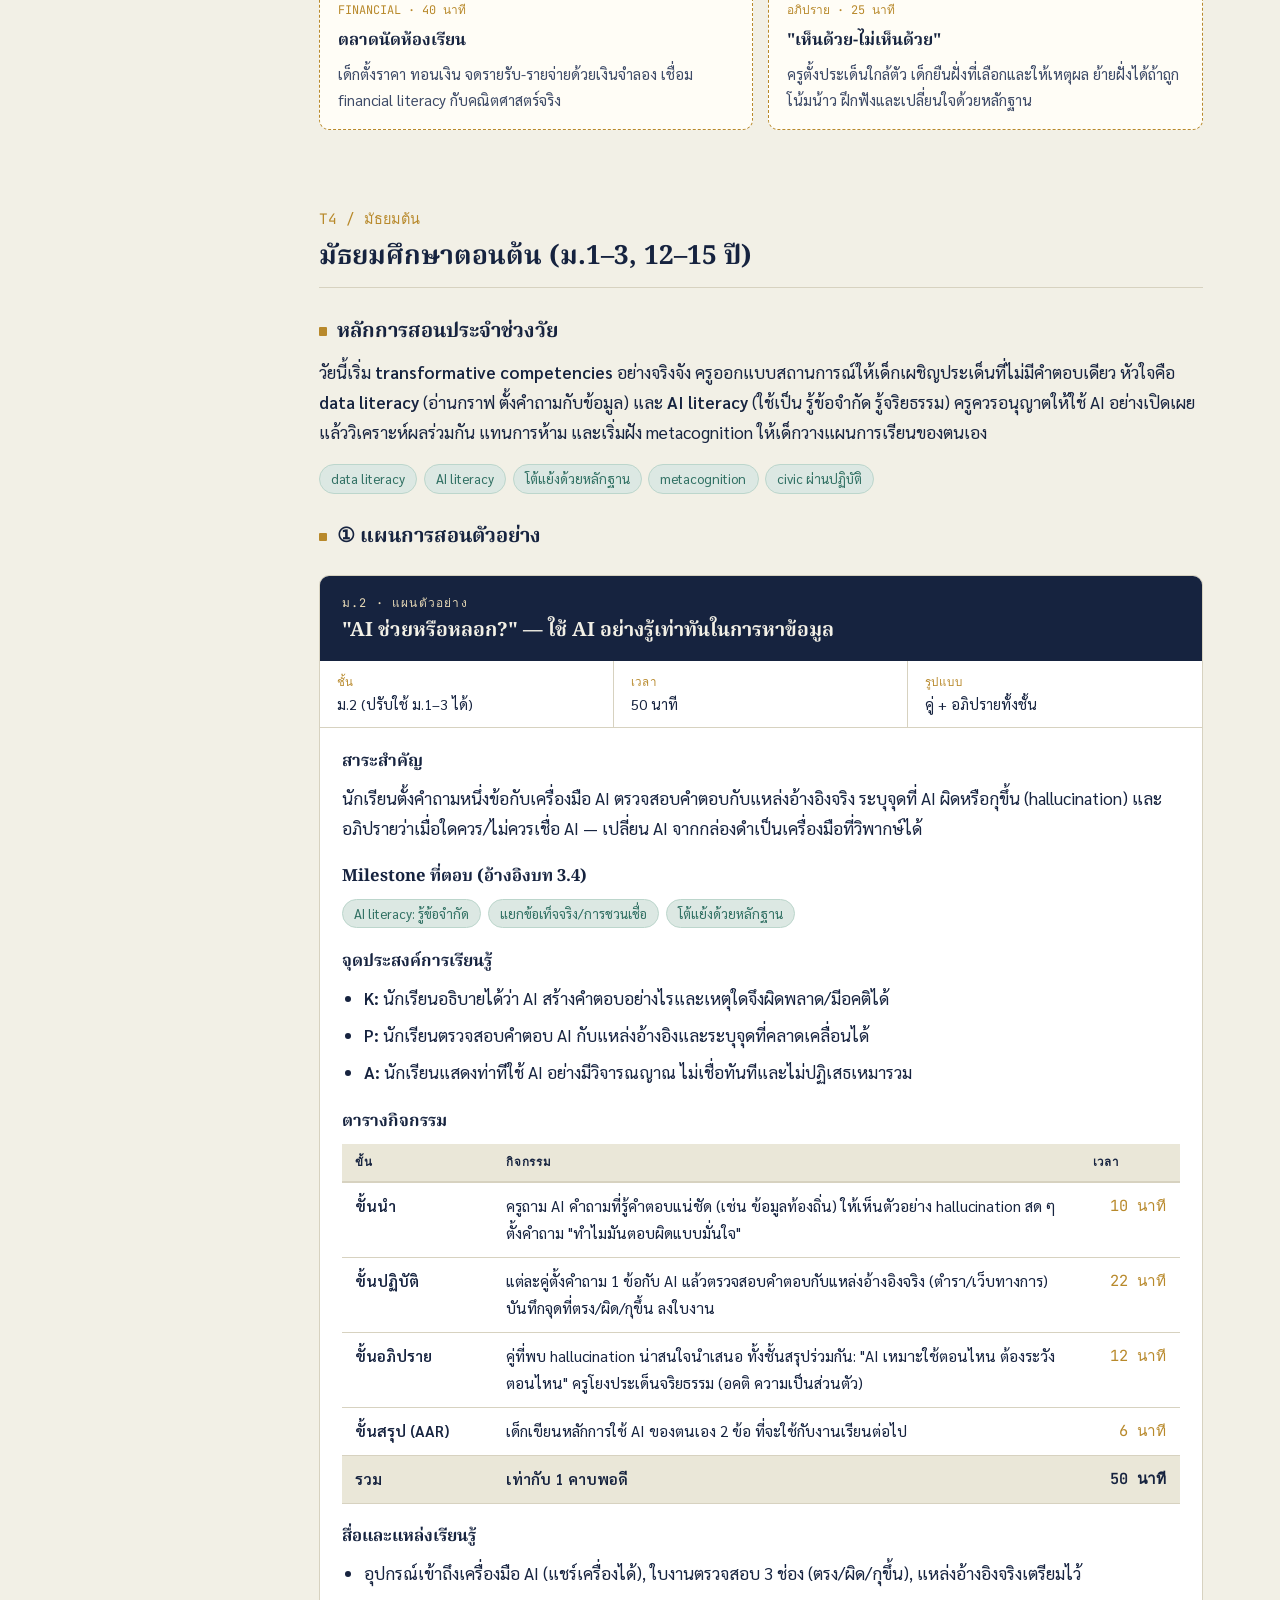
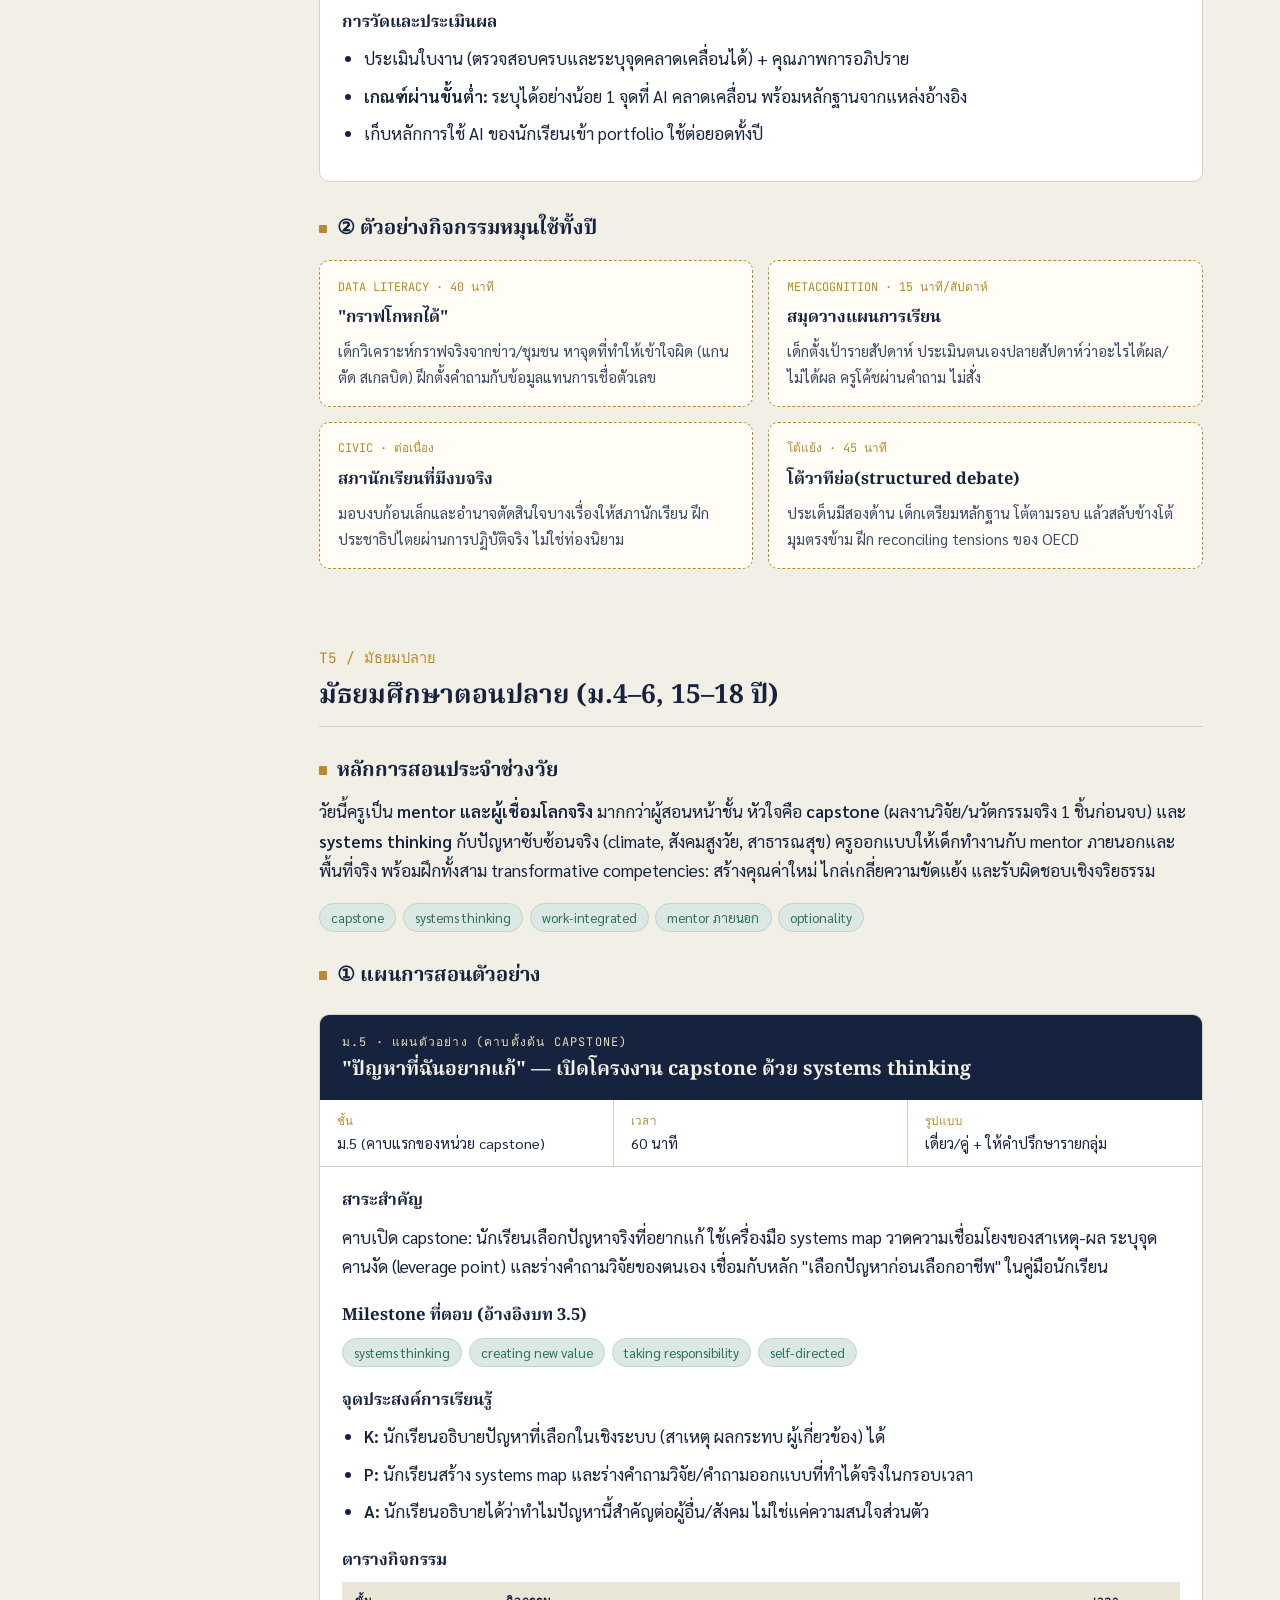
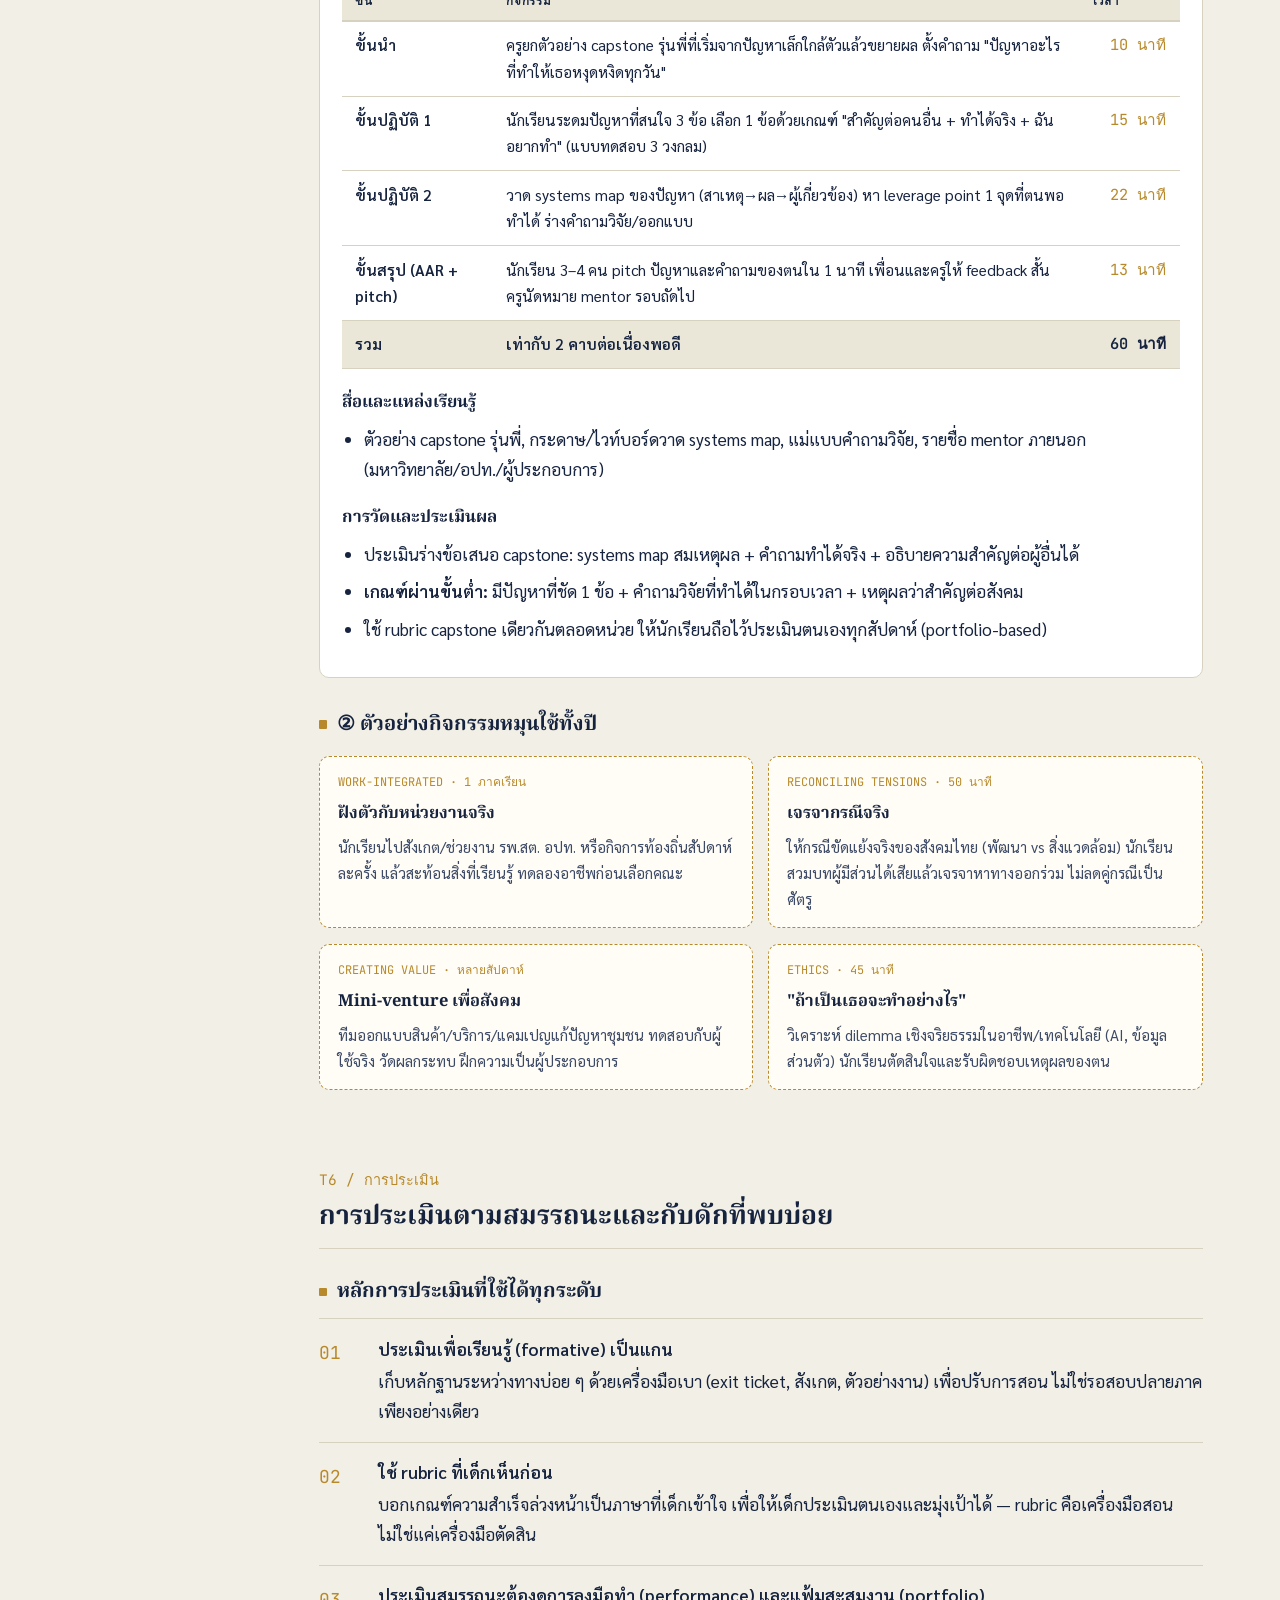
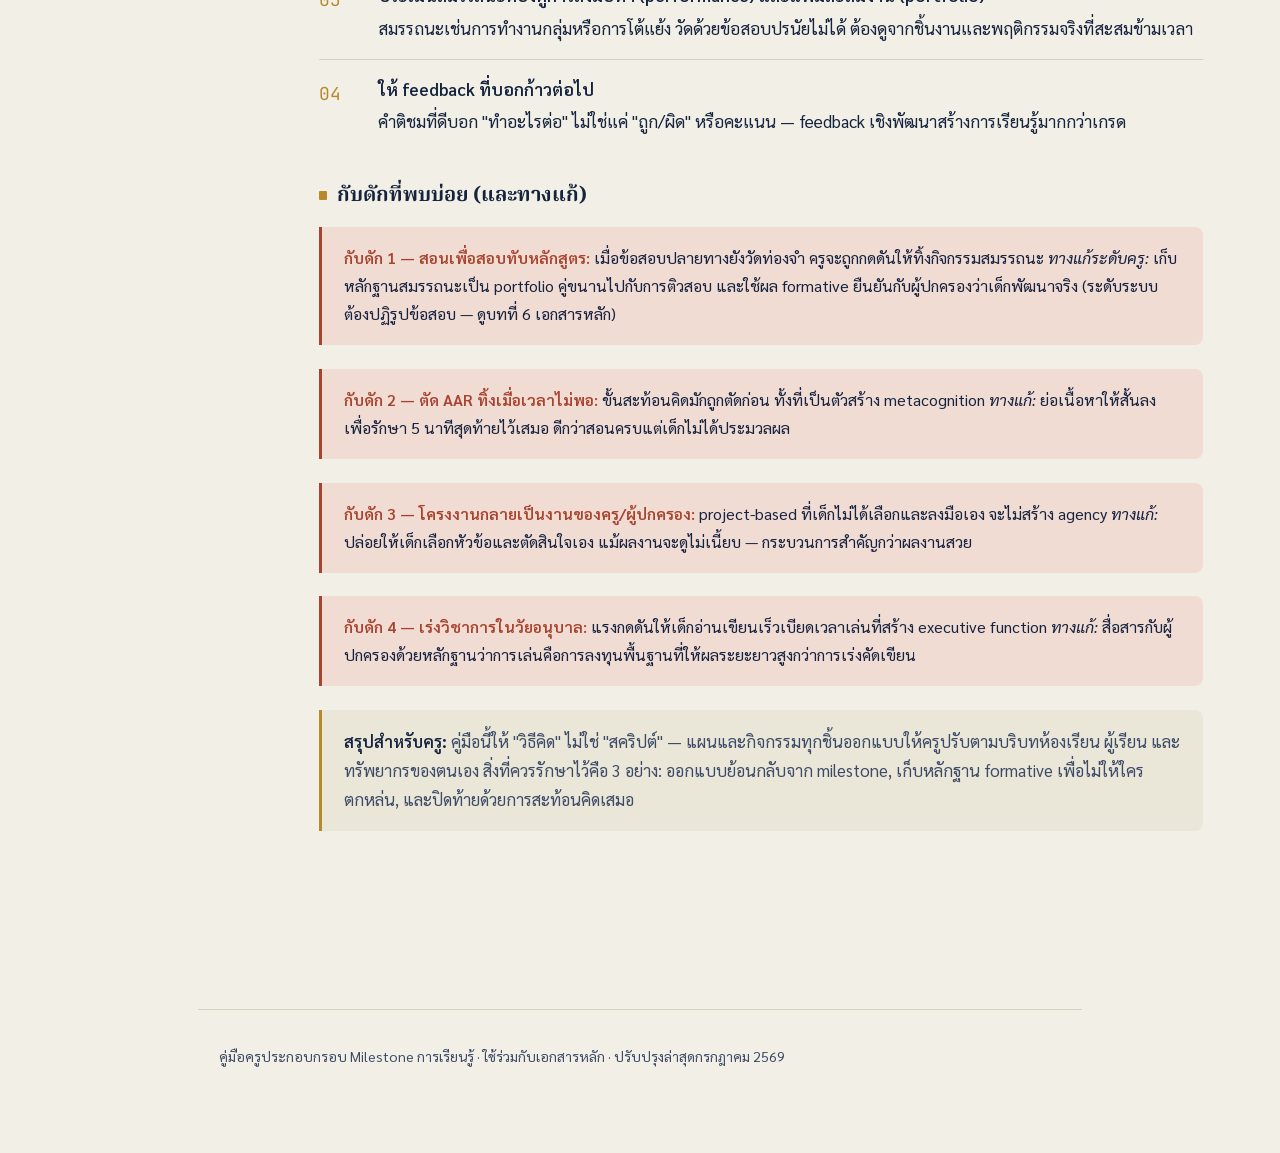
<file: teachers.html>
<!DOCTYPE html>
<html lang="th">
<head>
<meta charset="UTF-8">
<meta name="viewport" content="width=device-width, initial-scale=1.0">
<title>คู่มือครู: สอนตาม Milestone Framework · อนุบาล–ประถม–มัธยม</title>
<meta name="description" content="คู่มือครูรายระดับชั้นสำหรับกรอบ Milestone การเรียนรู้ — เอกสารภาพรวม แผนการสอนตัวอย่าง และกิจกรรมประกอบ">
<link rel="preconnect" href="https://fonts.googleapis.com">
<link rel="preconnect" href="https://fonts.gstatic.com" crossorigin>
<link href="https://fonts.googleapis.com/css2?family=Noto+Serif+Thai:wght@500;600;700&family=Sarabun:wght@300;400;500;600;700&family=JetBrains+Mono:wght@400;500&display=swap" rel="stylesheet">
<link rel="stylesheet" href="style.css">
</head>
<body>

<div id="progress"></div>

<div class="topbar">
  <span class="topbar__title">คู่มือครู · Milestone Framework</span>
  <button class="topbar__toggle" id="tocToggle">สารบัญ ☰</button>
</div>

<div class="shell">
  <nav class="toc" id="toc">
    <ol>
      <li class="dl-toc"><a href="hrd-teachers.pdf" download="คู่มือครู.pdf"><span>⬇</span> ดาวน์โหลด PDF หน้านี้</a><a class="sub" href="hrd-complete.pdf" download="กรอบพัฒนาทรัพยากรมนุษย์-ชุดเอกสารฉบับสมบูรณ์.pdf"><span>⬇</span> ชุดเอกสารทั้งหมด (75 หน้า)</a></li>
      <li><a href="#t0"><span class="num">T0</span> ภาพรวมสำหรับครูทุกระดับ</a></li>
      <li><a href="#t1"><span class="num">T1</span> อนุบาล (3–6 ปี)</a></li>
      <li><a href="#t2"><span class="num">T2</span> ประถมต้น (ป.1–3)</a></li>
      <li><a href="#t3"><span class="num">T3</span> ประถมปลาย (ป.4–6)</a></li>
      <li><a href="#t4"><span class="num">T4</span> มัธยมต้น (ม.1–3)</a></li>
      <li><a href="#t5"><span class="num">T5</span> มัธยมปลาย (ม.4–6)</a></li>
      <li><a href="#t6"><span class="num">T6</span> การประเมินและกับดักที่พบบ่อย</a></li>
      <li style="margin-top:.8rem;border-top:1px solid var(--line);padding-top:.8rem;"><a href="index.html"><span class="num">←</span> กลับเอกสารหลัก</a></li>
      <li><a href="parents.html"><span class="num">→</span> คู่มือผู้ปกครอง</a></li>
      <li><a href="university.html"><span class="num">→</span> คู่มืออาจารย์มหาวิทยาลัย</a></li>
    </ol>
  </nav>

  <main>
    <div class="hero">
      <span class="eyebrow">คู่มือครูประกอบกรอบ Milestone การเรียนรู้</span>
      <h1>คู่มือครู: จาก Milestone สู่ห้องเรียนจริง</h1>
      <p class="lede">เอกสารภาพรวมสำหรับครูทุกระดับ แผนการสอนตัวอย่างรายช่วงชั้น และกิจกรรมประกอบที่นำไปใช้ได้ทันที — ออกแบบให้ครูเป็นผู้ปรับตามบริบทห้องเรียนของตนเอง ไม่ใช่สคริปต์ให้ทำตาม</p>
      <span class="meta">ฉบับปรับปรุง · กรกฎาคม 2569</span>
      <div class="page-switch"><a href="index.html">← เอกสารหลัก</a><a class="current" href="teachers.html">คู่มือครู</a><a href="parents.html">คู่มือผู้ปกครอง</a><a href="university.html">คู่มืออาจารย์ ม.</a></div>
      <div class="dl-bar">
        <a class="dl-btn dl-btn--primary" href="hrd-teachers.pdf" download="คู่มือครู.pdf"><span class="ic">⬇</span> ดาวน์โหลดคู่มือครู <small>PDF · 25 หน้า</small></a>
        <a class="dl-btn dl-btn--full" href="hrd-complete.pdf" download="กรอบพัฒนาทรัพยากรมนุษย์-ชุดเอกสารฉบับสมบูรณ์.pdf"><span class="ic">⬇</span> ชุดเอกสารทั้งหมด <small>PDF · 75 หน้า</small></a>
      </div>
    </div>

    <!-- ===== T0 OVERVIEW ===== -->
    <section id="t0">
      <div class="chapter-head"><span class="num">T0 / ภาพรวม</span><h2>เอกสารภาพรวมสำหรับครูทุกระดับ</h2></div>

      <h3>บทบาทของครูใน framework นี้</h3>
      <p>milestone ทุกข้อในเอกสารหลักตั้งอยู่บนสมมติฐานว่าครูเปลี่ยนบทบาทจาก "ผู้ถ่ายทอดเนื้อหา" เป็น 4 บทบาทต่อไปนี้:</p>
      <div class="pillars">
        <div class="pillar"><span class="num">01</span><h4>นักออกแบบประสบการณ์</h4><p>ออกแบบสถานการณ์ให้เด็ก "ต้องใช้" สมรรถนะเป้าหมาย ไม่ใช่แค่ "ได้ฟัง" เนื้อหา</p></div>
        <div class="pillar"><span class="num">02</span><h4>ผู้ประเมินเพื่อการเรียนรู้</h4><p>เก็บหลักฐานการเรียนรู้ระหว่างทาง (formative) เพื่อปรับการสอนวันถัดไป ไม่ใช่เพื่อตัดเกรดอย่างเดียว</p></div>
        <div class="pillar"><span class="num">03</span><h4>Co-agent ของผู้เรียน</h4><p>ค่อย ๆ ส่งมอบการตัดสินใจให้เด็ก: เลือกหัวข้อ วางแผน ประเมินตนเอง — เพิ่มขึ้นตามช่วงวัย</p></div>
        <div class="pillar"><span class="num">04</span><h4>ผู้เชื่อมโรงเรียนกับโลกจริง</h4><p>ดึงชุมชน ผู้ปกครอง ผู้ประกอบการ เข้ามาเป็นแหล่งเรียนรู้และ mentor</p></div>
      </div>

      <h3>หลักปฏิบัติร่วม 5 ข้อ (ใช้ทุกระดับชั้น)</h3>
      <div class="principle"><span class="idx">01</span><div><strong>ออกแบบย้อนกลับจาก milestone (backward design)</strong>เริ่มจากถามว่า "จบคาบ/หน่วยนี้ เด็กต้องทำอะไรได้" แล้วจึงเลือกกิจกรรมและเนื้อหา — ไม่ใช่เริ่มจากบทในหนังสือเรียน</div></div>
      <div class="principle"><span class="idx">02</span><div><strong>วงจร formative สั้น</strong>ทุกคาบต้องมีจุดเช็คความเข้าใจอย่างน้อย 1 จุด (exit ticket, โชว์นิ้ว 1–5, กระดานคำตอบ) และใช้ผลนั้นปรับคาบถัดไปจริง</div></div>
      <div class="principle"><span class="idx">03</span><div><strong>ปิดท้ายด้วย AAR เสมอ</strong>เผื่อเวลา 5–10 นาทีท้ายกิจกรรมให้เด็กสะท้อน: คาดไว้อย่างไร เกิดอะไรจริง ครั้งหน้าจะทำต่างไปอย่างไร — นี่คือกลไกสร้าง metacognition ที่ถูกตัดทิ้งบ่อยที่สุดเมื่อเวลาไม่พอ</div></div>
      <div class="principle"><span class="idx">04</span><div><strong>ความปลอดภัยเชิงจิตใจมาก่อนความถูกต้อง</strong>เด็กที่กลัวผิดจะไม่ฝึกสมรรถนะใดเลย — ตอบผิดคือข้อมูลการสอน ไม่ใช่ความบกพร่องของเด็ก และครูต้องพูดสิ่งนี้ออกมาดัง ๆ เป็นวัฒนธรรมห้อง</div></div>
      <div class="principle"><span class="idx">05</span><div><strong>อย่าสอนคนเดียว</strong>เข้าวง PLC (ชุมชนการเรียนรู้ทางวิชาชีพ) แลกแผนการสอน เปิดห้องให้เพื่อนครูดู — แผนในคู่มือนี้ออกแบบให้ปรับร่วมกันในวง PLC ได้ทันที</div></div>

      <h3>โครงสร้างแผนการสอนที่ใช้ในคู่มือนี้</h3>
      <p>ทุกแผนใช้โครงเดียวกัน 6 ส่วน: (1) สาระสำคัญ (2) milestone ที่ตอบ — อ้างอิงบทที่ 3 ของเอกสารหลัก (3) จุดประสงค์การเรียนรู้แบบ K/P/A ขึ้นต้นด้วยคำกริยาเชิงพฤติกรรม (4) ตารางกิจกรรม 3 ขั้น (นำ–สอน/ปฏิบัติ–สรุป) พร้อมเวลาที่รวมแล้วเท่าคาบพอดี (5) สื่อและแหล่งเรียนรู้ (6) การวัดและประเมินผลพร้อมเกณฑ์ผ่านขั้นต่ำ — ครูปรับบริบท เนื้อหา และเวลาได้ แต่ควรรักษาโครง 6 ส่วนนี้ไว้เพื่อให้แผนตรวจสอบตัวเองได้ว่ายังตอบ milestone อยู่</p>
      <div class="lead-callout"><strong>วิธีใช้คู่มือ:</strong> แต่ละระดับชั้นด้านล่างประกอบด้วย ① หลักการสอนประจำช่วงวัย ② แผนการสอนตัวอย่างละเอียด 1 แผน (เป็น "แม่แบบวิธีคิด" ไม่ใช่แผนเดียวที่ต้องใช้) ③ ตัวอย่างกิจกรรม 4 กิจกรรมที่หมุนใช้ซ้ำได้ทั้งปี</div>
    </section>

    <!-- ===== T1 KINDERGARTEN ===== -->
    <section id="t1">
      <div class="chapter-head"><span class="num">T1 / อนุบาล</span><h2>ระดับอนุบาล (3–6 ปี)</h2></div>

      <h3>หลักการสอนประจำช่วงวัย</h3>
      <p>หัวใจของวัยนี้คือ <strong>การเล่นคือการเรียนรู้</strong> ครูไม่ได้ "สอน" ในความหมายบรรยาย แต่จัดสภาพแวดล้อมและเข้าไปเล่นด้วยอย่างมีเป้าหมาย งานวิจัยพัฒนาการชี้ว่า executive function (การยับยั้งชั่งใจ ความจำใช้งาน ความยืดหยุ่นทางความคิด) ในวัยนี้ทำนายความสำเร็จระยะยาวได้แม่นกว่าการอ่านออกก่อนวัย ครูจึงควรลงทุนเวลากับการเล่นที่มีกติกา การรอคอย และการจัดการอารมณ์ มากกว่าการเร่งคัดเขียน</p>
      <div class="chips"><span>play-based</span><span>executive function</span><span>emotional literacy</span><span>ห้ามสอบ</span><span>สังเกตรายบุคคล</span></div>

      <h3>① แผนการสอนตัวอย่าง</h3>
      <div class="lp">
        <div class="lp__head"><span class="tag">อนุบาล · แผนตัวอย่าง</span><h4>"ร้านขายของหนูน้อย" — เล่นบทบาทสมมติเพื่อสร้าง number sense และการรอคอย</h4></div>
        <div class="lp__meta">
          <div><span class="k">ช่วงวัย</span>อนุบาล 2–3 (4–6 ปี)</div>
          <div><span class="k">เวลา</span>40 นาที (มุมเล่น)</div>
          <div><span class="k">รูปแบบ</span>เล่นบทบาทสมมติกลุ่มเล็ก 4–6 คน</div>
        </div>
        <div class="lp__body">
          <h5>สาระสำคัญ</h5>
          <p>เด็กเล่นเป็นผู้ซื้อและผู้ขายในร้านค้าจำลอง ใช้เหรียญของเล่นนับจำนวน เปรียบเทียบมาก-น้อย รอคิว และพูดจาสุภาพ — บูรณาการ number sense, executive function และทักษะสังคมในกิจกรรมเดียว</p>

          <h5>Milestone ที่ตอบ (อ้างอิงบท 3.1)</h5>
          <div class="chips"><span>number sense ถึง ~20</span><span>รอคอย/ผลัดกัน</span><span>เรียกชื่ออารมณ์</span><span>พูดสื่อสารสุภาพ</span></div>

          <h5>จุดประสงค์การเรียนรู้</h5>
          <ul>
            <li><strong>K (ความรู้):</strong> เด็กนับจำนวนเหรียญ 1–10 และบอกได้ว่าจำนวนใดมากกว่า/น้อยกว่า</li>
            <li><strong>P (ทักษะ):</strong> เด็กแสดงบทบาทผู้ซื้อ-ผู้ขาย ผลัดกันเล่น และรอคิวได้จนจบกิจกรรม</li>
            <li><strong>A (เจตคติ):</strong> เด็กพูดคำสุภาพ (ขอบคุณ/ขอโทษ) และบอกอารมณ์ตนเองเมื่อต้องรอได้</li>
          </ul>

          <h5>ตารางกิจกรรม</h5>
          <table class="lp-steps">
            <thead><tr><th>ขั้น</th><th>กิจกรรม</th><th>เวลา</th></tr></thead>
            <tbody>
              <tr><td>ขั้นนำ</td><td>ครูชวนร้องเพลงนับเลข ตั้งวงดูของในร้าน (ผลไม้ปลอม/กล่องเปล่า) ตกลงกติกา "ผลัดกันเป็นคนขาย รอคิวคนละครั้ง"</td><td>8 นาที</td></tr>
              <tr><td>ขั้นเล่น/ปฏิบัติ</td><td>เด็กผลัดกันเป็นผู้ขาย-ผู้ซื้อ ใช้เหรียญของเล่นจ่ายตามป้ายราคา (1–5 เหรียญ) ครูเข้าไปเล่นด้วยเป็น "ลูกค้า" ตั้งคำถาม: "หนูมีกี่เหรียญ พอไหม อันไหนแพงกว่า" เสริมคำอารมณ์เมื่อเด็กต้องรอ: "หนูรู้สึกอย่างไรตอนรอคิว"</td><td>24 นาที</td></tr>
              <tr><td>ขั้นสรุป (AAR)</td><td>นั่งวงกลม เด็กเล่าว่าซื้ออะไร ใช้กี่เหรียญ ตอนรอรู้สึกอย่างไร ครูชมความพยายามในการรอและการนับ (ไม่ชมว่า "เก่ง")</td><td>8 นาที</td></tr>
              <tr class="total"><td>รวม</td><td>เท่ากับเวลามุมเล่นพอดี</td><td>40 นาที</td></tr>
            </tbody>
          </table>

          <h5>สื่อและแหล่งเรียนรู้</h5>
          <ul><li>เหรียญ/ธนบัตรของเล่น, ผลไม้-ผักปลอมหรือกล่องเปล่า, ป้ายราคา 1–5, กระบะจัดร้าน</li></ul>

          <h5>การวัดและประเมินผล</h5>
          <ul>
            <li>สังเกตและบันทึกรายบุคคลลงแบบสังเกต (checklist): นับได้ถึงเท่าไร รอคิวได้หรือไม่ ใช้คำสุภาพหรือไม่</li>
            <li><strong>เกณฑ์ผ่านขั้นต่ำ:</strong> เด็กนับ 1–5 ได้และรอคิวจนจบกิจกรรมโดยไม่ต้องให้ครูเตือนเกิน 2 ครั้ง</li>
            <li><strong>ไม่มีการให้คะแนน/สอบ</strong> — ใช้บันทึกสังเกตสื่อสารพัฒนาการกับผู้ปกครองปลายภาค</li>
          </ul>
        </div>
      </div>

      <h3>② ตัวอย่างกิจกรรมหมุนใช้ทั้งปี</h3>
      <div class="act-grid">
        <div class="act"><span class="actmeta">EXECUTIVE FUNCTION · 15 นาที</span><h5>เกม "ไฟแดง-ไฟเขียว"</h5><p>เด็กเดินเมื่อครูพูด "เขียว" หยุดเมื่อ "แดง" แล้วสลับกติกาให้ตรงข้าม ฝึกการยับยั้งชั่งใจและความยืดหยุ่นทางความคิดโดยตรง</p></div>
        <div class="act"><span class="actmeta">EMOTIONAL LITERACY · 10 นาที</span><h5>"กระจกอารมณ์"</h5><p>ครูชูการ์ดสีหน้า เด็กทำหน้าตามและเรียกชื่ออารมณ์ ต่อยอดด้วย "เคยรู้สึกแบบนี้ตอนไหน" สร้างคลังคำอารมณ์</p></div>
        <div class="act"><span class="actmeta">PRE-LITERACY · 20 นาที</span><h5>อ่านนิทานแบบโต้ตอบ (dialogic reading)</h5><p>ระหว่างอ่าน ครูหยุดถาม "คิดว่าต่อไปจะเกิดอะไร ทำไม" ให้เด็กทำนายและเล่าต่อ ฝึกภาษาและการคาดการณ์</p></div>
        <div class="act"><span class="actmeta">SCIENCE/CURIOSITY · 20 นาที</span><h5>"จม-ลอย"</h5><p>เด็กทายว่าของแต่ละชิ้นจะจมหรือลอย แล้วหย่อนลงน้ำทดสอบ บันทึกด้วยการวาด ฝึกตั้งสมมติฐานและสังเกต</p></div>
      </div>
    </section>

    <!-- ===== T2 EARLY PRIMARY ===== -->
    <section id="t2">
      <div class="chapter-head"><span class="num">T2 / ประถมต้น</span><h2>ประถมศึกษาตอนต้น (ป.1–3, 6–9 ปี)</h2></div>

      <h3>หลักการสอนประจำช่วงวัย</h3>
      <p>ช่วงนี้คือ <strong>หน้าต่างทองของการอ่านออกเขียนได้และคิดคำนวณ</strong> และเป็นจุดที่ระบบไทยรั่วมากที่สุด (PISA สะท้อนย้อนกลับมาถึงตรงนี้) ครูประถมต้นถือ milestone ที่สำคัญที่สุดของทั้งระบบ: <strong>เด็กทุกคนต้องอ่านคล่องและคำนวณเข้าใจภายในจบ ป.3</strong> หลักสำคัญคือสอนอ่านอย่างเป็นระบบ (systematic phonics ควบความเข้าใจ) และ <strong>คัดกรองรายบุคคลทุกภาคเรียนเพื่อซ่อมเสริมทันที</strong> — ห้ามปล่อยให้เด็กที่ตามไม่ทันสะสมช่องว่างไปชั้นถัดไป</p>
      <div class="chips"><span>อ่านคล่อง 100%</span><span>systematic phonics</span><span>CPA คณิต</span><span>คัดกรอง+ซ่อมเสริม</span><span>วินัยเชิงบวก</span></div>

      <h3>① แผนการสอนตัวอย่าง</h3>
      <div class="lp">
        <div class="lp__head"><span class="tag">ป.2 · แผนตัวอย่าง</span><h4>"นักสืบคำ" — สอนอ่านสะกดคำอย่างเป็นระบบพร้อมจับความเข้าใจ</h4></div>
        <div class="lp__meta">
          <div><span class="k">ชั้น</span>ป.2 (ปรับใช้ ป.1–3 ได้)</div>
          <div><span class="k">เวลา</span>50 นาที</div>
          <div><span class="k">รูปแบบ</span>ทั้งชั้น + คู่ + กลุ่มซ่อมเสริม</div>
        </div>
        <div class="lp__body">
          <h5>สาระสำคัญ</h5>
          <p>บทเรียนสอนสะกดคำที่มีสระและตัวสะกดเป้าหมายอย่างเป็นระบบ จากเสียง → คำ → ประโยค → ความเข้าใจ โดยแยกกลุ่มเด็กที่ยังไม่คล่องออกมาซ่อมเสริมพร้อมกันในคาบ เพื่อไม่ให้ใครตกหล่น</p>

          <h5>Milestone ที่ตอบ (อ้างอิงบท 3.2)</h5>
          <div class="chips"><span>อ่านคล่อง + จับใจความ</span><span>เขียนสื่อสาร</span><span>ฟังจนจบก่อนตอบ</span></div>

          <h5>จุดประสงค์การเรียนรู้</h5>
          <ul>
            <li><strong>K:</strong> นักเรียนสะกดและอ่านคำที่มีสระ/ตัวสะกดเป้าหมายได้ถูกต้อง</li>
            <li><strong>P:</strong> นักเรียนอ่านประโยคสั้นแล้วตอบคำถามจับใจความ (ใคร ทำอะไร) ได้</li>
            <li><strong>A:</strong> นักเรียนช่วยเพื่อนคู่อ่านและรอฟังเพื่อนอ่านจนจบ</li>
          </ul>

          <h5>ตารางกิจกรรม</h5>
          <table class="lp-steps">
            <thead><tr><th>ขั้น</th><th>กิจกรรม</th><th>เวลา</th></tr></thead>
            <tbody>
              <tr><td>ขั้นนำ</td><td>ทบทวนเสียงพยัญชนะ-สระด้วยการ์ดเสียง (phonics warm-up) เด็กออกเสียงพร้อมกัน ครูสุ่มถามรายคน</td><td>8 นาที</td></tr>
              <tr><td>ขั้นสอน</td><td>ครูสาธิตสะกดคำเป้าหมายทีละขั้น (เสียง→ผสม→คำ) เด็กสะกดตาม แล้วนำคำไปแต่งประโยคสั้นบนกระดาน</td><td>15 นาที</td></tr>
              <tr><td>ขั้นปฏิบัติ (แยกกลุ่ม)</td><td>เด็กคล่อง: อ่านบัตรประโยคเป็นคู่แล้วตอบคำถามจับใจความ / กลุ่มซ่อมเสริม: ครู (หรือครูผู้ช่วย) นั่งอ่านสะกดตัวต่อตัวกับเด็กที่ยังไม่คล่อง</td><td>19 นาที</td></tr>
              <tr><td>ขั้นสรุป (AAR + exit ticket)</td><td>เด็กอ่านคำที่เรียนวันนี้คนละ 1 คำเป็น exit ticket ครูจดว่าใครยังติด เพื่อวางแผนซ่อมเสริมคาบหน้า</td><td>8 นาที</td></tr>
              <tr class="total"><td>รวม</td><td>เท่ากับ 1 คาบพอดี</td><td>50 นาที</td></tr>
            </tbody>
          </table>

          <h5>สื่อและแหล่งเรียนรู้</h5>
          <ul><li>บัตรเสียง/บัตรคำ, บัตรประโยคสั้น, กระดานคำ, แบบบันทึกคัดกรองการอ่านรายบุคคล</li></ul>

          <h5>การวัดและประเมินผล</h5>
          <ul>
            <li>Formative: exit ticket การอ่านรายคน + บันทึกกลุ่มซ่อมเสริม (ใครยังติดเสียง/คำใด)</li>
            <li><strong>เกณฑ์ผ่านขั้นต่ำ:</strong> อ่านคำเป้าหมายได้ถูก ≥ 8 ใน 10 คำ และตอบคำถามจับใจความประโยคสั้นได้</li>
            <li>เด็กที่ไม่ผ่าน → เข้าคิวซ่อมเสริมตัวต่อตัวคาบถัดไปทันที (ไม่รอปลายภาค)</li>
          </ul>
        </div>
      </div>

      <h3>② ตัวอย่างกิจกรรมหมุนใช้ทั้งปี</h3>
      <div class="act-grid">
        <div class="act"><span class="actmeta">การอ่าน · 10 นาที/วัน</span><h5>อ่านเป็นคู่ (paired reading)</h5><p>จับคู่เด็กคล่อง-ไม่คล่อง ผลัดกันอ่านออกเสียงย่อหน้าละคน คนฟังชี้ตามและช่วยเมื่อติด สร้างทั้งทักษะและความรับผิดชอบต่อเพื่อน</p></div>
        <div class="act"><span class="actmeta">คณิต (CPA) · 20 นาที</span><h5>"เล่าเรื่องด้วยของจริง"</h5><p>ให้โจทย์บวกลบผ่านของจริง (เมล็ดถั่ว ฝาขวด) → วาดภาพแทน → เขียนเป็นสัญลักษณ์ ตามลำดับรูปธรรม-กึ่งรูปธรรม-นามธรรม</p></div>
        <div class="act"><span class="actmeta">เขียน · 15 นาที</span><h5>สมุดบันทึกเช้าวันจันทร์</h5><p>เด็กวาด+เขียน 1–2 ประโยคเล่าวันหยุด ครูไม่แก้ทุกคำแต่โต้ตอบด้วยเนื้อหา สร้างนิสัยเขียนเพื่อสื่อสารไม่ใช่เพื่อถูกตรวจ</p></div>
        <div class="act"><span class="actmeta">วินัยเชิงบวก · ต่อเนื่อง</span><h5>หน้าที่ประจำห้องหมุนเวียน</h5><p>ทุกคนมีบทบาท (คนแจกสมุด คนดูแลมุมหนังสือ) สลับรายสัปดาห์ ฝึกความรับผิดชอบต่อส่วนรวมอย่างเป็นรูปธรรม</p></div>
      </div>
    </section>

    <!-- ===== T3 UPPER PRIMARY ===== -->
    <section id="t3">
      <div class="chapter-head"><span class="num">T3 / ประถมปลาย</span><h2>ประถมศึกษาตอนปลาย (ป.4–6, 9–12 ปี)</h2></div>

      <h3>หลักการสอนประจำช่วงวัย</h3>
      <p>เมื่อฐานการอ่าน-เขียน-คำนวณแน่นแล้ว วัยนี้ขยายสู่ <strong>multi-literacies และการเรียนรู้ผ่านโครงงาน</strong> ครูเปลี่ยนบทบาทชัดเจนขึ้นเป็น facilitator: ตั้งคำถามปลายเปิด ปล่อยให้เด็กสืบค้นและลงมือ แล้วช่วยจัดระเบียบความคิด หัวใจคือ <strong>digital &amp; media literacy</strong> (แยกข้อเท็จจริง-ความเห็น สังเกตข้อมูลเท็จ) และ <strong>self-directed learning เบื้องต้น</strong> ผ่านโครงงานที่เด็กเลือกหัวข้อเอง</p>
      <div class="chips"><span>project-based</span><span>media literacy</span><span>computational thinking</span><span>อภิปรายเห็นต่าง</span><span>self-directed</span></div>

      <h3>① แผนการสอนตัวอย่าง</h3>
      <div class="lp">
        <div class="lp__head"><span class="tag">ป.5 · แผนตัวอย่าง</span><h4>"จริงหรือมั่ว?" — ตรวจสอบข่าวออนไลน์เบื้องต้น (media literacy)</h4></div>
        <div class="lp__meta">
          <div><span class="k">ชั้น</span>ป.5 (ปรับใช้ ป.4–6 ได้)</div>
          <div><span class="k">เวลา</span>60 นาที (2 คาบต่อเนื่อง)</div>
          <div><span class="k">รูปแบบ</span>กลุ่ม 3–4 คน + อภิปรายทั้งชั้น</div>
        </div>
        <div class="lp__body">
          <h5>สาระสำคัญ</h5>
          <p>นักเรียนวิเคราะห์ข่าว/โพสต์จริง 3 ชิ้น (จริง 1 / เกินจริง 1 / เท็จ 1) โดยใช้เช็คลิสต์ตรวจสอบ 4 ข้อ: ใครเป็นคนพูด มีหลักฐานไหม เป็นข้อเท็จจริงหรือความเห็น ตรวจสอบกับแหล่งอื่นได้ไหม แล้วนำเสนอเหตุผลของกลุ่ม</p>

          <h5>Milestone ที่ตอบ (อ้างอิงบท 3.3)</h5>
          <div class="chips"><span>แยกข้อเท็จจริง/ความเห็น</span><span>สังเกตข้อมูลเท็จ</span><span>อภิปรายอย่างมีเหตุผล</span><span>ทำงานกลุ่ม</span></div>

          <h5>จุดประสงค์การเรียนรู้</h5>
          <ul>
            <li><strong>K:</strong> นักเรียนอธิบายความต่างระหว่างข้อเท็จจริงกับความเห็น และยกตัวอย่างสัญญาณของข้อมูลเท็จได้</li>
            <li><strong>P:</strong> นักเรียนใช้เช็คลิสต์ 4 ข้อวิเคราะห์ข่าวและจัดกลุ่มว่าน่าเชื่อถือระดับใด</li>
            <li><strong>A:</strong> นักเรียนรับฟังเหตุผลของกลุ่มอื่นและปรับความเห็นตนเองเมื่อมีหลักฐานดีกว่า</li>
          </ul>

          <h5>ตารางกิจกรรม</h5>
          <table class="lp-steps">
            <thead><tr><th>ขั้น</th><th>กิจกรรม</th><th>เวลา</th></tr></thead>
            <tbody>
              <tr><td>ขั้นนำ</td><td>ครูโชว์พาดหัวข่าว "ตกใจ" 1 ชิ้น ถามทั้งชั้น "เชื่อไหม เพราะอะไร" ดึงประสบการณ์เดิม แล้วแนะนำเช็คลิสต์ 4 ข้อ</td><td>10 นาที</td></tr>
              <tr><td>ขั้นปฏิบัติ</td><td>แต่ละกลุ่มได้ข่าว 3 ชิ้น ใช้เช็คลิสต์วิเคราะห์ บันทึกเหตุผลลงใบงาน จัดอันดับความน่าเชื่อถือ ครูเดินให้คำถามกระตุ้น ไม่เฉลย</td><td>28 นาที</td></tr>
              <tr><td>ขั้นอภิปราย</td><td>แต่ละกลุ่มนำเสนอ 1 ชิ้นพร้อมเหตุผล กลุ่มอื่นโต้แย้ง/เสริมได้ ครูสังเคราะห์สัญญาณข้อมูลเท็จร่วมกันบนกระดาน</td><td>14 นาที</td></tr>
              <tr><td>ขั้นสรุป (AAR)</td><td>เด็กเขียน exit ticket: "วันนี้ฉันจะเช็คข่าวก่อนแชร์อย่างไร 1 ข้อ" สะท้อนการนำไปใช้จริง</td><td>8 นาที</td></tr>
              <tr class="total"><td>รวม</td><td>เท่ากับ 2 คาบต่อเนื่องพอดี</td><td>60 นาที</td></tr>
            </tbody>
          </table>

          <h5>สื่อและแหล่งเรียนรู้</h5>
          <ul><li>ชุดข่าว/โพสต์ตัวอย่าง 3 ระดับ (พิมพ์หรือฉายจอ), ใบงานเช็คลิสต์ 4 ข้อ, กระดานสรุปร่วม</li></ul>

          <h5>การวัดและประเมินผล</h5>
          <ul>
            <li>ประเมินใบงานกลุ่ม (ใช้เช็คลิสต์ครบและให้เหตุผลได้) + สังเกตการอภิปราย (ฟังและโต้แย้งด้วยเหตุผล)</li>
            <li><strong>เกณฑ์ผ่านขั้นต่ำ:</strong> กลุ่มระบุได้ว่าชิ้นใดเป็นความเห็น/ข้อเท็จจริง พร้อมเหตุผลอย่างน้อย 1 ข้อต่อชิ้น</li>
            <li>ใช้ rubric 3 ระดับ (เริ่มต้น/กำลังพัฒนา/ทำได้ดี) แจ้งเด็กล่วงหน้าเพื่อให้ประเมินตนเองได้</li>
          </ul>
        </div>
      </div>

      <h3>② ตัวอย่างกิจกรรมหมุนใช้ทั้งปี</h3>
      <div class="act-grid">
        <div class="act"><span class="actmeta">PROJECT · หลายสัปดาห์</span><h5>โครงงาน "ปัญหาของหมู่บ้านเรา"</h5><p>เด็กเลือกปัญหาใกล้ตัว (ขยะ น้ำท่วม) ตั้งคำถาม เก็บข้อมูล เสนอทางแก้ ครูเป็นโค้ชกระบวนการ ฝึก self-directed learning เต็มรูปแบบ</p></div>
        <div class="act"><span class="actmeta">COMPUTATIONAL · 30 นาที</span><h5>"หุ่นยนต์เพื่อนมนุษย์" (unplugged)</h5><p>เด็กเขียนชุดคำสั่งทีละขั้นให้เพื่อน "เดินไปหยิบของ" โดยไม่พูดอย่างอื่น ฝึกการแตกปัญหาและลำดับขั้นตอนก่อนแตะโค้ดจริง</p></div>
        <div class="act"><span class="actmeta">FINANCIAL · 40 นาที</span><h5>ตลาดนัดห้องเรียน</h5><p>เด็กตั้งราคา ทอนเงิน จดรายรับ-รายจ่ายด้วยเงินจำลอง เชื่อม financial literacy กับคณิตศาสตร์จริง</p></div>
        <div class="act"><span class="actmeta">อภิปราย · 25 นาที</span><h5>"เห็นด้วย-ไม่เห็นด้วย"</h5><p>ครูตั้งประเด็นใกล้ตัว เด็กยืนฝั่งที่เลือกและให้เหตุผล ย้ายฝั่งได้ถ้าถูกโน้มน้าว ฝึกฟังและเปลี่ยนใจด้วยหลักฐาน</p></div>
      </div>
    </section>

    <!-- ===== T4 LOWER SECONDARY ===== -->
    <section id="t4">
      <div class="chapter-head"><span class="num">T4 / มัธยมต้น</span><h2>มัธยมศึกษาตอนต้น (ม.1–3, 12–15 ปี)</h2></div>

      <h3>หลักการสอนประจำช่วงวัย</h3>
      <p>วัยนี้เริ่ม <strong>transformative competencies</strong> อย่างจริงจัง ครูออกแบบสถานการณ์ให้เด็กเผชิญประเด็นที่ไม่มีคำตอบเดียว หัวใจคือ <strong>data literacy</strong> (อ่านกราฟ ตั้งคำถามกับข้อมูล) และ <strong>AI literacy</strong> (ใช้เป็น รู้ข้อจำกัด รู้จริยธรรม) ครูควรอนุญาตให้ใช้ AI อย่างเปิดเผยแล้ววิเคราะห์ผลร่วมกัน แทนการห้าม และเริ่มฝัง metacognition ให้เด็กวางแผนการเรียนของตนเอง</p>
      <div class="chips"><span>data literacy</span><span>AI literacy</span><span>โต้แย้งด้วยหลักฐาน</span><span>metacognition</span><span>civic ผ่านปฏิบัติ</span></div>

      <h3>① แผนการสอนตัวอย่าง</h3>
      <div class="lp">
        <div class="lp__head"><span class="tag">ม.2 · แผนตัวอย่าง</span><h4>"AI ช่วยหรือหลอก?" — ใช้ AI อย่างรู้เท่าทันในการหาข้อมูล</h4></div>
        <div class="lp__meta">
          <div><span class="k">ชั้น</span>ม.2 (ปรับใช้ ม.1–3 ได้)</div>
          <div><span class="k">เวลา</span>50 นาที</div>
          <div><span class="k">รูปแบบ</span>คู่ + อภิปรายทั้งชั้น</div>
        </div>
        <div class="lp__body">
          <h5>สาระสำคัญ</h5>
          <p>นักเรียนตั้งคำถามหนึ่งข้อกับเครื่องมือ AI ตรวจสอบคำตอบกับแหล่งอ้างอิงจริง ระบุจุดที่ AI ผิดหรือกุขึ้น (hallucination) และอภิปรายว่าเมื่อใดควร/ไม่ควรเชื่อ AI — เปลี่ยน AI จากกล่องดำเป็นเครื่องมือที่วิพากษ์ได้</p>

          <h5>Milestone ที่ตอบ (อ้างอิงบท 3.4)</h5>
          <div class="chips"><span>AI literacy: รู้ข้อจำกัด</span><span>แยกข้อเท็จจริง/การชวนเชื่อ</span><span>โต้แย้งด้วยหลักฐาน</span></div>

          <h5>จุดประสงค์การเรียนรู้</h5>
          <ul>
            <li><strong>K:</strong> นักเรียนอธิบายได้ว่า AI สร้างคำตอบอย่างไรและเหตุใดจึงผิดพลาด/มีอคติได้</li>
            <li><strong>P:</strong> นักเรียนตรวจสอบคำตอบ AI กับแหล่งอ้างอิงและระบุจุดที่คลาดเคลื่อนได้</li>
            <li><strong>A:</strong> นักเรียนแสดงท่าทีใช้ AI อย่างมีวิจารณญาณ ไม่เชื่อทันทีและไม่ปฏิเสธเหมารวม</li>
          </ul>

          <h5>ตารางกิจกรรม</h5>
          <table class="lp-steps">
            <thead><tr><th>ขั้น</th><th>กิจกรรม</th><th>เวลา</th></tr></thead>
            <tbody>
              <tr><td>ขั้นนำ</td><td>ครูถาม AI คำถามที่รู้คำตอบแน่ชัด (เช่น ข้อมูลท้องถิ่น) ให้เห็นตัวอย่าง hallucination สด ๆ ตั้งคำถาม "ทำไมมันตอบผิดแบบมั่นใจ"</td><td>10 นาที</td></tr>
              <tr><td>ขั้นปฏิบัติ</td><td>แต่ละคู่ตั้งคำถาม 1 ข้อกับ AI แล้วตรวจสอบคำตอบกับแหล่งอ้างอิงจริง (ตำรา/เว็บทางการ) บันทึกจุดที่ตรง/ผิด/กุขึ้น ลงใบงาน</td><td>22 นาที</td></tr>
              <tr><td>ขั้นอภิปราย</td><td>คู่ที่พบ hallucination น่าสนใจนำเสนอ ทั้งชั้นสรุปร่วมกัน: "AI เหมาะใช้ตอนไหน ต้องระวังตอนไหน" ครูโยงประเด็นจริยธรรม (อคติ ความเป็นส่วนตัว)</td><td>12 นาที</td></tr>
              <tr><td>ขั้นสรุป (AAR)</td><td>เด็กเขียนหลักการใช้ AI ของตนเอง 2 ข้อ ที่จะใช้กับงานเรียนต่อไป</td><td>6 นาที</td></tr>
              <tr class="total"><td>รวม</td><td>เท่ากับ 1 คาบพอดี</td><td>50 นาที</td></tr>
            </tbody>
          </table>

          <h5>สื่อและแหล่งเรียนรู้</h5>
          <ul><li>อุปกรณ์เข้าถึงเครื่องมือ AI (แชร์เครื่องได้), ใบงานตรวจสอบ 3 ช่อง (ตรง/ผิด/กุขึ้น), แหล่งอ้างอิงจริงเตรียมไว้</li></ul>

          <h5>การวัดและประเมินผล</h5>
          <ul>
            <li>ประเมินใบงาน (ตรวจสอบครบและระบุจุดคลาดเคลื่อนได้) + คุณภาพการอภิปราย</li>
            <li><strong>เกณฑ์ผ่านขั้นต่ำ:</strong> ระบุได้อย่างน้อย 1 จุดที่ AI คลาดเคลื่อน พร้อมหลักฐานจากแหล่งอ้างอิง</li>
            <li>เก็บหลักการใช้ AI ของนักเรียนเข้า portfolio ใช้ต่อยอดทั้งปี</li>
          </ul>
        </div>
      </div>

      <h3>② ตัวอย่างกิจกรรมหมุนใช้ทั้งปี</h3>
      <div class="act-grid">
        <div class="act"><span class="actmeta">DATA LITERACY · 40 นาที</span><h5>"กราฟโกหกได้"</h5><p>เด็กวิเคราะห์กราฟจริงจากข่าว/ชุมชน หาจุดที่ทำให้เข้าใจผิด (แกนตัด สเกลบิด) ฝึกตั้งคำถามกับข้อมูลแทนการเชื่อตัวเลข</p></div>
        <div class="act"><span class="actmeta">METACOGNITION · 15 นาที/สัปดาห์</span><h5>สมุดวางแผนการเรียน</h5><p>เด็กตั้งเป้ารายสัปดาห์ ประเมินตนเองปลายสัปดาห์ว่าอะไรได้ผล/ไม่ได้ผล ครูโค้ชผ่านคำถาม ไม่สั่ง</p></div>
        <div class="act"><span class="actmeta">CIVIC · ต่อเนื่อง</span><h5>สภานักเรียนที่มีงบจริง</h5><p>มอบงบก้อนเล็กและอำนาจตัดสินใจบางเรื่องให้สภานักเรียน ฝึกประชาธิปไตยผ่านการปฏิบัติจริง ไม่ใช่ท่องนิยาม</p></div>
        <div class="act"><span class="actmeta">โต้แย้ง · 45 นาที</span><h5>โต้วาทีย่อ(structured debate)</h5><p>ประเด็นมีสองด้าน เด็กเตรียมหลักฐาน โต้ตามรอบ แล้วสลับข้างโต้มุมตรงข้าม ฝึก reconciling tensions ของ OECD</p></div>
      </div>
    </section>

    <!-- ===== T5 UPPER SECONDARY ===== -->
    <section id="t5">
      <div class="chapter-head"><span class="num">T5 / มัธยมปลาย</span><h2>มัธยมศึกษาตอนปลาย (ม.4–6, 15–18 ปี)</h2></div>

      <h3>หลักการสอนประจำช่วงวัย</h3>
      <p>วัยนี้ครูเป็น <strong>mentor และผู้เชื่อมโลกจริง</strong> มากกว่าผู้สอนหน้าชั้น หัวใจคือ <strong>capstone</strong> (ผลงานวิจัย/นวัตกรรมจริง 1 ชิ้นก่อนจบ) และ <strong>systems thinking</strong> กับปัญหาซับซ้อนจริง (climate, สังคมสูงวัย, สาธารณสุข) ครูออกแบบให้เด็กทำงานกับ mentor ภายนอกและพื้นที่จริง พร้อมฝึกทั้งสาม transformative competencies: สร้างคุณค่าใหม่ ไกล่เกลี่ยความขัดแย้ง และรับผิดชอบเชิงจริยธรรม</p>
      <div class="chips"><span>capstone</span><span>systems thinking</span><span>work-integrated</span><span>mentor ภายนอก</span><span>optionality</span></div>

      <h3>① แผนการสอนตัวอย่าง</h3>
      <div class="lp">
        <div class="lp__head"><span class="tag">ม.5 · แผนตัวอย่าง (คาบตั้งต้น capstone)</span><h4>"ปัญหาที่ฉันอยากแก้" — เปิดโครงงาน capstone ด้วย systems thinking</h4></div>
        <div class="lp__meta">
          <div><span class="k">ชั้น</span>ม.5 (คาบแรกของหน่วย capstone)</div>
          <div><span class="k">เวลา</span>60 นาที</div>
          <div><span class="k">รูปแบบ</span>เดี่ยว/คู่ + ให้คำปรึกษารายกลุ่ม</div>
        </div>
        <div class="lp__body">
          <h5>สาระสำคัญ</h5>
          <p>คาบเปิด capstone: นักเรียนเลือกปัญหาจริงที่อยากแก้ ใช้เครื่องมือ systems map วาดความเชื่อมโยงของสาเหตุ-ผล ระบุจุดคานงัด (leverage point) และร่างคำถามวิจัยของตนเอง เชื่อมกับหลัก "เลือกปัญหาก่อนเลือกอาชีพ" ในคู่มือนักเรียน</p>

          <h5>Milestone ที่ตอบ (อ้างอิงบท 3.5)</h5>
          <div class="chips"><span>systems thinking</span><span>creating new value</span><span>taking responsibility</span><span>self-directed</span></div>

          <h5>จุดประสงค์การเรียนรู้</h5>
          <ul>
            <li><strong>K:</strong> นักเรียนอธิบายปัญหาที่เลือกในเชิงระบบ (สาเหตุ ผลกระทบ ผู้เกี่ยวข้อง) ได้</li>
            <li><strong>P:</strong> นักเรียนสร้าง systems map และร่างคำถามวิจัย/คำถามออกแบบที่ทำได้จริงในกรอบเวลา</li>
            <li><strong>A:</strong> นักเรียนอธิบายได้ว่าทำไมปัญหานี้สำคัญต่อผู้อื่น/สังคม ไม่ใช่แค่ความสนใจส่วนตัว</li>
          </ul>

          <h5>ตารางกิจกรรม</h5>
          <table class="lp-steps">
            <thead><tr><th>ขั้น</th><th>กิจกรรม</th><th>เวลา</th></tr></thead>
            <tbody>
              <tr><td>ขั้นนำ</td><td>ครูยกตัวอย่าง capstone รุ่นพี่ที่เริ่มจากปัญหาเล็กใกล้ตัวแล้วขยายผล ตั้งคำถาม "ปัญหาอะไรที่ทำให้เธอหงุดหงิดทุกวัน"</td><td>10 นาที</td></tr>
              <tr><td>ขั้นปฏิบัติ 1</td><td>นักเรียนระดมปัญหาที่สนใจ 3 ข้อ เลือก 1 ข้อด้วยเกณฑ์ "สำคัญต่อคนอื่น + ทำได้จริง + ฉันอยากทำ" (แบบทดสอบ 3 วงกลม)</td><td>15 นาที</td></tr>
              <tr><td>ขั้นปฏิบัติ 2</td><td>วาด systems map ของปัญหา (สาเหตุ→ผล→ผู้เกี่ยวข้อง) หา leverage point 1 จุดที่ตนพอทำได้ ร่างคำถามวิจัย/ออกแบบ</td><td>22 นาที</td></tr>
              <tr><td>ขั้นสรุป (AAR + pitch)</td><td>นักเรียน 3–4 คน pitch ปัญหาและคำถามของตนใน 1 นาที เพื่อนและครูให้ feedback สั้น ครูนัดหมาย mentor รอบถัดไป</td><td>13 นาที</td></tr>
              <tr class="total"><td>รวม</td><td>เท่ากับ 2 คาบต่อเนื่องพอดี</td><td>60 นาที</td></tr>
            </tbody>
          </table>

          <h5>สื่อและแหล่งเรียนรู้</h5>
          <ul><li>ตัวอย่าง capstone รุ่นพี่, กระดาษ/ไวท์บอร์ดวาด systems map, แม่แบบคำถามวิจัย, รายชื่อ mentor ภายนอก (มหาวิทยาลัย/อปท./ผู้ประกอบการ)</li></ul>

          <h5>การวัดและประเมินผล</h5>
          <ul>
            <li>ประเมินร่างข้อเสนอ capstone: systems map สมเหตุผล + คำถามทำได้จริง + อธิบายความสำคัญต่อผู้อื่นได้</li>
            <li><strong>เกณฑ์ผ่านขั้นต่ำ:</strong> มีปัญหาที่ชัด 1 ข้อ + คำถามวิจัยที่ทำได้ในกรอบเวลา + เหตุผลว่าสำคัญต่อสังคม</li>
            <li>ใช้ rubric capstone เดียวกันตลอดหน่วย ให้นักเรียนถือไว้ประเมินตนเองทุกสัปดาห์ (portfolio-based)</li>
          </ul>
        </div>
      </div>

      <h3>② ตัวอย่างกิจกรรมหมุนใช้ทั้งปี</h3>
      <div class="act-grid">
        <div class="act"><span class="actmeta">WORK-INTEGRATED · 1 ภาคเรียน</span><h5>ฝังตัวกับหน่วยงานจริง</h5><p>นักเรียนไปสังเกต/ช่วยงาน รพ.สต. อปท. หรือกิจการท้องถิ่นสัปดาห์ละครั้ง แล้วสะท้อนสิ่งที่เรียนรู้ ทดลองอาชีพก่อนเลือกคณะ</p></div>
        <div class="act"><span class="actmeta">RECONCILING TENSIONS · 50 นาที</span><h5>เจรจากรณีจริง</h5><p>ให้กรณีขัดแย้งจริงของสังคมไทย (พัฒนา vs สิ่งแวดล้อม) นักเรียนสวมบทผู้มีส่วนได้เสียแล้วเจรจาหาทางออกร่วม ไม่ลดคู่กรณีเป็นศัตรู</p></div>
        <div class="act"><span class="actmeta">CREATING VALUE · หลายสัปดาห์</span><h5>Mini-venture เพื่อสังคม</h5><p>ทีมออกแบบสินค้า/บริการ/แคมเปญแก้ปัญหาชุมชน ทดสอบกับผู้ใช้จริง วัดผลกระทบ ฝึกความเป็นผู้ประกอบการ</p></div>
        <div class="act"><span class="actmeta">ETHICS · 45 นาที</span><h5>"ถ้าเป็นเธอจะทำอย่างไร"</h5><p>วิเคราะห์ dilemma เชิงจริยธรรมในอาชีพ/เทคโนโลยี (AI, ข้อมูลส่วนตัว) นักเรียนตัดสินใจและรับผิดชอบเหตุผลของตน</p></div>
      </div>
    </section>

    <!-- ===== T6 ASSESSMENT & PITFALLS ===== -->
    <section id="t6">
      <div class="chapter-head"><span class="num">T6 / การประเมิน</span><h2>การประเมินตามสมรรถนะและกับดักที่พบบ่อย</h2></div>

      <h3>หลักการประเมินที่ใช้ได้ทุกระดับ</h3>
      <div class="principle"><span class="idx">01</span><div><strong>ประเมินเพื่อเรียนรู้ (formative) เป็นแกน</strong>เก็บหลักฐานระหว่างทางบ่อย ๆ ด้วยเครื่องมือเบา (exit ticket, สังเกต, ตัวอย่างงาน) เพื่อปรับการสอน ไม่ใช่รอสอบปลายภาคเพียงอย่างเดียว</div></div>
      <div class="principle"><span class="idx">02</span><div><strong>ใช้ rubric ที่เด็กเห็นก่อน</strong>บอกเกณฑ์ความสำเร็จล่วงหน้าเป็นภาษาที่เด็กเข้าใจ เพื่อให้เด็กประเมินตนเองและมุ่งเป้าได้ — rubric คือเครื่องมือสอน ไม่ใช่แค่เครื่องมือตัดสิน</div></div>
      <div class="principle"><span class="idx">03</span><div><strong>ประเมินสมรรถนะต้องดูการลงมือทำ (performance) และแฟ้มสะสมงาน (portfolio)</strong>สมรรถนะเช่นการทำงานกลุ่มหรือการโต้แย้ง วัดด้วยข้อสอบปรนัยไม่ได้ ต้องดูจากชิ้นงานและพฤติกรรมจริงที่สะสมข้ามเวลา</div></div>
      <div class="principle"><span class="idx">04</span><div><strong>ให้ feedback ที่บอกก้าวต่อไป</strong>คำติชมที่ดีบอก "ทำอะไรต่อ" ไม่ใช่แค่ "ถูก/ผิด" หรือคะแนน — feedback เชิงพัฒนาสร้างการเรียนรู้มากกว่าเกรด</div></div>

      <h3>กับดักที่พบบ่อย (และทางแก้)</h3>
      <div class="warn"><strong>กับดัก 1 — สอนเพื่อสอบทับหลักสูตร:</strong> เมื่อข้อสอบปลายทางยังวัดท่องจำ ครูจะถูกกดดันให้ทิ้งกิจกรรมสมรรถนะ <em>ทางแก้ระดับครู:</em> เก็บหลักฐานสมรรถนะเป็น portfolio คู่ขนานไปกับการติวสอบ และใช้ผล formative ยืนยันกับผู้ปกครองว่าเด็กพัฒนาจริง (ระดับระบบต้องปฏิรูปข้อสอบ — ดูบทที่ 6 เอกสารหลัก)</div>
      <div class="warn"><strong>กับดัก 2 — ตัด AAR ทิ้งเมื่อเวลาไม่พอ:</strong> ขั้นสะท้อนคิดมักถูกตัดก่อน ทั้งที่เป็นตัวสร้าง metacognition <em>ทางแก้:</em> ย่อเนื้อหาให้สั้นลงเพื่อรักษา 5 นาทีสุดท้ายไว้เสมอ ดีกว่าสอนครบแต่เด็กไม่ได้ประมวลผล</div>
      <div class="warn"><strong>กับดัก 3 — โครงงานกลายเป็นงานของครู/ผู้ปกครอง:</strong> project-based ที่เด็กไม่ได้เลือกและลงมือเอง จะไม่สร้าง agency <em>ทางแก้:</em> ปล่อยให้เด็กเลือกหัวข้อและตัดสินใจเอง แม้ผลงานจะดูไม่เนี้ยบ — กระบวนการสำคัญกว่าผลงานสวย</div>
      <div class="warn"><strong>กับดัก 4 — เร่งวิชาการในวัยอนุบาล:</strong> แรงกดดันให้เด็กอ่านเขียนเร็วเบียดเวลาเล่นที่สร้าง executive function <em>ทางแก้:</em> สื่อสารกับผู้ปกครองด้วยหลักฐานว่าการเล่นคือการลงทุนพื้นฐานที่ให้ผลระยะยาวสูงกว่าการเร่งคัดเขียน</div>

      <div class="lead-callout"><strong>สรุปสำหรับครู:</strong> คู่มือนี้ให้ "วิธีคิด" ไม่ใช่ "สคริปต์" — แผนและกิจกรรมทุกชิ้นออกแบบให้ครูปรับตามบริบทห้องเรียน ผู้เรียน และทรัพยากรของตนเอง สิ่งที่ควรรักษาไว้คือ 3 อย่าง: ออกแบบย้อนกลับจาก milestone, เก็บหลักฐาน formative เพื่อไม่ให้ใครตกหล่น, และปิดท้ายด้วยการสะท้อนคิดเสมอ</div>
    </section>
  </main>
</div>

<footer>
  <p>คู่มือครูประกอบกรอบ Milestone การเรียนรู้ · ใช้ร่วมกับเอกสารหลัก · ปรับปรุงล่าสุดกรกฎาคม 2569</p>
</footer>

<script>
  const bar = document.getElementById('progress');
  function updateProgress(){
    const h = document.documentElement;
    bar.style.width = (h.scrollTop)/(h.scrollHeight - h.clientHeight)*100 + '%';
  }
  document.addEventListener('scroll', updateProgress, {passive:true});
  updateProgress();

  const toc = document.getElementById('toc');
  document.getElementById('tocToggle').addEventListener('click', () => toc.classList.toggle('open'));
  toc.querySelectorAll('a').forEach(a => a.addEventListener('click', () => toc.classList.remove('open')));

  const links = Array.from(document.querySelectorAll("nav.toc a[href^='#']"));
  const sections = links.map(l => document.querySelector(l.getAttribute('href')));
  const io = new IntersectionObserver((entries) => {
    entries.forEach(entry => {
      if (entry.isIntersecting){
        const link = links.find(l => l.getAttribute('href') === '#'+entry.target.id);
        if (link){ links.forEach(l => l.classList.remove('active')); link.classList.add('active'); }
      }
    });
  }, { rootMargin: '-10% 0px -70% 0px', threshold: 0 });
  sections.forEach(s => s && io.observe(s));
</script>
</body>
</html>
</file>
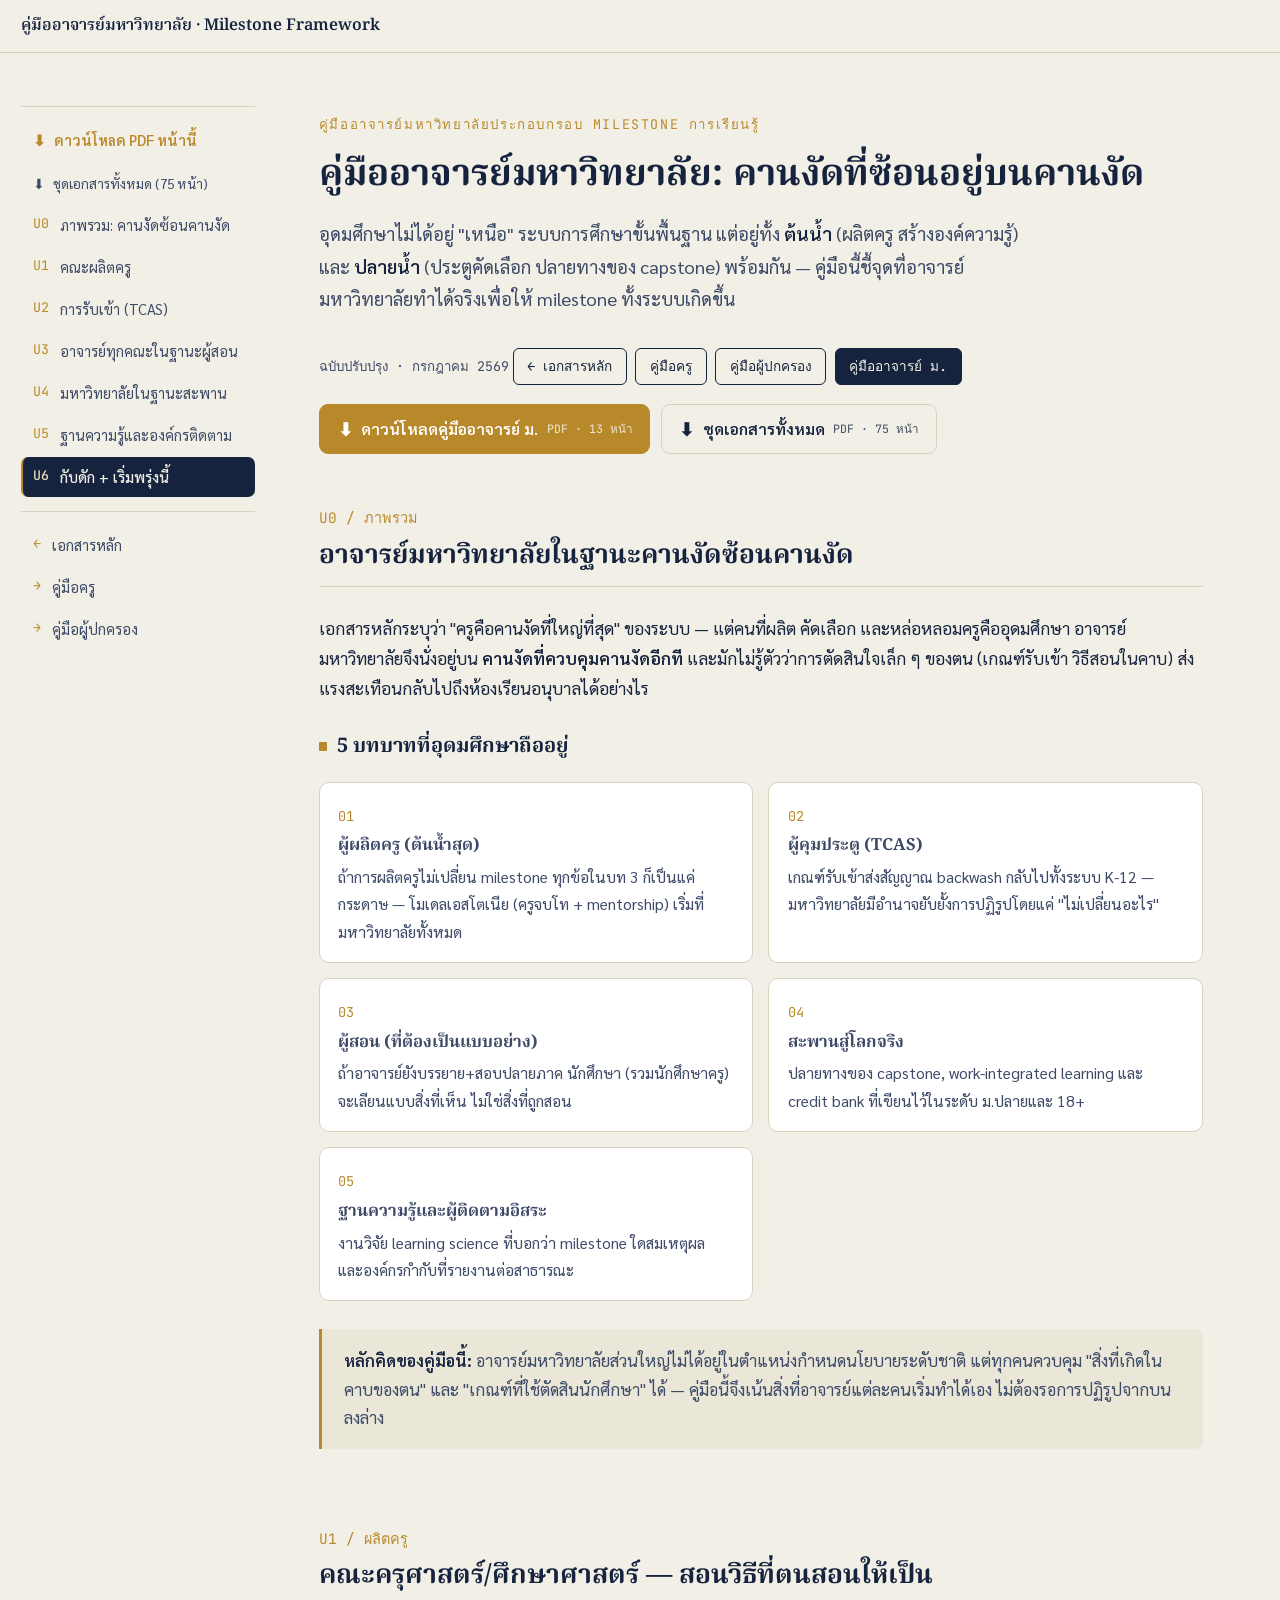
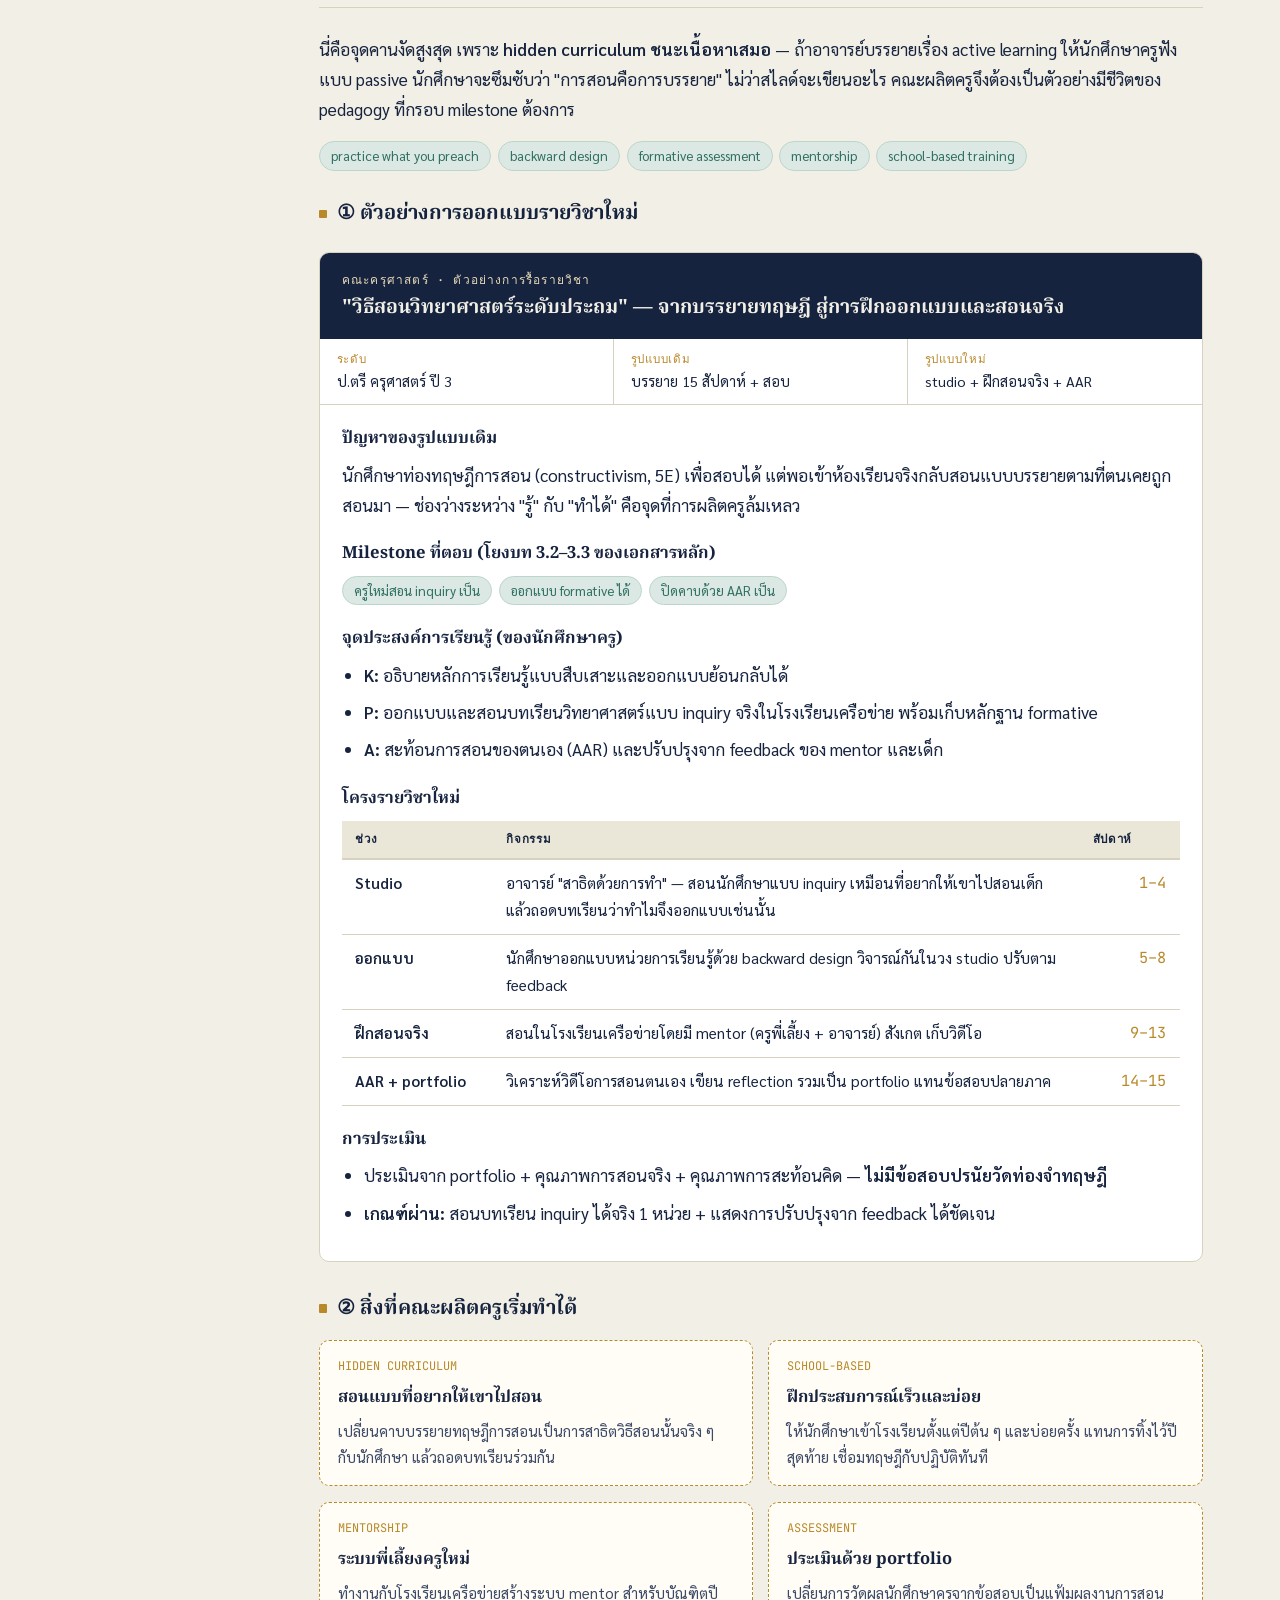
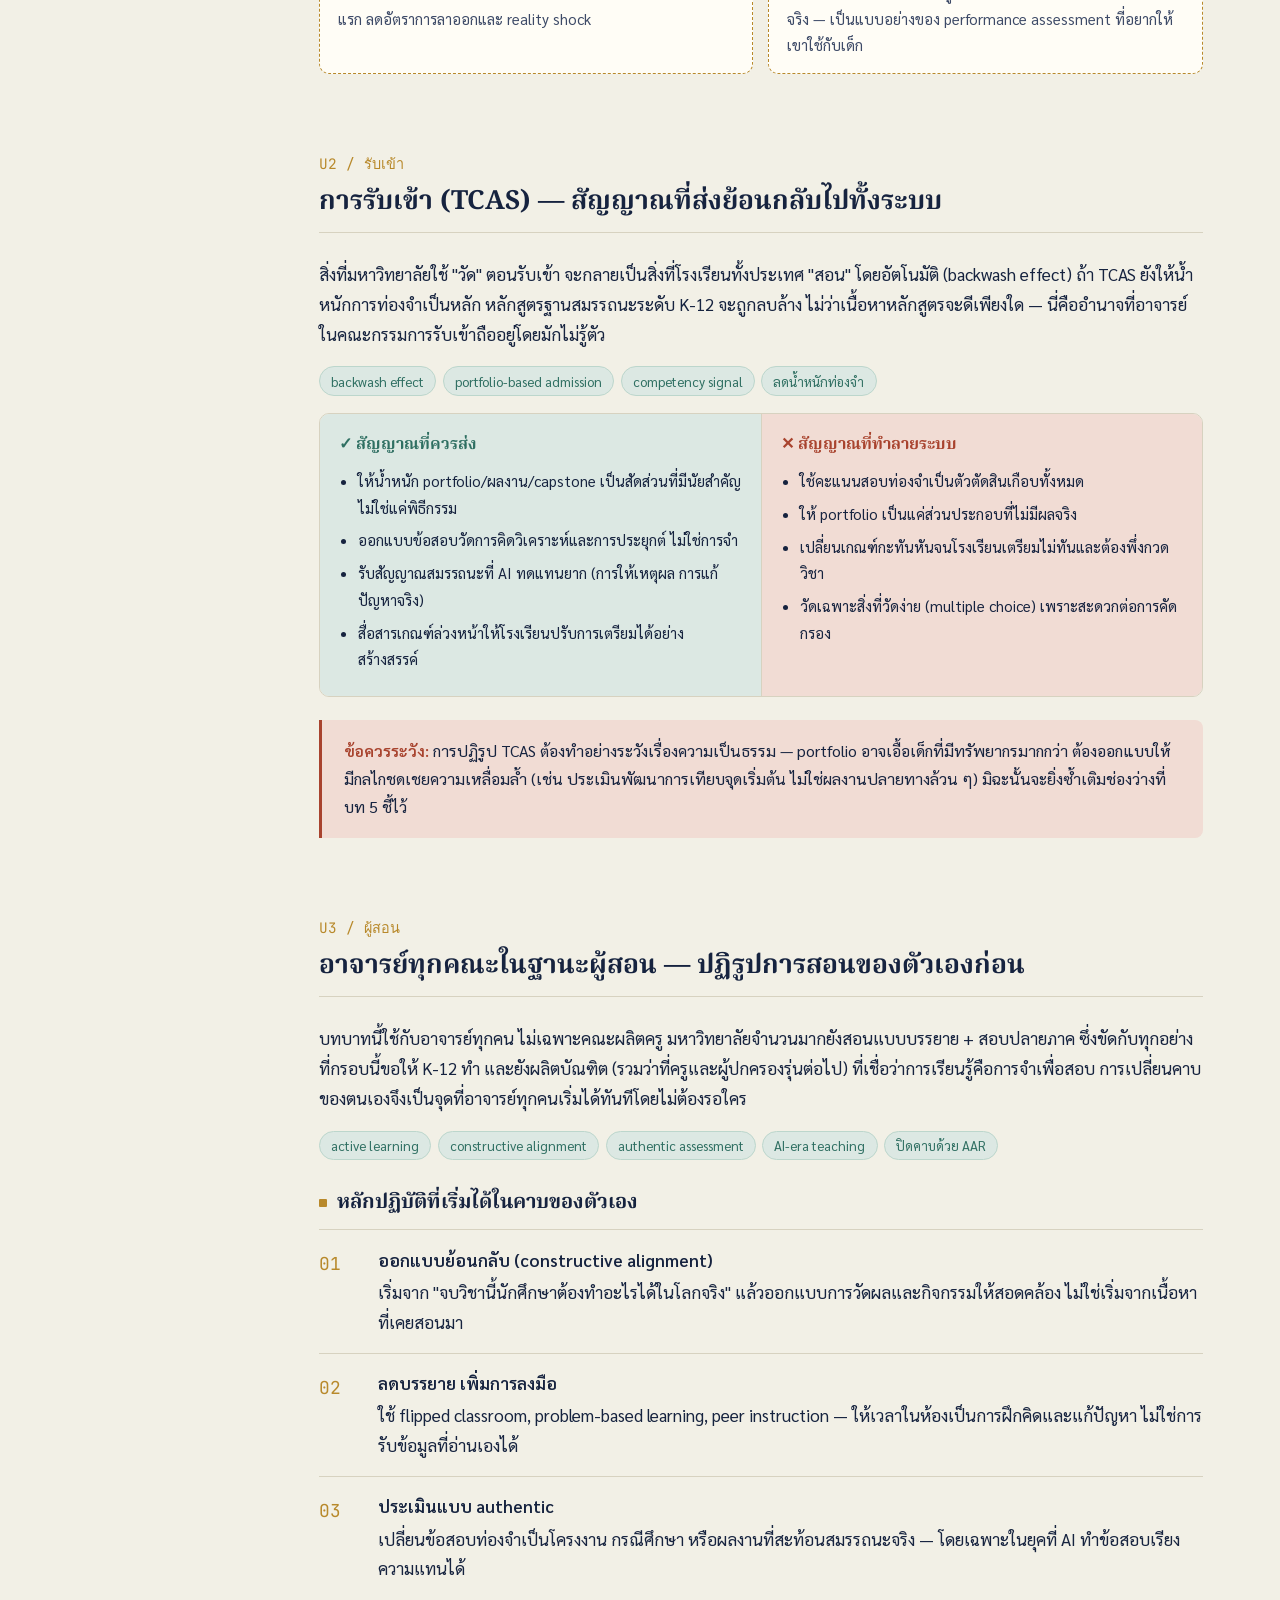
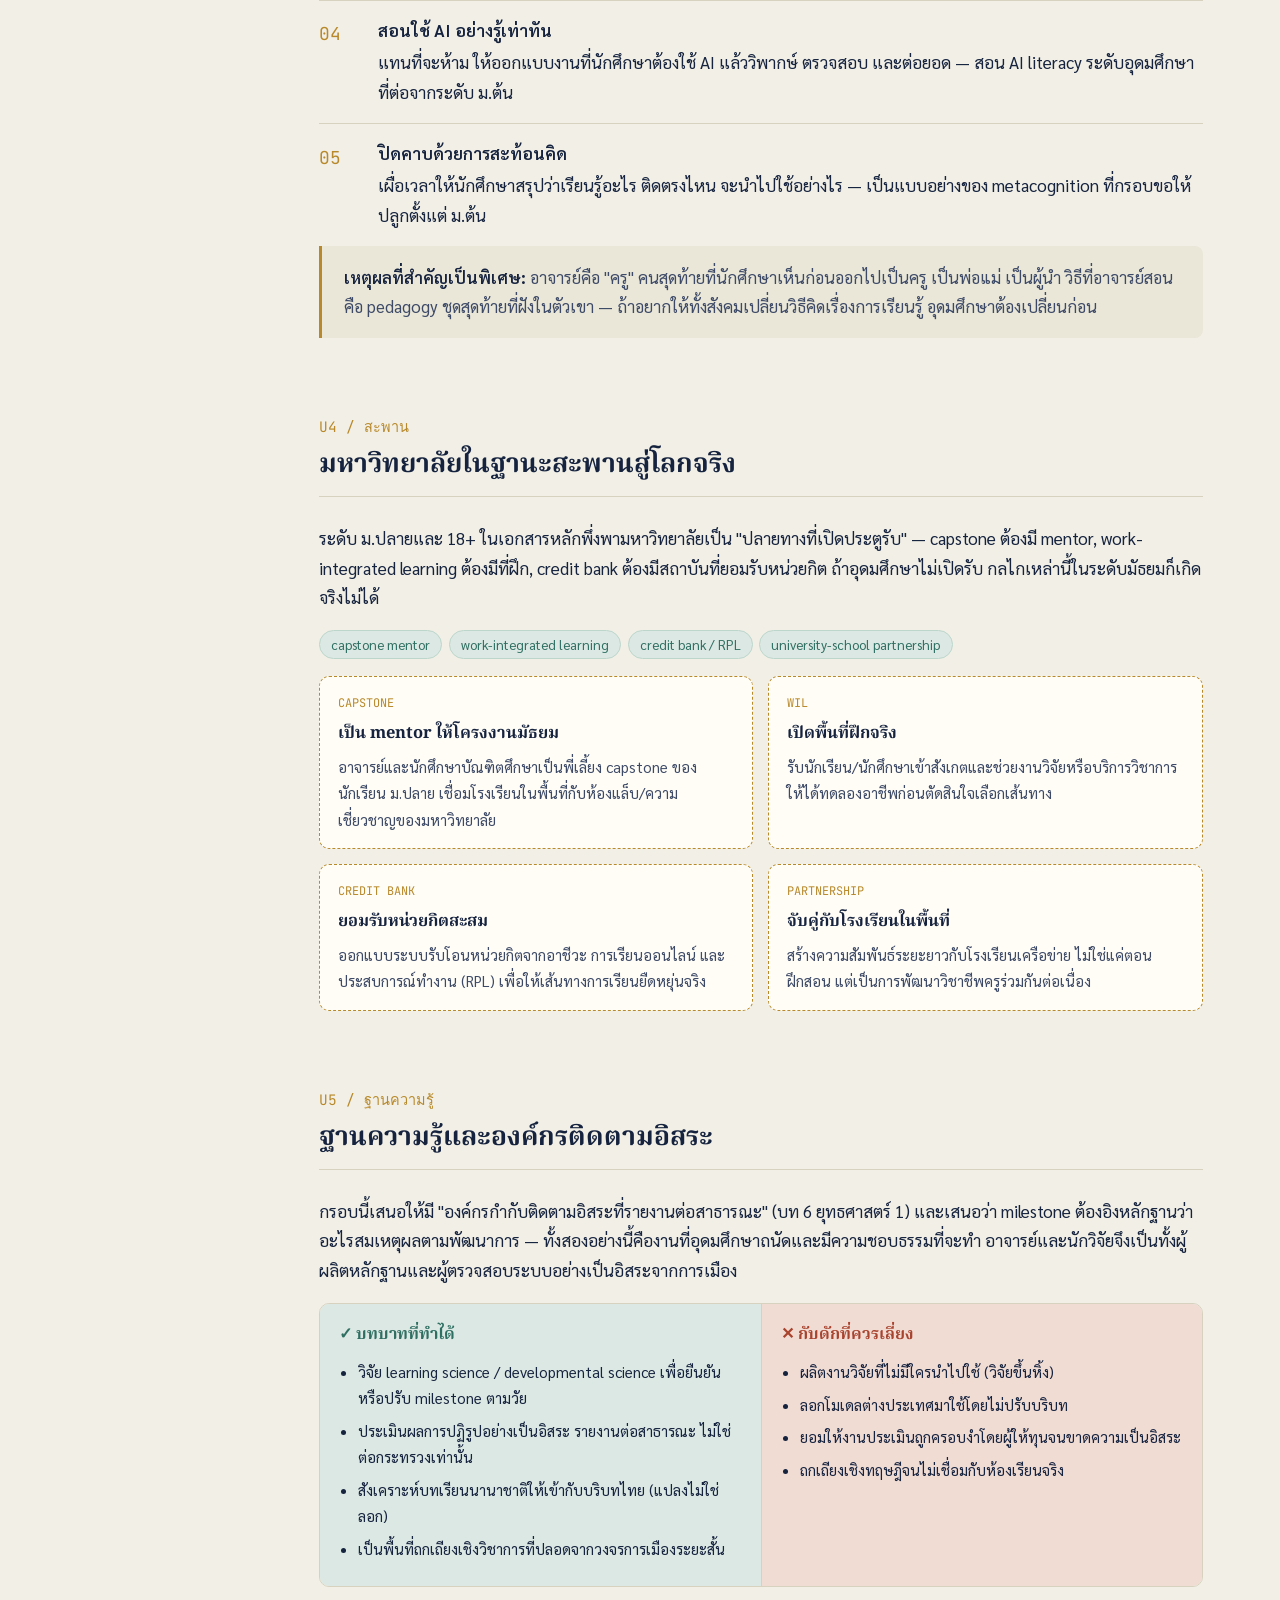
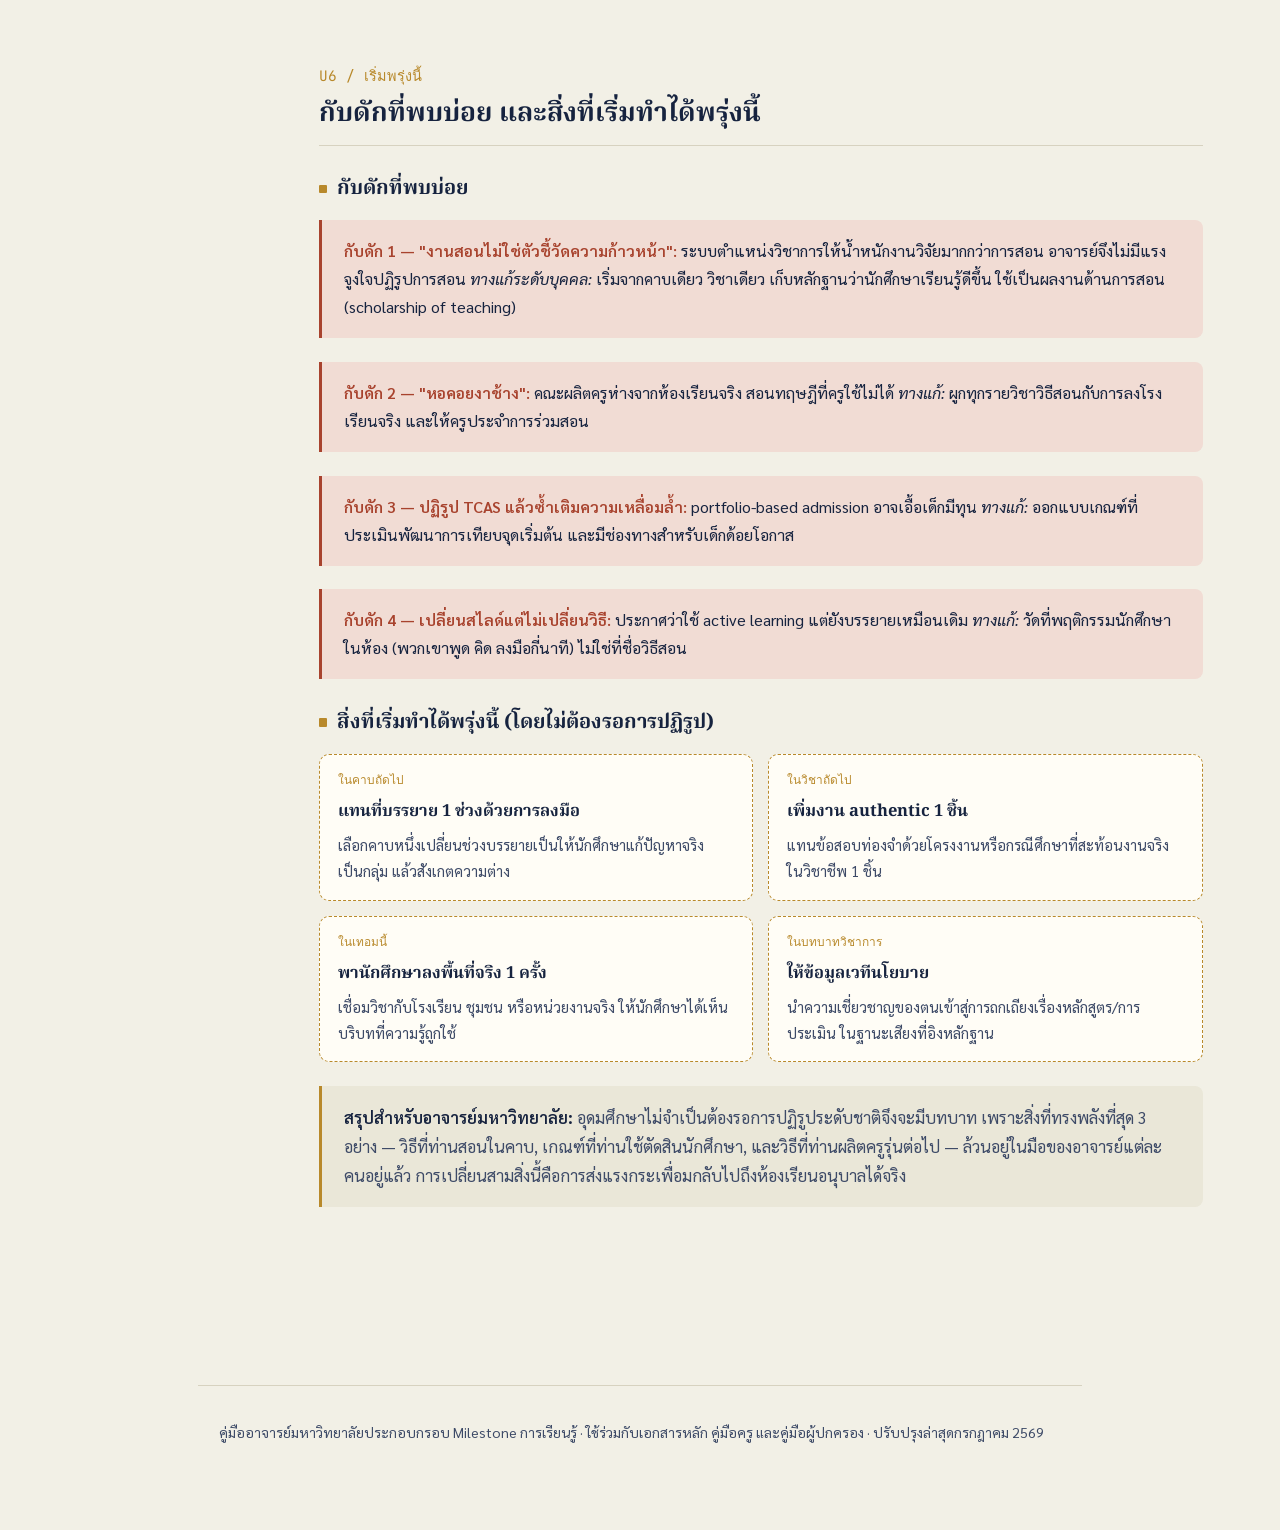
<file: university.html>
<!DOCTYPE html>
<html lang="th">
<head>
<meta charset="UTF-8">
<meta name="viewport" content="width=device-width, initial-scale=1.0">
<title>คู่มืออาจารย์มหาวิทยาลัย: คานงัดซ้อนคานงัดของระบบการศึกษา</title>
<meta name="description" content="คู่มืออาจารย์มหาวิทยาลัยประกอบกรอบ Milestone — บทบาทของอุดมศึกษาในการผลิตครู คัดเลือก สอน และเป็นสะพานสู่โลกจริง">
<link rel="preconnect" href="https://fonts.googleapis.com">
<link rel="preconnect" href="https://fonts.gstatic.com" crossorigin>
<link href="https://fonts.googleapis.com/css2?family=Noto+Serif+Thai:wght@500;600;700&family=Sarabun:wght@300;400;500;600;700&family=JetBrains+Mono:wght@400;500&display=swap" rel="stylesheet">
<link rel="stylesheet" href="style.css">
</head>
<body>

<div id="progress"></div>

<div class="topbar">
  <span class="topbar__title">คู่มืออาจารย์มหาวิทยาลัย · Milestone Framework</span>
  <button class="topbar__toggle" id="tocToggle">สารบัญ ☰</button>
</div>

<div class="shell">
  <nav class="toc" id="toc">
    <ol>
      <li class="dl-toc"><a href="hrd-university.pdf" download="คู่มืออาจารย์มหาวิทยาลัย.pdf"><span>⬇</span> ดาวน์โหลด PDF หน้านี้</a><a class="sub" href="hrd-complete.pdf" download="กรอบพัฒนาทรัพยากรมนุษย์-ชุดเอกสารฉบับสมบูรณ์.pdf"><span>⬇</span> ชุดเอกสารทั้งหมด (75 หน้า)</a></li>
      <li><a href="#u0"><span class="num">U0</span> ภาพรวม: คานงัดซ้อนคานงัด</a></li>
      <li><a href="#u1"><span class="num">U1</span> คณะผลิตครู</a></li>
      <li><a href="#u2"><span class="num">U2</span> การรับเข้า (TCAS)</a></li>
      <li><a href="#u3"><span class="num">U3</span> อาจารย์ทุกคณะในฐานะผู้สอน</a></li>
      <li><a href="#u4"><span class="num">U4</span> มหาวิทยาลัยในฐานะสะพาน</a></li>
      <li><a href="#u5"><span class="num">U5</span> ฐานความรู้และองค์กรติดตาม</a></li>
      <li><a href="#u6"><span class="num">U6</span> กับดัก + เริ่มพรุ่งนี้</a></li>
      <li style="margin-top:.8rem;border-top:1px solid var(--line);padding-top:.8rem;"><a href="index.html"><span class="num">←</span> เอกสารหลัก</a></li>
      <li><a href="teachers.html"><span class="num">→</span> คู่มือครู</a></li>
      <li><a href="parents.html"><span class="num">→</span> คู่มือผู้ปกครอง</a></li>
    </ol>
  </nav>

  <main>
    <div class="hero">
      <span class="eyebrow">คู่มืออาจารย์มหาวิทยาลัยประกอบกรอบ Milestone การเรียนรู้</span>
      <h1>คู่มืออาจารย์มหาวิทยาลัย: คานงัดที่ซ้อนอยู่บนคานงัด</h1>
      <p class="lede">อุดมศึกษาไม่ได้อยู่ "เหนือ" ระบบการศึกษาขั้นพื้นฐาน แต่อยู่ทั้ง <strong>ต้นน้ำ</strong> (ผลิตครู สร้างองค์ความรู้) และ <strong>ปลายน้ำ</strong> (ประตูคัดเลือก ปลายทางของ capstone) พร้อมกัน — คู่มือนี้ชี้จุดที่อาจารย์มหาวิทยาลัยทำได้จริงเพื่อให้ milestone ทั้งระบบเกิดขึ้น</p>
      <span class="meta">ฉบับปรับปรุง · กรกฎาคม 2569</span>
      <div class="page-switch"><a href="index.html">← เอกสารหลัก</a><a href="teachers.html">คู่มือครู</a><a href="parents.html">คู่มือผู้ปกครอง</a><a class="current" href="university.html">คู่มืออาจารย์ ม.</a></div>
      <div class="dl-bar">
        <a class="dl-btn dl-btn--primary" href="hrd-university.pdf" download="คู่มืออาจารย์มหาวิทยาลัย.pdf"><span class="ic">⬇</span> ดาวน์โหลดคู่มืออาจารย์ ม. <small>PDF · 13 หน้า</small></a>
        <a class="dl-btn dl-btn--full" href="hrd-complete.pdf" download="กรอบพัฒนาทรัพยากรมนุษย์-ชุดเอกสารฉบับสมบูรณ์.pdf"><span class="ic">⬇</span> ชุดเอกสารทั้งหมด <small>PDF · 75 หน้า</small></a>
      </div>
    </div>

    <!-- ===== U0 OVERVIEW ===== -->
    <section id="u0">
      <div class="chapter-head"><span class="num">U0 / ภาพรวม</span><h2>อาจารย์มหาวิทยาลัยในฐานะคานงัดซ้อนคานงัด</h2></div>

      <p>เอกสารหลักระบุว่า "ครูคือคานงัดที่ใหญ่ที่สุด" ของระบบ — แต่คนที่ผลิต คัดเลือก และหล่อหลอมครูคืออุดมศึกษา อาจารย์มหาวิทยาลัยจึงนั่งอยู่บน <strong>คานงัดที่ควบคุมคานงัดอีกที</strong> และมักไม่รู้ตัวว่าการตัดสินใจเล็ก ๆ ของตน (เกณฑ์รับเข้า วิธีสอนในคาบ) ส่งแรงสะเทือนกลับไปถึงห้องเรียนอนุบาลได้อย่างไร</p>

      <h3>5 บทบาทที่อุดมศึกษาถืออยู่</h3>
      <div class="pillars">
        <div class="pillar"><span class="num">01</span><h4>ผู้ผลิตครู (ต้นน้ำสุด)</h4><p>ถ้าการผลิตครูไม่เปลี่ยน milestone ทุกข้อในบท 3 ก็เป็นแค่กระดาษ — โมเดลเอสโตเนีย (ครูจบโท + mentorship) เริ่มที่มหาวิทยาลัยทั้งหมด</p></div>
        <div class="pillar"><span class="num">02</span><h4>ผู้คุมประตู (TCAS)</h4><p>เกณฑ์รับเข้าส่งสัญญาณ backwash กลับไปทั้งระบบ K-12 — มหาวิทยาลัยมีอำนาจยับยั้งการปฏิรูปโดยแค่ "ไม่เปลี่ยนอะไร"</p></div>
        <div class="pillar"><span class="num">03</span><h4>ผู้สอน (ที่ต้องเป็นแบบอย่าง)</h4><p>ถ้าอาจารย์ยังบรรยาย+สอบปลายภาค นักศึกษา (รวมนักศึกษาครู) จะเลียนแบบสิ่งที่เห็น ไม่ใช่สิ่งที่ถูกสอน</p></div>
        <div class="pillar"><span class="num">04</span><h4>สะพานสู่โลกจริง</h4><p>ปลายทางของ capstone, work-integrated learning และ credit bank ที่เขียนไว้ในระดับ ม.ปลายและ 18+</p></div>
        <div class="pillar"><span class="num">05</span><h4>ฐานความรู้และผู้ติดตามอิสระ</h4><p>งานวิจัย learning science ที่บอกว่า milestone ใดสมเหตุผล และองค์กรกำกับที่รายงานต่อสาธารณะ</p></div>
      </div>

      <div class="lead-callout"><strong>หลักคิดของคู่มือนี้:</strong> อาจารย์มหาวิทยาลัยส่วนใหญ่ไม่ได้อยู่ในตำแหน่งกำหนดนโยบายระดับชาติ แต่ทุกคนควบคุม "สิ่งที่เกิดในคาบของตน" และ "เกณฑ์ที่ใช้ตัดสินนักศึกษา" ได้ — คู่มือนี้จึงเน้นสิ่งที่อาจารย์แต่ละคนเริ่มทำได้เอง ไม่ต้องรอการปฏิรูปจากบนลงล่าง</div>
    </section>

    <!-- ===== U1 TEACHER EDUCATION ===== -->
    <section id="u1">
      <div class="chapter-head"><span class="num">U1 / ผลิตครู</span><h2>คณะครุศาสตร์/ศึกษาศาสตร์ — สอนวิธีที่ตนสอนให้เป็น</h2></div>
      <p>นี่คือจุดคานงัดสูงสุด เพราะ <strong>hidden curriculum ชนะเนื้อหาเสมอ</strong> — ถ้าอาจารย์บรรยายเรื่อง active learning ให้นักศึกษาครูฟังแบบ passive นักศึกษาจะซึมซับว่า "การสอนคือการบรรยาย" ไม่ว่าสไลด์จะเขียนอะไร คณะผลิตครูจึงต้องเป็นตัวอย่างมีชีวิตของ pedagogy ที่กรอบ milestone ต้องการ</p>
      <div class="chips"><span>practice what you preach</span><span>backward design</span><span>formative assessment</span><span>mentorship</span><span>school-based training</span></div>

      <h3>① ตัวอย่างการออกแบบรายวิชาใหม่</h3>
      <div class="lp">
        <div class="lp__head"><span class="tag">คณะครุศาสตร์ · ตัวอย่างการรื้อรายวิชา</span><h4>"วิธีสอนวิทยาศาสตร์ระดับประถม" — จากบรรยายทฤษฎี สู่การฝึกออกแบบและสอนจริง</h4></div>
        <div class="lp__meta">
          <div><span class="k">ระดับ</span>ป.ตรี ครุศาสตร์ ปี 3</div>
          <div><span class="k">รูปแบบเดิม</span>บรรยาย 15 สัปดาห์ + สอบ</div>
          <div><span class="k">รูปแบบใหม่</span>studio + ฝึกสอนจริง + AAR</div>
        </div>
        <div class="lp__body">
          <h5>ปัญหาของรูปแบบเดิม</h5>
          <p>นักศึกษาท่องทฤษฎีการสอน (constructivism, 5E) เพื่อสอบได้ แต่พอเข้าห้องเรียนจริงกลับสอนแบบบรรยายตามที่ตนเคยถูกสอนมา — ช่องว่างระหว่าง "รู้" กับ "ทำได้" คือจุดที่การผลิตครูล้มเหลว</p>

          <h5>Milestone ที่ตอบ (โยงบท 3.2–3.3 ของเอกสารหลัก)</h5>
          <div class="chips"><span>ครูใหม่สอน inquiry เป็น</span><span>ออกแบบ formative ได้</span><span>ปิดคาบด้วย AAR เป็น</span></div>

          <h5>จุดประสงค์การเรียนรู้ (ของนักศึกษาครู)</h5>
          <ul>
            <li><strong>K:</strong> อธิบายหลักการเรียนรู้แบบสืบเสาะและออกแบบย้อนกลับได้</li>
            <li><strong>P:</strong> ออกแบบและสอนบทเรียนวิทยาศาสตร์แบบ inquiry จริงในโรงเรียนเครือข่าย พร้อมเก็บหลักฐาน formative</li>
            <li><strong>A:</strong> สะท้อนการสอนของตนเอง (AAR) และปรับปรุงจาก feedback ของ mentor และเด็ก</li>
          </ul>

          <h5>โครงรายวิชาใหม่</h5>
          <table class="lp-steps">
            <thead><tr><th>ช่วง</th><th>กิจกรรม</th><th>สัปดาห์</th></tr></thead>
            <tbody>
              <tr><td>Studio</td><td>อาจารย์ "สาธิตด้วยการทำ" — สอนนักศึกษาแบบ inquiry เหมือนที่อยากให้เขาไปสอนเด็ก แล้วถอดบทเรียนว่าทำไมจึงออกแบบเช่นนั้น</td><td>1–4</td></tr>
              <tr><td>ออกแบบ</td><td>นักศึกษาออกแบบหน่วยการเรียนรู้ด้วย backward design วิจารณ์กันในวง studio ปรับตาม feedback</td><td>5–8</td></tr>
              <tr><td>ฝึกสอนจริง</td><td>สอนในโรงเรียนเครือข่ายโดยมี mentor (ครูพี่เลี้ยง + อาจารย์) สังเกต เก็บวิดีโอ</td><td>9–13</td></tr>
              <tr><td>AAR + portfolio</td><td>วิเคราะห์วิดีโอการสอนตนเอง เขียน reflection รวมเป็น portfolio แทนข้อสอบปลายภาค</td><td>14–15</td></tr>
            </tbody>
          </table>

          <h5>การประเมิน</h5>
          <ul>
            <li>ประเมินจาก portfolio + คุณภาพการสอนจริง + คุณภาพการสะท้อนคิด — <strong>ไม่มีข้อสอบปรนัยวัดท่องจำทฤษฎี</strong></li>
            <li><strong>เกณฑ์ผ่าน:</strong> สอนบทเรียน inquiry ได้จริง 1 หน่วย + แสดงการปรับปรุงจาก feedback ได้ชัดเจน</li>
          </ul>
        </div>
      </div>

      <h3>② สิ่งที่คณะผลิตครูเริ่มทำได้</h3>
      <div class="act-grid">
        <div class="act"><span class="actmeta">HIDDEN CURRICULUM</span><h5>สอนแบบที่อยากให้เขาไปสอน</h5><p>เปลี่ยนคาบบรรยายทฤษฎีการสอนเป็นการสาธิตวิธีสอนนั้นจริง ๆ กับนักศึกษา แล้วถอดบทเรียนร่วมกัน</p></div>
        <div class="act"><span class="actmeta">SCHOOL-BASED</span><h5>ฝึกประสบการณ์เร็วและบ่อย</h5><p>ให้นักศึกษาเข้าโรงเรียนตั้งแต่ปีต้น ๆ และบ่อยครั้ง แทนการทิ้งไว้ปีสุดท้าย เชื่อมทฤษฎีกับปฏิบัติทันที</p></div>
        <div class="act"><span class="actmeta">MENTORSHIP</span><h5>ระบบพี่เลี้ยงครูใหม่</h5><p>ทำงานกับโรงเรียนเครือข่ายสร้างระบบ mentor สำหรับบัณฑิตปีแรก ลดอัตราการลาออกและ reality shock</p></div>
        <div class="act"><span class="actmeta">ASSESSMENT</span><h5>ประเมินด้วย portfolio</h5><p>เปลี่ยนการวัดผลนักศึกษาครูจากข้อสอบเป็นแฟ้มผลงานการสอนจริง — เป็นแบบอย่างของ performance assessment ที่อยากให้เขาใช้กับเด็ก</p></div>
      </div>
    </section>

    <!-- ===== U2 ADMISSIONS ===== -->
    <section id="u2">
      <div class="chapter-head"><span class="num">U2 / รับเข้า</span><h2>การรับเข้า (TCAS) — สัญญาณที่ส่งย้อนกลับไปทั้งระบบ</h2></div>
      <p>สิ่งที่มหาวิทยาลัยใช้ "วัด" ตอนรับเข้า จะกลายเป็นสิ่งที่โรงเรียนทั้งประเทศ "สอน" โดยอัตโนมัติ (backwash effect) ถ้า TCAS ยังให้น้ำหนักการท่องจำเป็นหลัก หลักสูตรฐานสมรรถนะระดับ K-12 จะถูกลบล้าง ไม่ว่าเนื้อหาหลักสูตรจะดีเพียงใด — นี่คืออำนาจที่อาจารย์ในคณะกรรมการรับเข้าถืออยู่โดยมักไม่รู้ตัว</p>
      <div class="chips"><span>backwash effect</span><span>portfolio-based admission</span><span>competency signal</span><span>ลดน้ำหนักท่องจำ</span></div>

      <div class="do-dont">
        <div class="do-col">
          <h5>✓ สัญญาณที่ควรส่ง</h5>
          <ul>
            <li>ให้น้ำหนัก portfolio/ผลงาน/capstone เป็นสัดส่วนที่มีนัยสำคัญ ไม่ใช่แค่พิธีกรรม</li>
            <li>ออกแบบข้อสอบวัดการคิดวิเคราะห์และการประยุกต์ ไม่ใช่การจำ</li>
            <li>รับสัญญาณสมรรถนะที่ AI ทดแทนยาก (การให้เหตุผล การแก้ปัญหาจริง)</li>
            <li>สื่อสารเกณฑ์ล่วงหน้าให้โรงเรียนปรับการเตรียมได้อย่างสร้างสรรค์</li>
          </ul>
        </div>
        <div class="dont-col">
          <h5>✕ สัญญาณที่ทำลายระบบ</h5>
          <ul>
            <li>ใช้คะแนนสอบท่องจำเป็นตัวตัดสินเกือบทั้งหมด</li>
            <li>ให้ portfolio เป็นแค่ส่วนประกอบที่ไม่มีผลจริง</li>
            <li>เปลี่ยนเกณฑ์กะทันหันจนโรงเรียนเตรียมไม่ทันและต้องพึ่งกวดวิชา</li>
            <li>วัดเฉพาะสิ่งที่วัดง่าย (multiple choice) เพราะสะดวกต่อการคัดกรอง</li>
          </ul>
        </div>
      </div>
      <div class="warn"><strong>ข้อควรระวัง:</strong> การปฏิรูป TCAS ต้องทำอย่างระวังเรื่องความเป็นธรรม — portfolio อาจเอื้อเด็กที่มีทรัพยากรมากกว่า ต้องออกแบบให้มีกลไกชดเชยความเหลื่อมล้ำ (เช่น ประเมินพัฒนาการเทียบจุดเริ่มต้น ไม่ใช่ผลงานปลายทางล้วน ๆ) มิฉะนั้นจะยิ่งซ้ำเติมช่องว่างที่บท 5 ชี้ไว้</div>
    </section>

    <!-- ===== U3 ALL FACULTY AS TEACHERS ===== -->
    <section id="u3">
      <div class="chapter-head"><span class="num">U3 / ผู้สอน</span><h2>อาจารย์ทุกคณะในฐานะผู้สอน — ปฏิรูปการสอนของตัวเองก่อน</h2></div>
      <p>บทบาทนี้ใช้กับอาจารย์ทุกคน ไม่เฉพาะคณะผลิตครู มหาวิทยาลัยจำนวนมากยังสอนแบบบรรยาย + สอบปลายภาค ซึ่งขัดกับทุกอย่างที่กรอบนี้ขอให้ K-12 ทำ และยังผลิตบัณฑิต (รวมว่าที่ครูและผู้ปกครองรุ่นต่อไป) ที่เชื่อว่าการเรียนรู้คือการจำเพื่อสอบ การเปลี่ยนคาบของตนเองจึงเป็นจุดที่อาจารย์ทุกคนเริ่มได้ทันทีโดยไม่ต้องรอใคร</p>
      <div class="chips"><span>active learning</span><span>constructive alignment</span><span>authentic assessment</span><span>AI-era teaching</span><span>ปิดคาบด้วย AAR</span></div>

      <h3>หลักปฏิบัติที่เริ่มได้ในคาบของตัวเอง</h3>
      <div class="principle"><span class="idx">01</span><div><strong>ออกแบบย้อนกลับ (constructive alignment)</strong>เริ่มจาก "จบวิชานี้นักศึกษาต้องทำอะไรได้ในโลกจริง" แล้วออกแบบการวัดผลและกิจกรรมให้สอดคล้อง ไม่ใช่เริ่มจากเนื้อหาที่เคยสอนมา</div></div>
      <div class="principle"><span class="idx">02</span><div><strong>ลดบรรยาย เพิ่มการลงมือ</strong>ใช้ flipped classroom, problem-based learning, peer instruction — ให้เวลาในห้องเป็นการฝึกคิดและแก้ปัญหา ไม่ใช่การรับข้อมูลที่อ่านเองได้</div></div>
      <div class="principle"><span class="idx">03</span><div><strong>ประเมินแบบ authentic</strong>เปลี่ยนข้อสอบท่องจำเป็นโครงงาน กรณีศึกษา หรือผลงานที่สะท้อนสมรรถนะจริง — โดยเฉพาะในยุคที่ AI ทำข้อสอบเรียงความแทนได้</div></div>
      <div class="principle"><span class="idx">04</span><div><strong>สอนใช้ AI อย่างรู้เท่าทัน</strong>แทนที่จะห้าม ให้ออกแบบงานที่นักศึกษาต้องใช้ AI แล้ววิพากษ์ ตรวจสอบ และต่อยอด — สอน AI literacy ระดับอุดมศึกษาที่ต่อจากระดับ ม.ต้น</div></div>
      <div class="principle"><span class="idx">05</span><div><strong>ปิดคาบด้วยการสะท้อนคิด</strong>เผื่อเวลาให้นักศึกษาสรุปว่าเรียนรู้อะไร ติดตรงไหน จะนำไปใช้อย่างไร — เป็นแบบอย่างของ metacognition ที่กรอบขอให้ปลูกตั้งแต่ ม.ต้น</div></div>

      <div class="lead-callout"><strong>เหตุผลที่สำคัญเป็นพิเศษ:</strong> อาจารย์คือ "ครู" คนสุดท้ายที่นักศึกษาเห็นก่อนออกไปเป็นครู เป็นพ่อแม่ เป็นผู้นำ วิธีที่อาจารย์สอนคือ pedagogy ชุดสุดท้ายที่ฝังในตัวเขา — ถ้าอยากให้ทั้งสังคมเปลี่ยนวิธีคิดเรื่องการเรียนรู้ อุดมศึกษาต้องเปลี่ยนก่อน</div>
    </section>

    <!-- ===== U4 BRIDGE ===== -->
    <section id="u4">
      <div class="chapter-head"><span class="num">U4 / สะพาน</span><h2>มหาวิทยาลัยในฐานะสะพานสู่โลกจริง</h2></div>
      <p>ระดับ ม.ปลายและ 18+ ในเอกสารหลักพึ่งพามหาวิทยาลัยเป็น "ปลายทางที่เปิดประตูรับ" — capstone ต้องมี mentor, work-integrated learning ต้องมีที่ฝึก, credit bank ต้องมีสถาบันที่ยอมรับหน่วยกิต ถ้าอุดมศึกษาไม่เปิดรับ กลไกเหล่านี้ในระดับมัธยมก็เกิดจริงไม่ได้</p>
      <div class="chips"><span>capstone mentor</span><span>work-integrated learning</span><span>credit bank / RPL</span><span>university-school partnership</span></div>

      <div class="act-grid">
        <div class="act"><span class="actmeta">CAPSTONE</span><h5>เป็น mentor ให้โครงงานมัธยม</h5><p>อาจารย์และนักศึกษาบัณฑิตศึกษาเป็นพี่เลี้ยง capstone ของนักเรียน ม.ปลาย เชื่อมโรงเรียนในพื้นที่กับห้องแล็บ/ความเชี่ยวชาญของมหาวิทยาลัย</p></div>
        <div class="act"><span class="actmeta">WIL</span><h5>เปิดพื้นที่ฝึกจริง</h5><p>รับนักเรียน/นักศึกษาเข้าสังเกตและช่วยงานวิจัยหรือบริการวิชาการ ให้ได้ทดลองอาชีพก่อนตัดสินใจเลือกเส้นทาง</p></div>
        <div class="act"><span class="actmeta">CREDIT BANK</span><h5>ยอมรับหน่วยกิตสะสม</h5><p>ออกแบบระบบรับโอนหน่วยกิตจากอาชีวะ การเรียนออนไลน์ และประสบการณ์ทำงาน (RPL) เพื่อให้เส้นทางการเรียนยืดหยุ่นจริง</p></div>
        <div class="act"><span class="actmeta">PARTNERSHIP</span><h5>จับคู่กับโรงเรียนในพื้นที่</h5><p>สร้างความสัมพันธ์ระยะยาวกับโรงเรียนเครือข่าย ไม่ใช่แค่ตอนฝึกสอน แต่เป็นการพัฒนาวิชาชีพครูร่วมกันต่อเนื่อง</p></div>
      </div>
    </section>

    <!-- ===== U5 KNOWLEDGE BASE ===== -->
    <section id="u5">
      <div class="chapter-head"><span class="num">U5 / ฐานความรู้</span><h2>ฐานความรู้และองค์กรติดตามอิสระ</h2></div>
      <p>กรอบนี้เสนอให้มี "องค์กรกำกับติดตามอิสระที่รายงานต่อสาธารณะ" (บท 6 ยุทธศาสตร์ 1) และเสนอว่า milestone ต้องอิงหลักฐานว่าอะไรสมเหตุผลตามพัฒนาการ — ทั้งสองอย่างนี้คืองานที่อุดมศึกษาถนัดและมีความชอบธรรมที่จะทำ อาจารย์และนักวิจัยจึงเป็นทั้งผู้ผลิตหลักฐานและผู้ตรวจสอบระบบอย่างเป็นอิสระจากการเมือง</p>

      <div class="do-dont">
        <div class="do-col">
          <h5>✓ บทบาทที่ทำได้</h5>
          <ul>
            <li>วิจัย learning science / developmental science เพื่อยืนยันหรือปรับ milestone ตามวัย</li>
            <li>ประเมินผลการปฏิรูปอย่างเป็นอิสระ รายงานต่อสาธารณะ ไม่ใช่ต่อกระทรวงเท่านั้น</li>
            <li>สังเคราะห์บทเรียนนานาชาติให้เข้ากับบริบทไทย (แปลงไม่ใช่ลอก)</li>
            <li>เป็นพื้นที่ถกเถียงเชิงวิชาการที่ปลอดจากวงจรการเมืองระยะสั้น</li>
          </ul>
        </div>
        <div class="dont-col">
          <h5>✕ กับดักที่ควรเลี่ยง</h5>
          <ul>
            <li>ผลิตงานวิจัยที่ไม่มีใครนำไปใช้ (วิจัยขึ้นหิ้ง)</li>
            <li>ลอกโมเดลต่างประเทศมาใช้โดยไม่ปรับบริบท</li>
            <li>ยอมให้งานประเมินถูกครอบงำโดยผู้ให้ทุนจนขาดความเป็นอิสระ</li>
            <li>ถกเถียงเชิงทฤษฎีจนไม่เชื่อมกับห้องเรียนจริง</li>
          </ul>
        </div>
      </div>
    </section>

    <!-- ===== U6 PITFALLS + START TOMORROW ===== -->
    <section id="u6">
      <div class="chapter-head"><span class="num">U6 / เริ่มพรุ่งนี้</span><h2>กับดักที่พบบ่อย และสิ่งที่เริ่มทำได้พรุ่งนี้</h2></div>

      <h3>กับดักที่พบบ่อย</h3>
      <div class="warn"><strong>กับดัก 1 — "งานสอนไม่ใช่ตัวชี้วัดความก้าวหน้า":</strong> ระบบตำแหน่งวิชาการให้น้ำหนักงานวิจัยมากกว่าการสอน อาจารย์จึงไม่มีแรงจูงใจปฏิรูปการสอน <em>ทางแก้ระดับบุคคล:</em> เริ่มจากคาบเดียว วิชาเดียว เก็บหลักฐานว่านักศึกษาเรียนรู้ดีขึ้น ใช้เป็นผลงานด้านการสอน (scholarship of teaching)</div>
      <div class="warn"><strong>กับดัก 2 — "หอคอยงาช้าง":</strong> คณะผลิตครูห่างจากห้องเรียนจริง สอนทฤษฎีที่ครูใช้ไม่ได้ <em>ทางแก้:</em> ผูกทุกรายวิชาวิธีสอนกับการลงโรงเรียนจริง และให้ครูประจำการร่วมสอน</div>
      <div class="warn"><strong>กับดัก 3 — ปฏิรูป TCAS แล้วซ้ำเติมความเหลื่อมล้ำ:</strong> portfolio-based admission อาจเอื้อเด็กมีทุน <em>ทางแก้:</em> ออกแบบเกณฑ์ที่ประเมินพัฒนาการเทียบจุดเริ่มต้น และมีช่องทางสำหรับเด็กด้อยโอกาส</div>
      <div class="warn"><strong>กับดัก 4 — เปลี่ยนสไลด์แต่ไม่เปลี่ยนวิธี:</strong> ประกาศว่าใช้ active learning แต่ยังบรรยายเหมือนเดิม <em>ทางแก้:</em> วัดที่พฤติกรรมนักศึกษาในห้อง (พวกเขาพูด คิด ลงมือกี่นาที) ไม่ใช่ที่ชื่อวิธีสอน</div>

      <h3>สิ่งที่เริ่มทำได้พรุ่งนี้ (โดยไม่ต้องรอการปฏิรูป)</h3>
      <div class="act-grid">
        <div class="act"><span class="actmeta">ในคาบถัดไป</span><h5>แทนที่บรรยาย 1 ช่วงด้วยการลงมือ</h5><p>เลือกคาบหนึ่งเปลี่ยนช่วงบรรยายเป็นให้นักศึกษาแก้ปัญหาจริงเป็นกลุ่ม แล้วสังเกตความต่าง</p></div>
        <div class="act"><span class="actmeta">ในวิชาถัดไป</span><h5>เพิ่มงาน authentic 1 ชิ้น</h5><p>แทนข้อสอบท่องจำด้วยโครงงานหรือกรณีศึกษาที่สะท้อนงานจริงในวิชาชีพ 1 ชิ้น</p></div>
        <div class="act"><span class="actmeta">ในเทอมนี้</span><h5>พานักศึกษาลงพื้นที่จริง 1 ครั้ง</h5><p>เชื่อมวิชากับโรงเรียน ชุมชน หรือหน่วยงานจริง ให้นักศึกษาได้เห็นบริบทที่ความรู้ถูกใช้</p></div>
        <div class="act"><span class="actmeta">ในบทบาทวิชาการ</span><h5>ให้ข้อมูลเวทีนโยบาย</h5><p>นำความเชี่ยวชาญของตนเข้าสู่การถกเถียงเรื่องหลักสูตร/การประเมิน ในฐานะเสียงที่อิงหลักฐาน</p></div>
      </div>

      <div class="lead-callout"><strong>สรุปสำหรับอาจารย์มหาวิทยาลัย:</strong> อุดมศึกษาไม่จำเป็นต้องรอการปฏิรูประดับชาติจึงจะมีบทบาท เพราะสิ่งที่ทรงพลังที่สุด 3 อย่าง — วิธีที่ท่านสอนในคาบ, เกณฑ์ที่ท่านใช้ตัดสินนักศึกษา, และวิธีที่ท่านผลิตครูรุ่นต่อไป — ล้วนอยู่ในมือของอาจารย์แต่ละคนอยู่แล้ว การเปลี่ยนสามสิ่งนี้คือการส่งแรงกระเพื่อมกลับไปถึงห้องเรียนอนุบาลได้จริง</div>
    </section>
  </main>
</div>

<footer>
  <p>คู่มืออาจารย์มหาวิทยาลัยประกอบกรอบ Milestone การเรียนรู้ · ใช้ร่วมกับเอกสารหลัก คู่มือครู และคู่มือผู้ปกครอง · ปรับปรุงล่าสุดกรกฎาคม 2569</p>
</footer>

<script>
  const bar = document.getElementById('progress');
  function updateProgress(){
    const h = document.documentElement;
    bar.style.width = (h.scrollTop)/(h.scrollHeight - h.clientHeight)*100 + '%';
  }
  document.addEventListener('scroll', updateProgress, {passive:true});
  updateProgress();

  const toc = document.getElementById('toc');
  document.getElementById('tocToggle').addEventListener('click', () => toc.classList.toggle('open'));
  toc.querySelectorAll('a').forEach(a => a.addEventListener('click', () => toc.classList.remove('open')));

  const links = Array.from(document.querySelectorAll("nav.toc a[href^='#']"));
  const sections = links.map(l => document.querySelector(l.getAttribute('href')));
  const io = new IntersectionObserver((entries) => {
    entries.forEach(entry => {
      if (entry.isIntersecting){
        const link = links.find(l => l.getAttribute('href') === '#'+entry.target.id);
        if (link){ links.forEach(l => l.classList.remove('active')); link.classList.add('active'); }
      }
    });
  }, { rootMargin: '-10% 0px -70% 0px', threshold: 0 });
  sections.forEach(s => s && io.observe(s));
</script>
</body>
</html>
</file>
<file: style.css>
:root{
    --paper:#F2F0E6;
    --paper-2:#EAE7D8;
    --ink:#16233F;
    --ink-soft:#3D4A67;
    --gold:#B8892B;
    --gold-soft:#E9DBB8;
    --teal:#2F6F62;
    --teal-soft:#DCE8E3;
    --brick:#A8432E;
    --brick-soft:#F1DCD4;
    --line:#D7D2C0;
    --maxw:52rem;
    --radius:10px;
    font-size:17px;
  }
  *{box-sizing:border-box;}
  html{scroll-behavior:smooth;}
  body{
    margin:0;
    background:var(--paper);
    color:var(--ink);
    font-family:"Sarabun",sans-serif;
    line-height:1.75;
    -webkit-font-smoothing:antialiased;
  }
  h1,h2,h3,h4{
    font-family:"Noto Serif Thai","Sarabun",serif;
    color:var(--ink);
    line-height:1.35;
    margin:0;
  }
  .mono{
    font-family:"JetBrains Mono",monospace;
    letter-spacing:.04em;
  }
  a{color:var(--ink);}
  p{margin:0 0 1rem 0;}
  ul{margin:0 0 1rem 0;padding-left:1.3rem;}
  li{margin-bottom:.45rem;}
  strong{color:var(--ink);font-weight:600;}

  /* ---------- progress bar ---------- */
  #progress{
    position:fixed;top:0;left:0;height:3px;width:0%;
    background:linear-gradient(90deg,var(--teal),var(--gold));
    z-index:100;transition:width .1s linear;
  }

  /* ---------- top bar ---------- */
  .topbar{
    position:sticky;top:0;z-index:90;
    background:rgba(242,240,230,.92);
    backdrop-filter:blur(6px);
    border-bottom:1px solid var(--line);
    display:flex;align-items:center;justify-content:space-between;
    padding:.7rem 1.25rem;
  }
  .topbar__title{
    font-family:"Noto Serif Thai",serif;font-weight:600;font-size:.95rem;
    white-space:nowrap;overflow:hidden;text-overflow:ellipsis;
  }
  .topbar__toggle{
    display:none;background:none;border:1px solid var(--ink);border-radius:6px;
    color:var(--ink);font-family:"JetBrains Mono",monospace;font-size:.75rem;
    padding:.35rem .6rem;cursor:pointer;
  }

  /* ---------- layout ---------- */
  .shell{
    display:grid;
    grid-template-columns:15rem minmax(0,1fr);
    max-width:76rem;margin:0 auto;
    gap:0 2.5rem;
  }
  nav.toc{
    position:sticky;top:3.4rem;align-self:start;
    height:calc(100vh - 3.4rem);overflow-y:auto;
    padding:2rem 0 2rem 1.25rem;
  }
  nav.toc ol{list-style:none;margin:0;padding:0;}
  nav.toc li{margin-bottom:.15rem;}
  nav.toc a{
    display:flex;gap:.6rem;text-decoration:none;color:var(--ink-soft);
    font-size:.87rem;padding:.4rem .6rem;border-radius:7px;
    border-left:2px solid transparent;
  }
  nav.toc a .num{font-family:"JetBrains Mono",monospace;color:var(--gold);font-size:.78rem;}
  nav.toc a:hover{background:var(--paper-2);}
  nav.toc a.active{
    background:var(--ink);color:var(--paper);font-weight:500;
    border-left:2px solid var(--gold);
  }
  nav.toc a.active .num{color:var(--gold-soft);}

  main{padding:2rem 1.25rem 6rem;min-width:0;}

  /* ---------- hero ---------- */
  .hero{max-width:var(--maxw);margin:1.5rem 0 3rem;}
  .eyebrow{
    font-family:"JetBrains Mono",monospace;font-size:.78rem;letter-spacing:.12em;
    text-transform:uppercase;color:var(--gold);margin-bottom:.9rem;display:block;
  }
  .hero h1{font-size:2.15rem;font-weight:700;margin-bottom:1rem;}
  .hero .lede{font-size:1.08rem;color:var(--ink-soft);max-width:42rem;}
  .hero .meta{
    margin-top:1.4rem;font-family:"JetBrains Mono",monospace;font-size:.78rem;
    color:var(--ink-soft);
  }

  /* ---------- spine svg ---------- */
  .spine-wrap{margin:2.5rem 0 1rem;}
  .spine-wrap svg{width:100%;height:auto;display:block;}
  .spine-path{
    fill:none;stroke:var(--gold);stroke-width:2.5;
    stroke-dasharray:900;stroke-dashoffset:900;
    animation:draw 1.8s ease forwards .2s;
  }
  .spine-node circle{fill:var(--paper);stroke:var(--ink);stroke-width:2.5;}
  .spine-node.foundation circle{stroke:var(--teal);}
  .spine-node.transform circle{stroke:var(--gold);}
  .spine-label{font-family:"Sarabun";font-size:12.5px;fill:var(--ink);}
  .spine-age{font-family:"JetBrains Mono";font-size:10.5px;fill:var(--ink-soft);}
  @keyframes draw{to{stroke-dashoffset:0;}}
  @media (prefers-reduced-motion:reduce){
    .spine-path{animation:none;stroke-dashoffset:0;}
  }

  /* ---------- sections ---------- */
  section{max-width:var(--maxw);margin:0 0 4.5rem;scroll-margin-top:4.2rem;}
  section > .chapter-head{margin-bottom:1.6rem;}
  .chapter-head .num{
    font-family:"JetBrains Mono",monospace;color:var(--gold);font-size:.85rem;
    display:block;margin-bottom:.5rem;
  }
  section h2{font-size:1.55rem;border-bottom:1px solid var(--line);padding-bottom:.7rem;}
  section h3{font-size:1.18rem;margin:1.8rem 0 .7rem;color:var(--ink);}
  section h3::before{content:"";display:inline-block;width:.5rem;height:.5rem;background:var(--gold);margin-right:.55rem;border-radius:1px;vertical-align:middle;}
  section h4{font-size:1rem;margin:1.2rem 0 .5rem;color:var(--ink-soft);}

  .lead-callout{
    background:var(--paper-2);border-left:3px solid var(--gold);
    padding:1rem 1.3rem;border-radius:0 8px 8px 0;margin:0 0 1.4rem;
    font-size:.97rem;color:var(--ink-soft);
  }

  /* ---------- pillar cards (ch1) ---------- */
  .pillars{display:grid;grid-template-columns:repeat(2,1fr);gap:.9rem;margin:1.2rem 0 1.6rem;}
  .pillar{
    background:#fff;border:1px solid var(--line);border-radius:var(--radius);
    padding:1rem 1.1rem;
  }
  .pillar .num{font-family:"JetBrains Mono";color:var(--gold);font-size:.8rem;}
  .pillar h4{margin:.35rem 0 .3rem;font-size:.98rem;}
  .pillar p{margin:0;font-size:.92rem;color:var(--ink-soft);}

  /* ---------- principle list (ch2) ---------- */
  .principle{
    display:grid;grid-template-columns:2.6rem 1fr;gap:.9rem;
    padding:.9rem 0;border-top:1px solid var(--line);
  }
  .principle:first-of-type{border-top:none;}
  .principle .idx{font-family:"JetBrains Mono";color:var(--gold);font-size:1.05rem;padding-top:.15rem;}
  .principle strong{display:block;margin-bottom:.15rem;}

  .country-card{
    border:1px solid var(--line);border-radius:var(--radius);
    padding:1rem 1.2rem;margin-bottom:.9rem;background:#fff;
  }
  .country-card h4{margin:0 0 .4rem;}
  .country-card p{margin:0;font-size:.94rem;}

  /* ---------- milestone cards (ch3) ---------- */
  .age-card{
    border:1px solid var(--line);border-radius:var(--radius);
    overflow:hidden;margin-bottom:1.6rem;background:#fff;
  }
  .age-card__head{
    padding:1rem 1.3rem;border-bottom:1px solid var(--line);
    display:flex;align-items:baseline;gap:.8rem;flex-wrap:wrap;
  }
  .age-card__head .badge{
    font-family:"JetBrains Mono";font-size:.72rem;
    background:var(--ink);color:var(--paper);padding:.2rem .55rem;border-radius:5px;
  }
  .age-card__head h3{margin:0;font-size:1.15rem;}
  .age-card__head h3::before{display:none;}
  .age-card--kinder{border-top:4px solid var(--teal);}
  .age-card--early{border-top:4px solid #4B8E7A;}
  .age-card--upper{border-top:4px solid var(--gold);}
  .age-card--lower-sec{border-top:4px solid #C09A3E;}
  .age-card--upper-sec{border-top:4px solid var(--brick);}
  .age-card--tertiary{border-top:4px solid #5B4B8A;}

  table.mtbl{width:100%;border-collapse:collapse;}
  table.mtbl th{
    text-align:left;font-family:"JetBrains Mono";font-size:.72rem;
    text-transform:uppercase;letter-spacing:.06em;
    background:var(--ink);color:var(--paper);padding:.6rem .9rem;
  }
  table.mtbl td{
    padding:.75rem .9rem;font-size:.92rem;vertical-align:top;
    border-bottom:1px solid var(--line);
  }
  table.mtbl td:first-child{font-weight:600;width:17%;color:var(--ink);}
  table.mtbl tr:last-child td{border-bottom:none;}
  table.mtbl tr:nth-child(even){background:var(--paper);}
  table.mtbl ul{margin:0;padding-left:1.1rem;}
  table.mtbl li{margin-bottom:.3rem;font-size:.92rem;}

  @media (max-width:680px){
    table.mtbl thead{display:none;}
    table.mtbl, table.mtbl tbody, table.mtbl tr, table.mtbl td{display:block;width:100%;}
    table.mtbl tr{border-bottom:6px solid var(--paper);}
    table.mtbl td{border-bottom:1px solid var(--line);}
    table.mtbl td:first-child{width:auto;background:var(--paper-2);}
    table.mtbl td::before{
      content:attr(data-th);display:block;font-family:"JetBrains Mono";
      font-size:.68rem;text-transform:uppercase;letter-spacing:.06em;
      color:var(--gold);margin-bottom:.3rem;
    }
  }

  /* ---------- stats (ch5) ---------- */
  .statgrid{display:grid;grid-template-columns:repeat(3,1fr);gap:.9rem;margin:1.2rem 0 1.6rem;}
  .stat{
    background:var(--brick-soft);border-radius:var(--radius);padding:1rem 1.1rem;
    border:1px solid #e0c3ba;
  }
  .stat .num{font-family:"JetBrains Mono";font-weight:500;font-size:1.9rem;color:var(--brick);display:block;}
  .stat .label{font-size:.82rem;color:var(--ink-soft);}

  .gap-table{width:100%;border-collapse:collapse;margin:1.2rem 0 1.6rem;}
  .gap-table th{
    text-align:left;font-size:.78rem;font-family:"JetBrains Mono";
    text-transform:uppercase;letter-spacing:.05em;
    background:var(--ink);color:var(--paper);padding:.6rem .8rem;
  }
  .gap-table td{padding:.7rem .8rem;font-size:.9rem;border-bottom:1px solid var(--line);vertical-align:top;}
  .gap-table tr:nth-child(even) td{background:#fff;}
  @media (max-width:680px){
    .statgrid{grid-template-columns:1fr;}
    .gap-table thead{display:none;}
    .gap-table, .gap-table tbody, .gap-table tr, .gap-table td{display:block;width:100%;}
    .gap-table td::before{content:attr(data-th);display:block;font-family:"JetBrains Mono";font-size:.68rem;color:var(--gold);text-transform:uppercase;margin-bottom:.25rem;}
    .gap-table tr{margin-bottom:.8rem;border:1px solid var(--line);border-radius:8px;overflow:hidden;}
  }

  /* ---------- roadmap timeline (ch6) ---------- */
  .roadmap{position:relative;padding-left:1.6rem;margin:1.6rem 0;}
  .roadmap::before{
    content:"";position:absolute;left:.32rem;top:.4rem;bottom:.4rem;width:2px;
    background:linear-gradient(var(--teal),var(--gold),var(--brick));
  }
  .rphase{position:relative;padding-bottom:1.8rem;}
  .rphase:last-child{padding-bottom:0;}
  .rphase::before{
    content:"";position:absolute;left:-1.6rem;top:.3rem;width:.7rem;height:.7rem;
    background:var(--paper);border:2px solid var(--ink);border-radius:50%;
  }
  .rphase .when{font-family:"JetBrains Mono";font-size:.78rem;color:var(--gold);}
  .rphase h4{margin:.2rem 0 .5rem;font-size:1.02rem;color:var(--ink);}

  .stake-table{width:100%;border-collapse:collapse;margin:1rem 0 1.6rem;}
  .stake-table td{padding:.7rem .8rem;font-size:.9rem;border-bottom:1px solid var(--line);vertical-align:top;}
  .stake-table td:first-child{font-weight:600;width:22%;}
  @media (max-width:680px){
    .stake-table, .stake-table tbody, .stake-table tr, .stake-table td{display:block;width:100%;}
    .stake-table td:first-child{background:var(--paper-2);border-radius:6px 6px 0 0;}
  }

  /* ---------- guide (ch8) ---------- */
  .guide-card{
    background:var(--teal-soft);border:1px solid #bcd6cc;border-radius:var(--radius);
    padding:1.1rem 1.3rem;margin-bottom:1.1rem;
  }
  .guide-card h4{margin:0 0 .5rem;color:var(--teal);}
  .meta-rule{display:flex;gap:.8rem;padding:.7rem 0;border-top:1px dashed var(--line);}
  .meta-rule:first-of-type{border-top:none;}
  .meta-rule .idx{font-family:"JetBrains Mono";color:var(--teal);}

  /* ---------- refs ---------- */
  .refs{font-size:.88rem;color:var(--ink-soft);}
  .refs li{margin-bottom:.55rem;}
.refs a{color:var(--ink);text-decoration:none;border-bottom:1px solid var(--gold);transition:background .15s;}
.refs a:hover{background:var(--gold-soft);border-bottom-color:var(--ink);}
.refs a em{font-style:italic;}
.refs .ext{font-family:"JetBrains Mono",monospace;font-size:.72rem;color:var(--gold);vertical-align:super;}


  footer{
    max-width:var(--maxw);margin:0 auto;padding:2rem 1.25rem 4rem;
    font-size:.82rem;color:var(--ink-soft);border-top:1px solid var(--line);
  }

  /* focus visibility */
  a:focus-visible, button:focus-visible{outline:2px solid var(--gold);outline-offset:2px;}

  @media (max-width:900px){
    .shell{grid-template-columns:1fr;}
    nav.toc{
      position:fixed;top:3.15rem;left:0;right:0;bottom:0;height:auto;
      background:var(--paper);z-index:80;padding:1.5rem;
      transform:translateY(-110%);transition:transform .25s ease;
      border-top:1px solid var(--line);
    }
    nav.toc.open{transform:translateY(0);}
    .topbar__toggle{display:inline-block;}
    .pillars{grid-template-columns:1fr;}
    .statgrid{grid-template-columns:1fr;}
  }

/* ---------- teacher guide additions ---------- */
.page-switch{
  display:inline-flex;gap:.5rem;align-items:center;margin-top:1rem;
  font-family:"JetBrains Mono",monospace;font-size:.8rem;
}
.page-switch a{
  text-decoration:none;border:1px solid var(--ink);border-radius:6px;
  padding:.35rem .8rem;color:var(--ink);
}
.page-switch a.current{background:var(--ink);color:var(--paper);}
.page-switch a:hover:not(.current){background:var(--paper-2);}

.lp{border:1px solid var(--line);border-radius:var(--radius);background:#fff;margin:1.4rem 0 2rem;overflow:hidden;}
.lp__head{background:var(--ink);color:var(--paper);padding:1rem 1.3rem;}
.lp__head .tag{font-family:"JetBrains Mono";font-size:.7rem;letter-spacing:.1em;text-transform:uppercase;color:var(--gold-soft);display:block;margin-bottom:.25rem;}
.lp__head h4{color:var(--paper);font-size:1.15rem;margin:0;}
.lp__meta{display:grid;grid-template-columns:repeat(3,1fr);border-bottom:1px solid var(--line);}
.lp__meta div{padding:.6rem 1rem;border-right:1px solid var(--line);font-size:.85rem;}
.lp__meta div:last-child{border-right:none;}
.lp__meta .k{font-family:"JetBrains Mono";font-size:.68rem;text-transform:uppercase;letter-spacing:.06em;color:var(--gold);display:block;}
.lp__body{padding:1.1rem 1.3rem 1.3rem;}
.lp__body h5{font-family:"Noto Serif Thai",serif;font-size:.98rem;margin:1.1rem 0 .45rem;color:var(--ink);}
.lp__body h5:first-child{margin-top:0;}
.lp__body ul{margin-bottom:.6rem;}
.chips{display:flex;flex-wrap:wrap;gap:.4rem;margin-bottom:.4rem;}
.chips span{
  background:var(--teal-soft);color:var(--teal);border:1px solid #bcd6cc;
  border-radius:99px;padding:.12rem .65rem;font-size:.78rem;
}
table.lp-steps{width:100%;border-collapse:collapse;margin:.3rem 0 .6rem;}
table.lp-steps th{
  text-align:left;font-family:"JetBrains Mono";font-size:.68rem;text-transform:uppercase;
  letter-spacing:.06em;background:var(--paper-2);color:var(--ink);padding:.5rem .8rem;
  border-bottom:2px solid var(--line);
}
table.lp-steps td{padding:.6rem .8rem;font-size:.9rem;border-bottom:1px solid var(--line);vertical-align:top;}
table.lp-steps td:first-child{font-weight:600;width:18%;}
table.lp-steps td:last-child{font-family:"JetBrains Mono";white-space:nowrap;color:var(--gold);text-align:right;width:12%;}
table.lp-steps tr.total td{background:var(--paper-2);font-weight:600;}
table.lp-steps tr.total td:last-child{color:var(--ink);}
@media (max-width:680px){
  .lp__meta{grid-template-columns:1fr;}
  .lp__meta div{border-right:none;border-bottom:1px solid var(--line);}
  table.lp-steps td:first-child{width:auto;}
}
.act-grid{display:grid;grid-template-columns:repeat(2,1fr);gap:.9rem;margin:1rem 0 1.4rem;}
.act{border:1px dashed var(--gold);border-radius:var(--radius);padding: .9rem 1.05rem;background:#FFFDF6;}
.act h5{margin:0 0 .3rem;font-size:.97rem;font-family:"Noto Serif Thai",serif;}
.act .actmeta{font-family:"JetBrains Mono";font-size:.7rem;color:var(--gold);display:block;margin-bottom:.4rem;}
.act p{margin:0;font-size:.88rem;color:var(--ink-soft);}
@media (max-width:680px){.act-grid{grid-template-columns:1fr;}}
.warn{
  background:var(--brick-soft);border-left:3px solid var(--brick);
  padding:1rem 1.3rem;border-radius:0 8px 8px 0;margin:1rem 0 1.4rem;font-size:.94rem;
}
.warn strong{color:var(--brick);}

/* ---------- parent guide additions ---------- */
.do-dont{display:grid;grid-template-columns:1fr 1fr;gap:0;margin:1rem 0 1.4rem;border:1px solid var(--line);border-radius:var(--radius);overflow:hidden;}
.do-dont > div{padding:1rem 1.15rem;}
.do-col{background:var(--teal-soft);}
.dont-col{background:var(--brick-soft);border-left:1px solid var(--line);}
.do-col h5,.dont-col h5{font-family:"Noto Serif Thai",serif;font-size:.95rem;margin:0 0 .55rem;display:flex;align-items:center;gap:.4rem;}
.do-col h5{color:var(--teal);}
.dont-col h5{color:var(--brick);}
.do-dont ul{margin:0;padding-left:1.1rem;}
.do-dont li{font-size:.88rem;margin-bottom:.4rem;}
@media (max-width:680px){.do-dont{grid-template-columns:1fr;}.dont-col{border-left:none;border-top:1px solid var(--line);}}

.age-band{border:1px solid var(--line);border-radius:var(--radius);background:#fff;margin:1.3rem 0 1.8rem;overflow:hidden;}
.age-band__head{padding:.9rem 1.25rem;display:flex;align-items:baseline;gap:.75rem;flex-wrap:wrap;border-bottom:1px solid var(--line);}
.age-band__head .badge{font-family:"JetBrains Mono";font-size:.72rem;color:var(--paper);background:var(--ink);padding:.2rem .55rem;border-radius:5px;}
.age-band__head h3{margin:0;font-size:1.12rem;}
.age-band__head h3::before{display:none;}
.age-band--k{border-top:4px solid var(--teal);}
.age-band--p{border-top:4px solid var(--gold);}
.age-band--s{border-top:4px solid var(--brick);}
.age-band__body{padding:1.1rem 1.25rem 1.25rem;}
.age-band__body h5{font-family:"Noto Serif Thai",serif;font-size:.95rem;margin:1rem 0 .4rem;color:var(--ink);}
.age-band__body h5:first-child{margin-top:0;}

.routine{display:flex;gap:.8rem;padding:.7rem 0;border-top:1px dashed var(--line);}
.routine:first-of-type{border-top:none;}
.routine .icon{font-family:"JetBrains Mono";color:var(--gold);font-size:.85rem;min-width:5.5rem;}
.routine .icon{font-weight:500;}

.qbank{background:var(--paper-2);border-radius:var(--radius);padding:1rem 1.25rem;margin:1rem 0 1.4rem;}
.qbank h5{margin:0 0 .5rem;font-family:"Noto Serif Thai",serif;font-size:.95rem;}
.qbank ul{margin:0;padding-left:1.1rem;}
.qbank li{font-size:.9rem;margin-bottom:.35rem;font-style:italic;color:var(--ink-soft);}

.myth{display:grid;grid-template-columns:1fr;gap:.8rem;margin:1rem 0 1.4rem;}
.myth-row{border:1px solid var(--line);border-radius:var(--radius);overflow:hidden;}
.myth-row .m{background:var(--brick-soft);padding:.7rem 1.1rem;font-size:.9rem;}
.myth-row .m strong{color:var(--brick);}
.myth-row .r{padding:.7rem 1.1rem;font-size:.9rem;background:#fff;}
.myth-row .r strong{color:var(--teal);}

/* ===== download bar (hero) ===== */
.dl-bar{display:flex;flex-wrap:wrap;gap:.6rem;margin-top:1.1rem;}
.dl-btn{
  display:inline-flex;align-items:center;gap:.5rem;
  padding:.6rem 1.05rem;border-radius:9px;
  font-family:"Sarabun",sans-serif;font-size:.92rem;font-weight:600;
  text-decoration:none;border:1.5px solid transparent;transition:transform .12s ease,box-shadow .12s ease;
}
.dl-btn .ic{font-size:1.05rem;line-height:1;}
.dl-btn--primary{background:var(--gold);color:#fff;border-color:var(--gold);}
.dl-btn--primary:hover{transform:translateY(-1px);box-shadow:0 6px 16px rgba(184,137,43,.32);}
.dl-btn--full{background:transparent;color:var(--ink);border-color:var(--line);}
.dl-btn--full:hover{border-color:var(--gold);color:var(--gold);transform:translateY(-1px);}
.dl-btn small{font-family:"JetBrains Mono",monospace;font-weight:400;font-size:.68rem;opacity:.8;}

/* download link inside the sticky TOC */
.toc .dl-toc{
  margin-top:.8rem;border-top:1px solid var(--line);padding-top:.8rem;
}
.toc .dl-toc a{
  display:flex;align-items:center;gap:.45rem;
  color:var(--gold);font-weight:600;font-size:.86rem;text-decoration:none;
}
.toc .dl-toc a:hover{text-decoration:underline;}
.toc .dl-toc a.sub{color:var(--ink-soft);font-weight:400;font-size:.8rem;margin-top:.35rem;}
</file>
